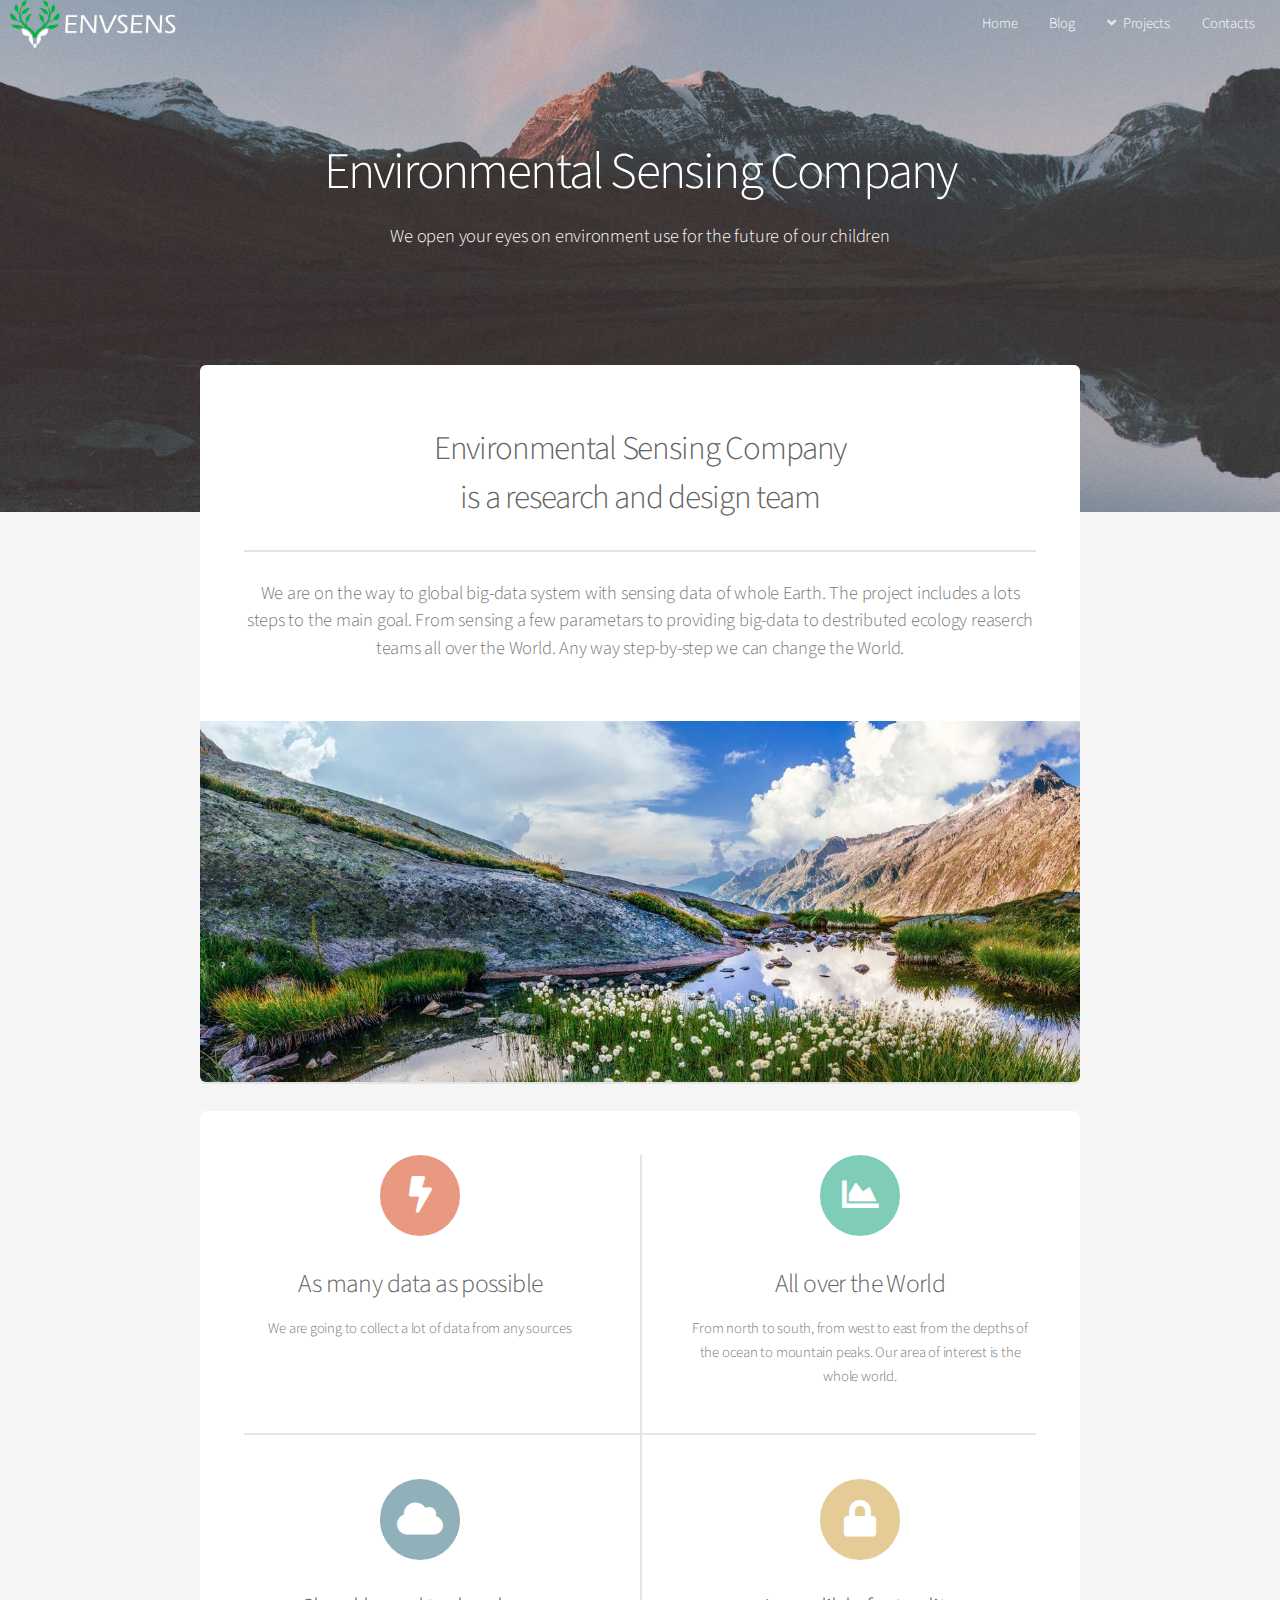
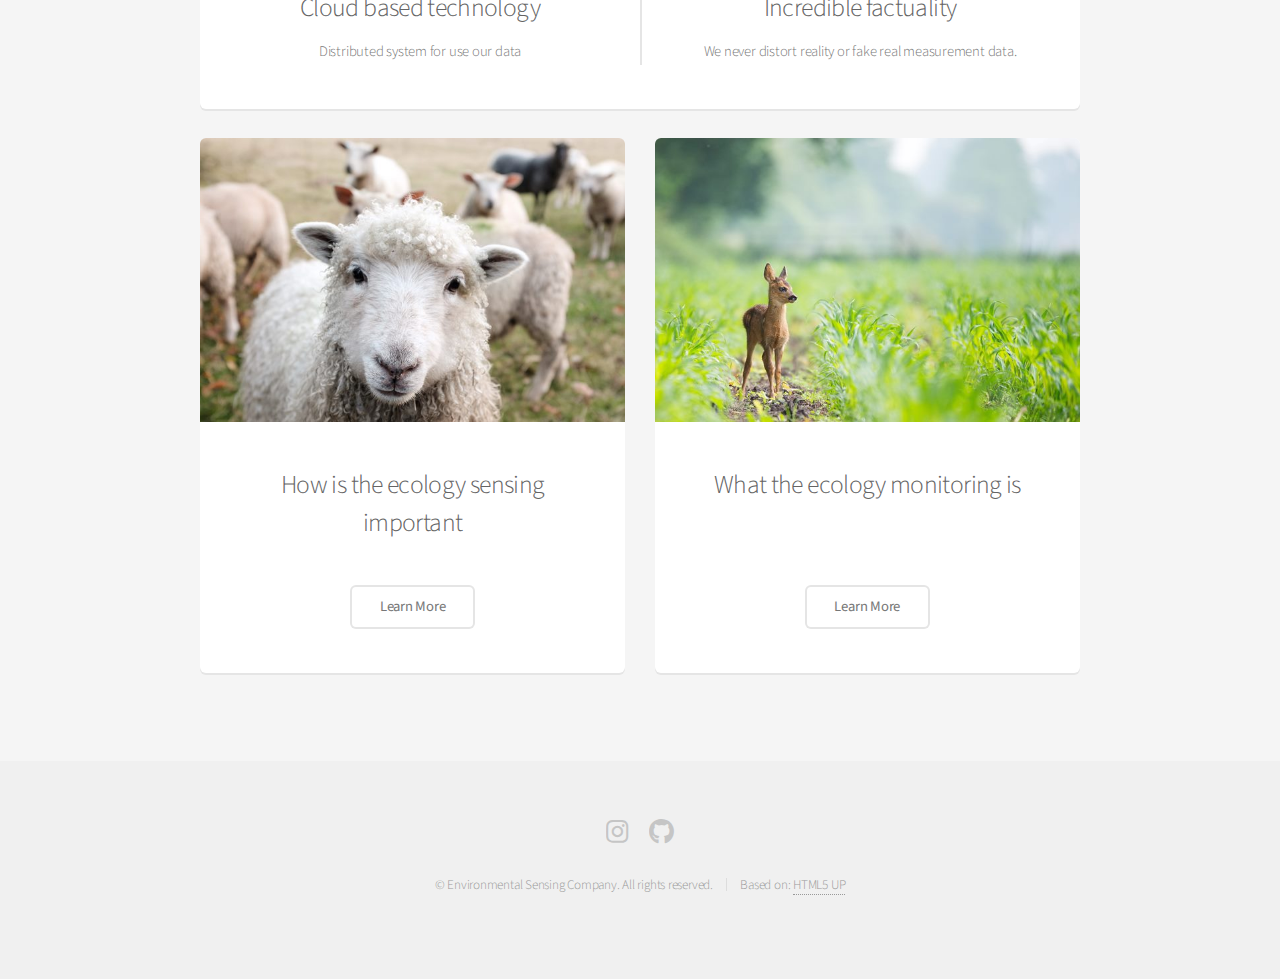
<file: index.html>
<!DOCTYPE html>
<html lang="en">
    <head>
	<title>Environmental Sensing Company</title>
	<meta charset="utf-8" />
	<meta name="viewport" content="width=device-width, initial-scale=1, user-scalable=no" />
	<link rel="shortcut icon" href="/assets/logo/favicon@0,25x.png" type="image/png"> 
	<link rel="stylesheet" href="/assets/css/main.css" />
	<meta name="keywords" content="ENVSENS" />
	<meta name="description" content="Environmental Sensing Company is a research and design team We are on the way to global big-data system with sensing data of whole Earth.  The project includes a lots steps to the main goal.  From sensing a few parametars to providing big-data to destributed ecology reaserch teams all over the World.  Any way step-by-step we can change the World." />
	<!-- Global site tag (gtag.js) - Google Analytics -->
	<script async src="https://www.googletagmanager.com/gtag/js?id=UA-163455812-1"></script>
	<script>
		window.dataLayer = window.dataLayer || [];
		function gtag(){dataLayer.push(arguments);}
		gtag('js', new Date());

		gtag('config', 'UA-163455812-1');
	</script>	
</head>


    <body class="landing is-preload">
        <div id="page-wrapper">
            <header id="header" class="alt">
    <img aria-label="Environmental Sensing Company" 
	src="/assets/logo/v5logo_1by3@0,1x.png" 
	style="height:3.25em;margin-left: 10px;margin-top:0px" 
    title="Environmental Sensing Company">
    <nav id="nav">
	<ul>
		<li><a href="/index.html">Home</a></li>
			<li><a href="/blog/">Blog</a></li>
			<li>
				<a href="/projects/" class="icon solid fa-angle-down">Projects</a>
				<ul>
					<li><a href="/projects/">Environmental Systems</a></li>
					<li><a href="/projects/">Sensing Modules</a></li>
					<li><a href="/projects/">Animal Geolocation</a></li>
					<li><a href="/projects/">Sensors</a>
						<ul>
							<li><a href="/projects/">Atmospheric sensors</a></li>
							<li><a href="/projects/">Base stations</a></li>
							<li><a href="/projects/">Environmental sensors</a></li>
						</ul>
					</li>
				</ul>
			</li>
		<li><a href="/contacts.html">Contacts</a></li>
	</ul>
</nav>

</header>
            
            <section id="banner">
	<h2>Environmental Sensing Company</h2>
	<p>We open your eyes on environment use for the future of our children</p>
	<!-- Banner <ul class="actions">
		<li><a href="#" class="button special">Sign Up</a></li>
		<li><a href="#" class="button">Learn More</a></li>
	</ul>-->
</section>

<section id="main" class="container">
	<section class="box special">
		<header class="major">
			<h2>Environmental Sensing Company
			<br />
			is a research and design team</h2>
			<p>We are on the way to global big-data system with sensing data of whole Earth. The project includes a lots steps to the main goal.
				From sensing a few parametars to providing big-data to destributed ecology reaserch teams all over the World.
				Any way step-by-step we can change the World.</p>
		</header>
		<span class="image featured"><img src="/assets/images/pic01.jpg" alt="" /></span>
	</section>

	<section class="box special features">
		<div class="features-row">
			<section>
				<span class="icon solid major fa-bolt accent2"></span>
				<h3>As many data as possible</h3>
				<p>We are going to collect a lot of data from any sources</p>
			</section>
			<section>
				<span class="icon solid major fa-chart-area accent3"></span>
				<h3>All over the World</h3>	
				<p>From north to south, from west to east from the depths of the ocean to mountain peaks. Our area of interest is the whole world.</p>
			</section>
		</div>
		<div class="features-row">
			<section>
				<span class="icon solid major fa-cloud accent4"></span>
				<h3>Cloud based technology</h3>
				<p>Distributed system for use our data</p>
			</section>
			<section>
				<span class="icon solid major fa-lock accent5"></span>
				<h3>Incredible factuality</h3>
				<p>We never distort reality or fake real measurement data.</p>
			</section>
		</div>
	</section>

	<div class="row">
		<div class="col-6 col-12-narrower" style="display: flex;">
			<section class="box special">
				<span class="image featured"><img src="/assets/images/pic08.jpg" alt="" /></span>
				<h3 style="height: 100%;">How is the ecology sensing important</h3>
				<p></p>
				<ul class="actions special">
					<li><a href="/2020/04/19/how-is-ecology-sensing-important.html" class="button alt">Learn More</a></li>
				</ul>
			</section>

		</div>
		<div class="col-6 col-12-narrower" style="display: flex;">
			<section class="box special">
				<span class="image featured"><img src="/assets/images/pic03.jpg" alt="" /></span>
				<h3 style="height: 100%;">What the ecology monitoring is</h3>
				<p></p>
				<ul class="actions special">
					<li><a href="/2020/04/12/what-the-ecology-monitoring-is.html" class="button alt">Learn More</a></li>
				</ul>
			</section>

		</div>
	</div>
</section>

            <!-- Footer -->
<footer id="footer">
	<ul class="icons">
		<li><a href="#" class="icon brands fa-instagram"><span class="label">Instagram</span></a></li>
		<li><a href="#" class="icon brands fa-github"><span class="label">Github</span></a></li>
	</ul>
	<ul class="copyright">
		<li>&copy; Environmental Sensing Company. All rights reserved.</li><li>Based on: <a href="http://html5up.net">HTML5 UP</a></li>
	</ul>
</footer>

            <script src="/assets/js/jquery.min.js"></script>
            <script src="/assets/js/jquery.dropotron.min.js"></script>
            <script src="/assets/js/jquery.scrollex.min.js"></script>
            <script src="/assets/js/browser.min.js"></script>
            <script src="/assets/js/breakpoints.min.js"></script>
            <script src="/assets/js/util.js"></script>
            <script src="/assets/js/main.js"></script>
        </div>
    </body>

</html>
</file>
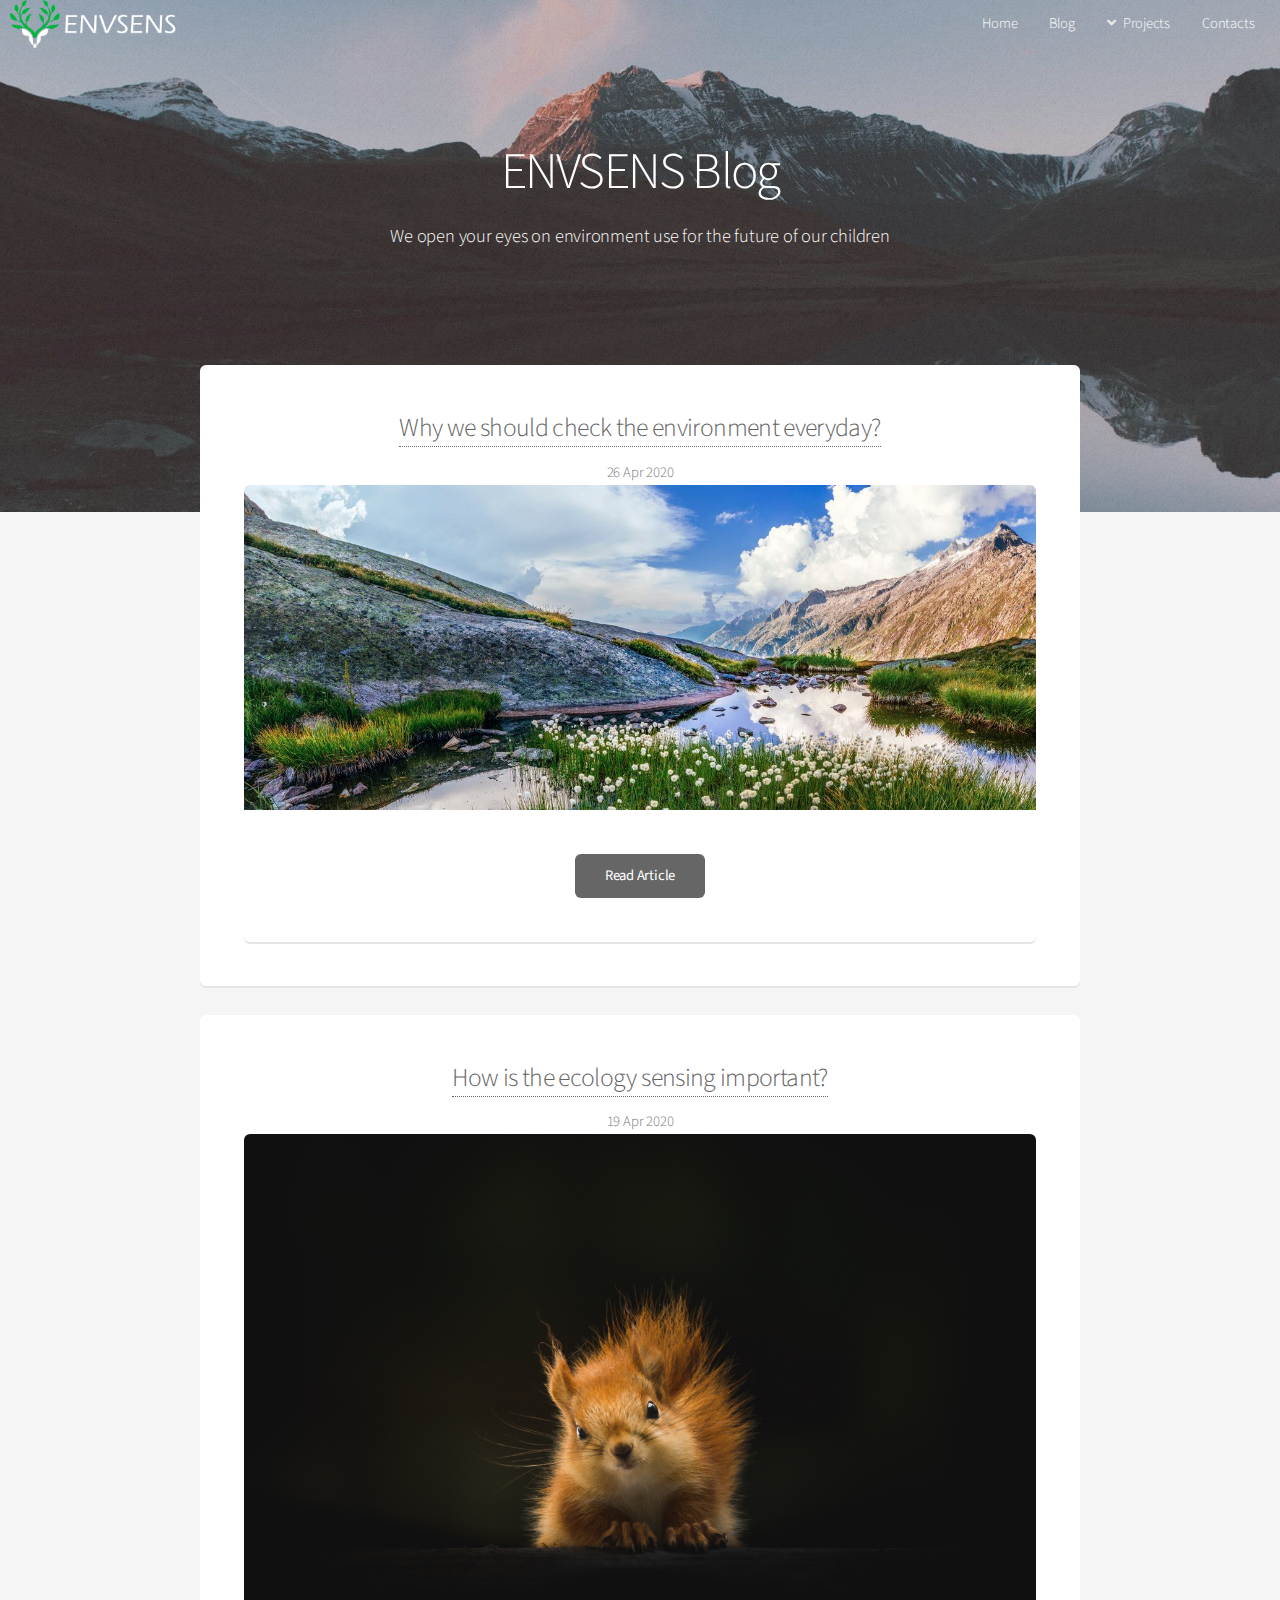
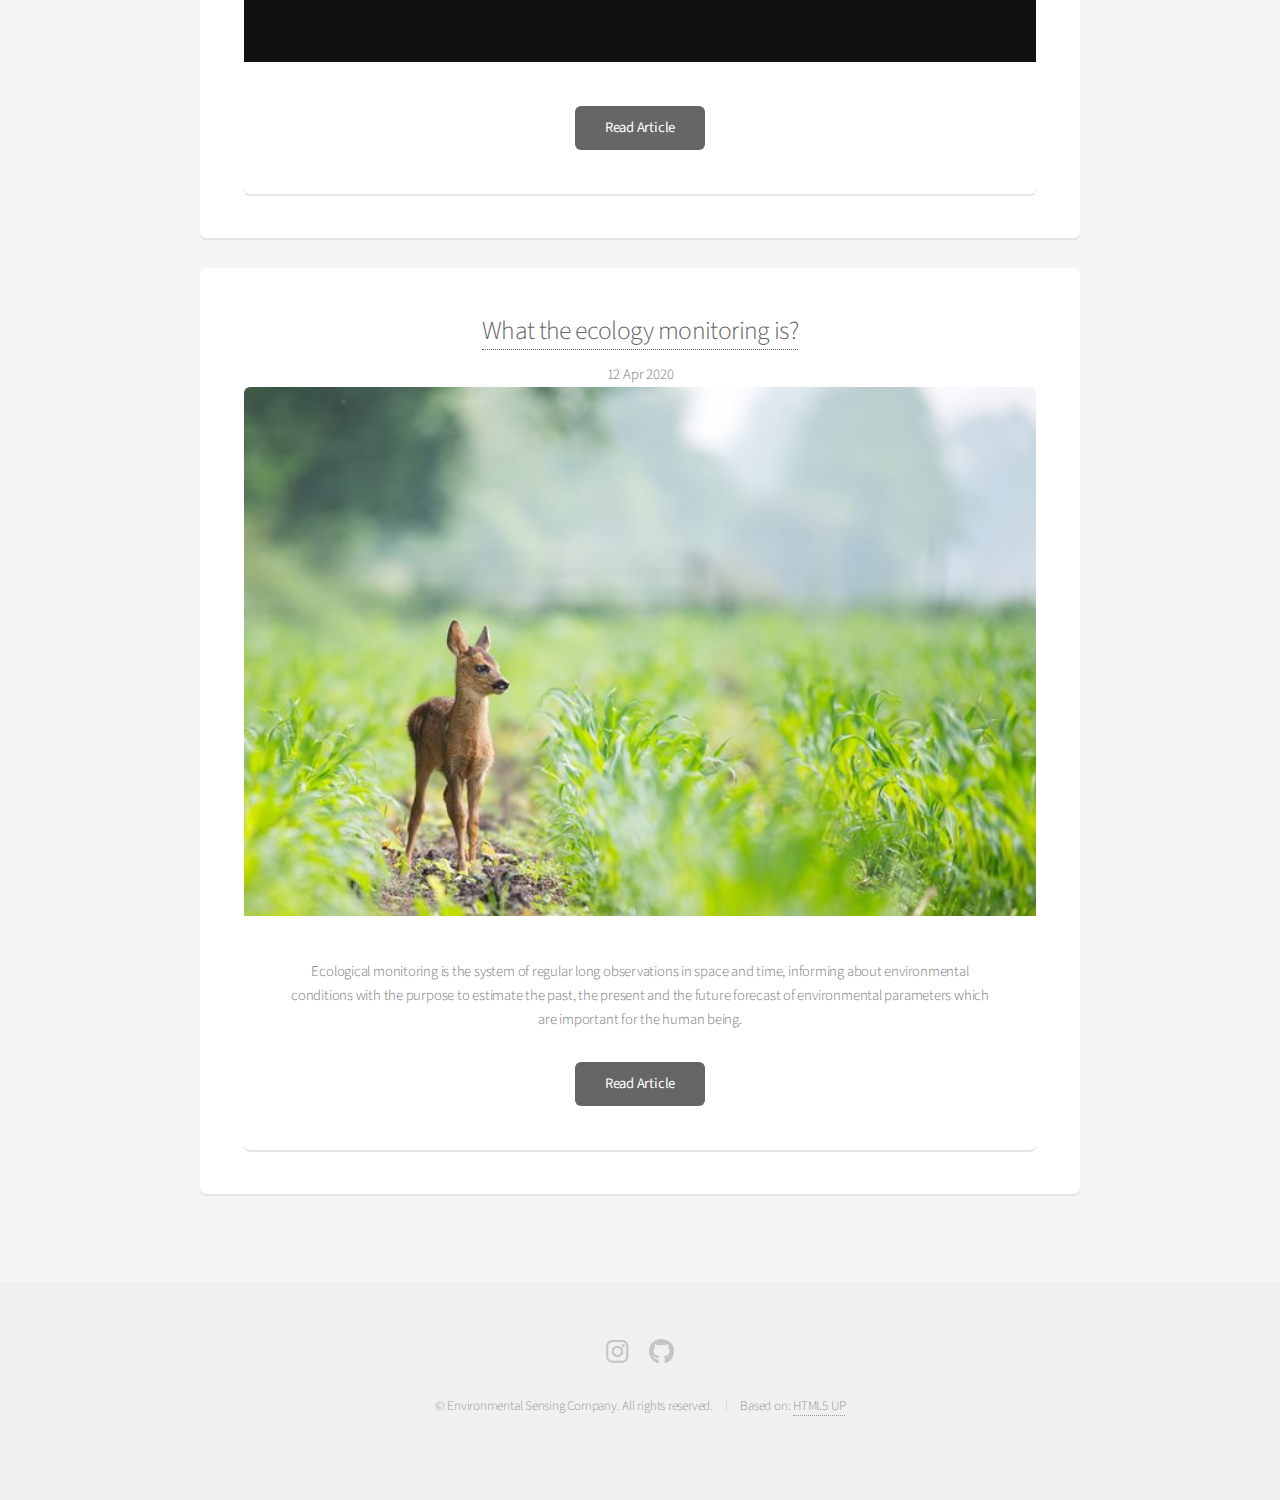
<file: blog/index.html>
<!DOCTYPE html>
<html lang="en">
    <head>
	<title>ENVSENS Blog</title>
	<meta charset="utf-8" />
	<meta name="viewport" content="width=device-width, initial-scale=1, user-scalable=no" />
	<link rel="shortcut icon" href="/assets/logo/favicon@0,25x.png" type="image/png"> 
	<link rel="stylesheet" href="/assets/css/main.css" />
	<meta name="keywords" content="ENVSENS" />
	<meta name="description" content="Environmental Sensing Company is a research and design team We are on the way to global big-data system with sensing data of whole Earth.  The project includes a lots steps to the main goal.  From sensing a few parametars to providing big-data to destributed ecology reaserch teams all over the World.  Any way step-by-step we can change the World." />
	<!-- Global site tag (gtag.js) - Google Analytics -->
	<script async src="https://www.googletagmanager.com/gtag/js?id=UA-163455812-1"></script>
	<script>
		window.dataLayer = window.dataLayer || [];
		function gtag(){dataLayer.push(arguments);}
		gtag('js', new Date());

		gtag('config', 'UA-163455812-1');
	</script>	
</head>


    <body class="landing is-preload">
        <div id="page-wrapper">
            <header id="header" class="alt">
    <img aria-label="Environmental Sensing Company" 
	src="/assets/logo/v5logo_1by3@0,1x.png" 
	style="height:3.25em;margin-left: 10px;margin-top:0px" 
    title="Environmental Sensing Company">
    <nav id="nav">
	<ul>
		<li><a href="/index.html">Home</a></li>
			<li><a href="/blog/">Blog</a></li>
			<li>
				<a href="/projects/" class="icon solid fa-angle-down">Projects</a>
				<ul>
					<li><a href="/projects/">Environmental Systems</a></li>
					<li><a href="/projects/">Sensing Modules</a></li>
					<li><a href="/projects/">Animal Geolocation</a></li>
					<li><a href="/projects/">Sensors</a>
						<ul>
							<li><a href="/projects/">Atmospheric sensors</a></li>
							<li><a href="/projects/">Base stations</a></li>
							<li><a href="/projects/">Environmental sensors</a></li>
						</ul>
					</li>
				</ul>
			</li>
		<li><a href="/contacts.html">Contacts</a></li>
	</ul>
</nav>

</header>
            
            <section id="banner">
	<h2>ENVSENS Blog</h2>
	<p>We open your eyes on environment use for the future of our children</p>
	<!-- Banner <ul class="actions">
		<li><a href="#" class="button special">Sign Up</a></li>
		<li><a href="#" class="button">Learn More</a></li>
	</ul>-->
</section>
<section id="main" class="container">

	
		
		<div class="box special">
			<h3><a href="/2020/04/26/why-we-should-check-the-environment-everyday.html">Why we should check the environment everyday?</a></h3>
			<span class="date">26 Apr 2020</span>
			<section class="box">
				<p class="image featured"><img src="/assets/images/pic01.jpg" alt="" /></p>


				<ul class="actions special">
					<li><a href="/2020/04/26/why-we-should-check-the-environment-everyday.html" class="button">Read Article</a></li>
				</ul>
			</section>
		</div>
		
		<div class="box special">
			<h3><a href="/2020/04/19/how-is-ecology-sensing-important.html">How is the ecology sensing important?</a></h3>
			<span class="date">19 Apr 2020</span>
			<section class="box">
				<p class="image featured"><img src="/assets/images/pic02.jpg" alt="" /></p>


				<ul class="actions special">
					<li><a href="/2020/04/19/how-is-ecology-sensing-important.html" class="button">Read Article</a></li>
				</ul>
			</section>
		</div>
		
		<div class="box special">
			<h3><a href="/2020/04/12/what-the-ecology-monitoring-is.html">What the ecology monitoring is?</a></h3>
			<span class="date">12 Apr 2020</span>
			<section class="box">
				<p class="image featured"><img src="/assets/images/pic03.jpg" alt="" /></p>

<p>Ecological monitoring is the system of regular long observations in space and time, informing about environmental conditions with the purpose to estimate the past, the present and the future forecast of environmental parameters which are important for the human being.</p>

				<ul class="actions special">
					<li><a href="/2020/04/12/what-the-ecology-monitoring-is.html" class="button">Read Article</a></li>
				</ul>
			</section>
		</div>
		

</section>
 

            <!-- Footer -->
<footer id="footer">
	<ul class="icons">
		<li><a href="#" class="icon brands fa-instagram"><span class="label">Instagram</span></a></li>
		<li><a href="#" class="icon brands fa-github"><span class="label">Github</span></a></li>
	</ul>
	<ul class="copyright">
		<li>&copy; Environmental Sensing Company. All rights reserved.</li><li>Based on: <a href="http://html5up.net">HTML5 UP</a></li>
	</ul>
</footer>

            <script src="/assets/js/jquery.min.js"></script>
            <script src="/assets/js/jquery.dropotron.min.js"></script>
            <script src="/assets/js/jquery.scrollex.min.js"></script>
            <script src="/assets/js/browser.min.js"></script>
            <script src="/assets/js/breakpoints.min.js"></script>
            <script src="/assets/js/util.js"></script>
            <script src="/assets/js/main.js"></script>
        </div>
    </body>

</html>
</file>
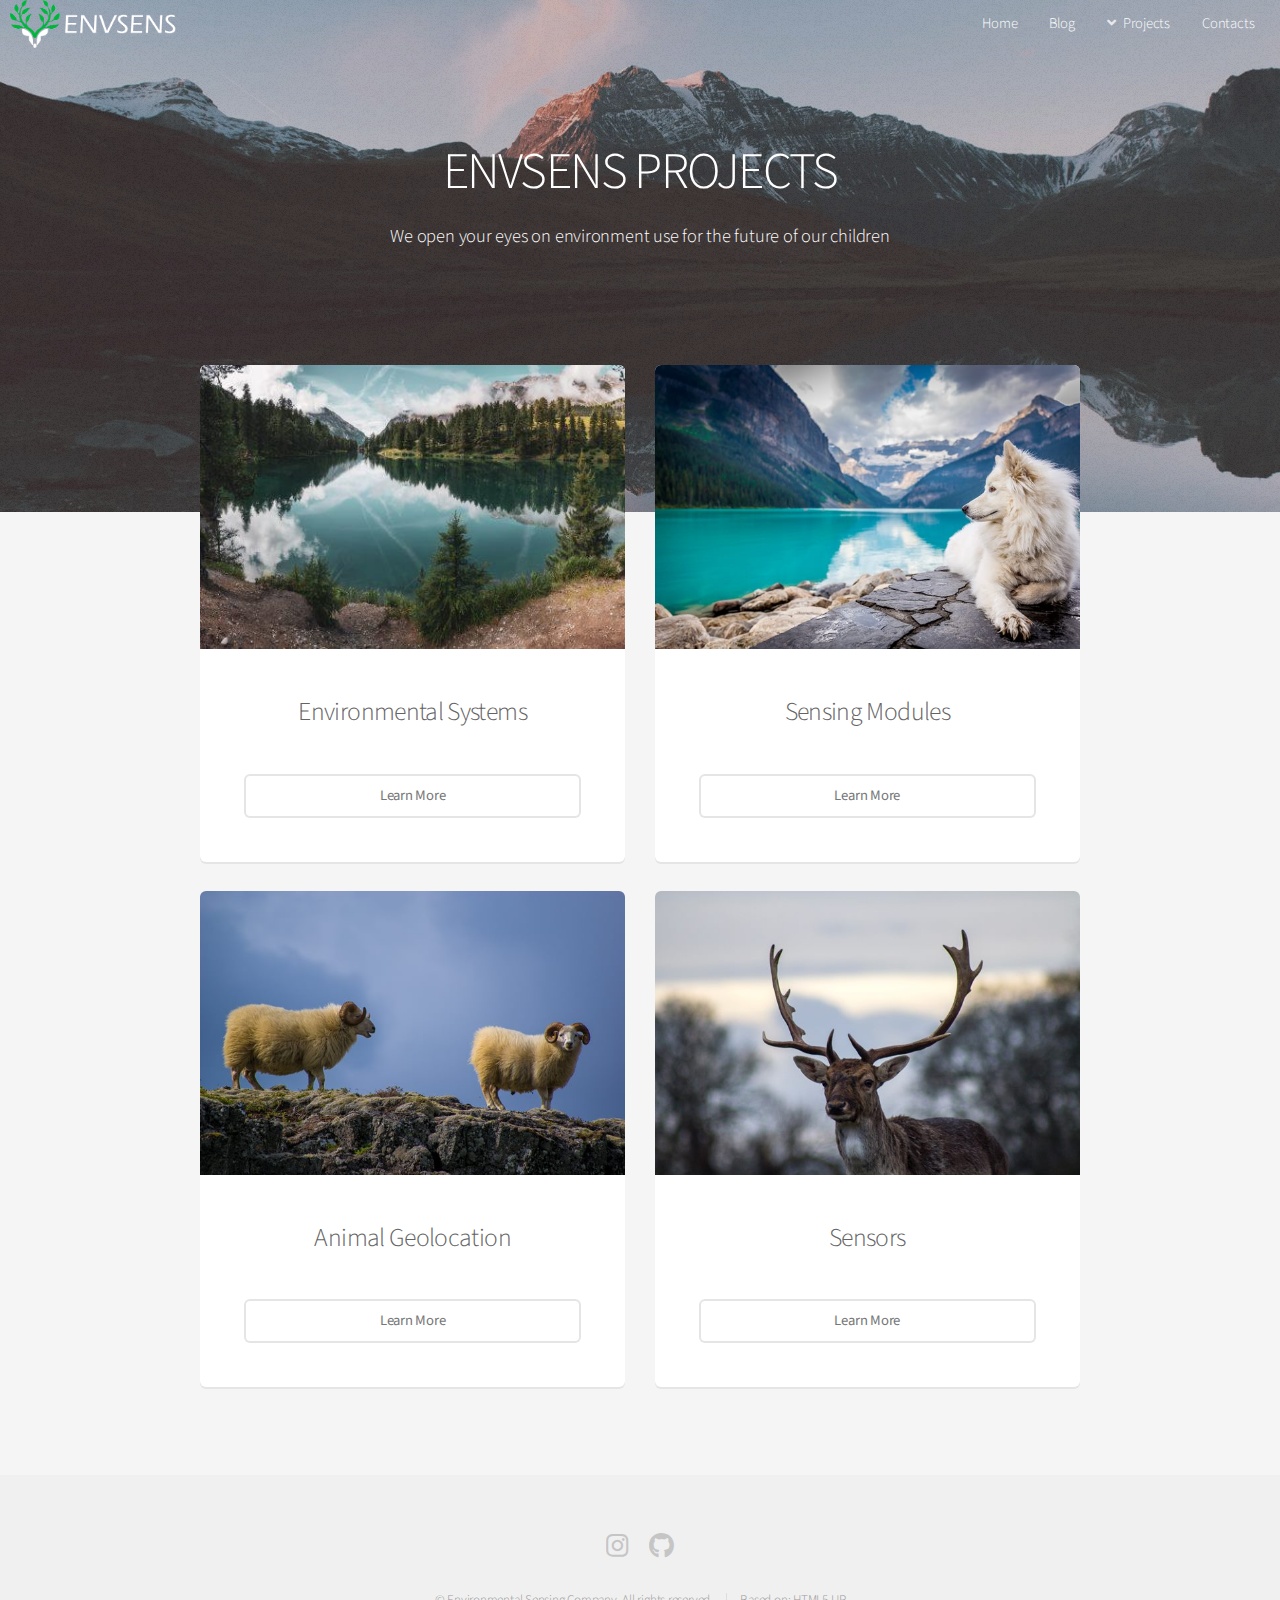
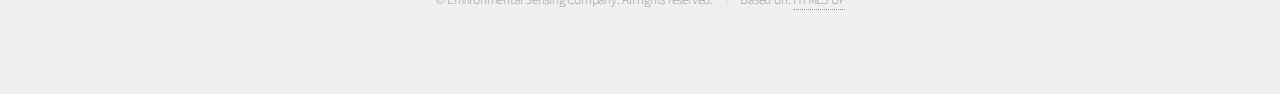
<file: projects/index.html>
<!DOCTYPE html>
<html lang="en">
    <head>
	<title>ENVSENS Projects</title>
	<meta charset="utf-8" />
	<meta name="viewport" content="width=device-width, initial-scale=1, user-scalable=no" />
	<link rel="shortcut icon" href="/assets/logo/favicon@0,25x.png" type="image/png"> 
	<link rel="stylesheet" href="/assets/css/main.css" />
	<meta name="keywords" content="ENVSENS" />
	<meta name="description" content="Environmental Sensing Company is a research and design team We are on the way to global big-data system with sensing data of whole Earth.  The project includes a lots steps to the main goal.  From sensing a few parametars to providing big-data to destributed ecology reaserch teams all over the World.  Any way step-by-step we can change the World." />
	<!-- Global site tag (gtag.js) - Google Analytics -->
	<script async src="https://www.googletagmanager.com/gtag/js?id=UA-163455812-1"></script>
	<script>
		window.dataLayer = window.dataLayer || [];
		function gtag(){dataLayer.push(arguments);}
		gtag('js', new Date());

		gtag('config', 'UA-163455812-1');
	</script>	
</head>


    <body class="landing is-preload">
        <div id="page-wrapper">
            <header id="header" class="alt">
    <img aria-label="Environmental Sensing Company" 
	src="/assets/logo/v5logo_1by3@0,1x.png" 
	style="height:3.25em;margin-left: 10px;margin-top:0px" 
    title="Environmental Sensing Company">
    <nav id="nav">
	<ul>
		<li><a href="/index.html">Home</a></li>
			<li><a href="/blog/">Blog</a></li>
			<li>
				<a href="/projects/" class="icon solid fa-angle-down">Projects</a>
				<ul>
					<li><a href="/projects/">Environmental Systems</a></li>
					<li><a href="/projects/">Sensing Modules</a></li>
					<li><a href="/projects/">Animal Geolocation</a></li>
					<li><a href="/projects/">Sensors</a>
						<ul>
							<li><a href="/projects/">Atmospheric sensors</a></li>
							<li><a href="/projects/">Base stations</a></li>
							<li><a href="/projects/">Environmental sensors</a></li>
						</ul>
					</li>
				</ul>
			</li>
		<li><a href="/contacts.html">Contacts</a></li>
	</ul>
</nav>

</header>
            
            <section id="banner">
	<h2>ENVSENS PROJECTS</h2>
	<p>We open your eyes on environment use for the future of our children</p>
	<!-- Banner <ul class="actions">
		<li><a href="#" class="button special">Sign Up</a></li>
		<li><a href="#" class="button">Learn More</a></li>
	</ul>-->
</section>


<section id="main" class="container">

	<div class="row">
		<div class="col-6 col-12-mobilep">

			<section class="box special">
				<span class="image featured"><img src="/assets/images/pic12.jpg" alt="" /></span>
				<h3>Environmental Systems</h3>
				<p></p>
				<a href="#" class="button alt">Learn More</a>
			</section>

		</div>
		<div class="col-6 col-12-mobilep">

			<section class="box special features">
				<span class="image featured"><img src="/assets/images/pic11.jpg" alt="" /></span>
				<h3>Sensing Modules</h3>
				<p></p>		
				<a href="#" class="button alt">Learn More</a>		
			</section>

		</div>
	</div>
	<div class="row">
		<div class="col-6 col-12-mobilep">

			<section class="box special">
				<span class="image featured"><img src="/assets/images/pic10.jpg" alt="" /></span>
				<h3>Animal Geolocation</h3>
				<p></p>
				<a href="#" class="button alt">Learn More</a>
			</section>

		</div>
		<div class="col-6 col-12-mobilep">

			<section class="box special features">
				<span class="image featured"><img src="/assets/images/pic09.jpg" alt="" /></span>
				<h3>Sensors</h3>
				<p></p>
				<a href="#" class="button alt">Learn More</a>

			</section>

		</div>
	</div>
</section>

            <!-- Footer -->
<footer id="footer">
	<ul class="icons">
		<li><a href="#" class="icon brands fa-instagram"><span class="label">Instagram</span></a></li>
		<li><a href="#" class="icon brands fa-github"><span class="label">Github</span></a></li>
	</ul>
	<ul class="copyright">
		<li>&copy; Environmental Sensing Company. All rights reserved.</li><li>Based on: <a href="http://html5up.net">HTML5 UP</a></li>
	</ul>
</footer>

            <script src="/assets/js/jquery.min.js"></script>
            <script src="/assets/js/jquery.dropotron.min.js"></script>
            <script src="/assets/js/jquery.scrollex.min.js"></script>
            <script src="/assets/js/browser.min.js"></script>
            <script src="/assets/js/breakpoints.min.js"></script>
            <script src="/assets/js/util.js"></script>
            <script src="/assets/js/main.js"></script>
        </div>
    </body>

</html>
</file>
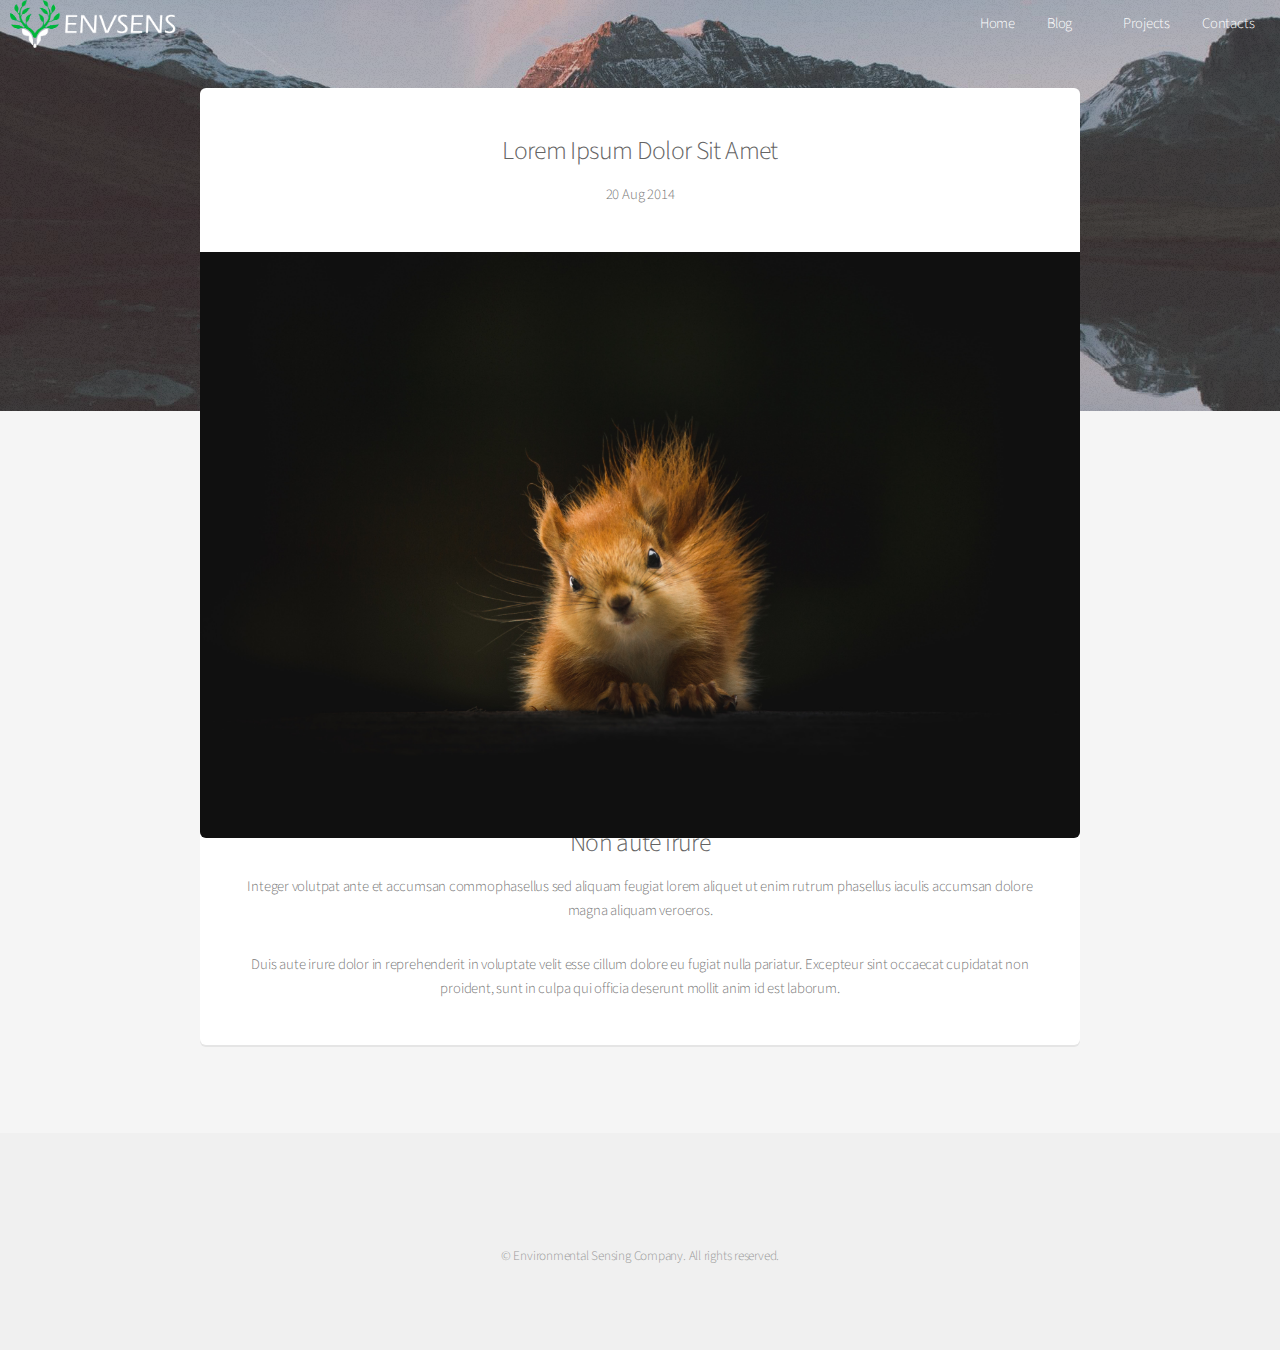
<file: 2014/08/20/another-post.html>
<!DOCTYPE html>
<html lang="en">
    <head>
	<title>Lorem Ipsum Dolor Sit Amet</title>
	<meta http-equiv="content-type" content="text/html; charset=utf-8" />
	<meta name="description" content="Environmental Sensing Company is a research and design team We are on the way to global big-data system with sensing data of whole Earth.  The project includes a lots steps to the main goal.  From sensing a few parametars to providing big-data to destributed ecology reaserch teams all over the World.  Any way step-by-step we can change the World." />
	<meta name="keywords" content="ENVSENS" />
	<link rel="shortcut icon" href="/assets/logo/favicon@0,25x.png" type="image/png"> 
	<link rel="preload" as="style" href="/assets/css/style.css" onload="this.rel='stylesheet'">
	<noscript>
		<link rel="stylesheet" href="/assets/css/skel.css" />
		<link rel="stylesheet" href="/assets/css/style.css" />
		<link rel="stylesheet" href="/assets/css/style-normal.css" />
	</noscript>
		<!--[if lte IE 8]><script src="/assets/css/ie/html5shiv.js"></script><![endif]-->

	<script src="https://ajax.googleapis.com/ajax/libs/jquery/3.4.1/jquery.min.js"></script>

	<script src="/assets/js/jquery.dropotron.min.js"></script>
	<script src="/assets/js/skel.min.js"></script>
	<script src="/assets/js/skel-layers.min.js"></script>
	<script src="/assets/js/jquery.scrollgress.min.js"></script>
	<script src="/assets/js/init.js"></script>
	<!-- Global site tag (gtag.js) - Google Analytics -->
	<script async src="https://www.googletagmanager.com/gtag/js?id=UA-163455812-1"></script>
	<script>
		window.dataLayer = window.dataLayer || [];
		function gtag(){dataLayer.push(arguments);}
		gtag('js', new Date());

		gtag('config', 'UA-163455812-1');
	</script>	

	<!--[if lte IE 8]><link rel="stylesheet" href="/assets/css/ie/v8.css" /><![endif]-->
</head>




    <body>
        <!-- Header -->
<header id="header" class="alt">
	
	<img aria-label="Environmental Sensing Company" 
	src="/assets/logo/v5logo_1by3@0,1x.png" 
	style="height:3.25em;margin-left: 10px;margin-top:0px" 
	title="Environmental Sensing Company">
	
	<!-- Header 
	<h1><a href="/index.html">E N V S E N S</a></h1>
	-->
	
	<nav id="nav">
		<ul>
			<li><a href="/index.html">Home</a></li>
			<li><a href="/blog/">Blog</a></li>
			<li>
				<a href="/projects/" class="icon fa-angle-down">Projects</a>
				<ul>
					<li><a href="#">Environmental Systems</a></li>
					<li><a href="#">Sensing Elements</a></li>
					<li><a href="#">Animal Geolocation</a></li>
					<li><a href="#">Sensors</a>
						<ul>
							<li><a href="#">Atmospheric sensors</a></li>
							<li><a href="#">Base stations</a></li>
							<li><a href="#">Environmental sensors</a></li>
							<li><a href="#">Option Four</a></li>
						</ul>
					</li>
				</ul>
			</li>
			<li><a href="/contacts.html">Contacts</a></li>
		</ul>
	</nav>
</header>

        <!-- Banner -->
		<section id="banner"></section>
		<section id="main" class="container">
			<section class="box special">
				<h3>Lorem Ipsum Dolor Sit Amet</h3>
				<span class="date">20 Aug 2014</span>
				<p><span class="image featured"><img src="/assets/images/pic02.jpg" alt="" /></span></p>
<h3>Non aute irure</h3>
<p>Integer volutpat ante et accumsan commophasellus sed aliquam feugiat lorem aliquet ut enim rutrum phasellus iaculis accumsan dolore magna aliquam veroeros.</p>
<p>Duis aute irure dolor in reprehenderit in voluptate velit esse cillum dolore eu fugiat nulla pariatur. Excepteur sint occaecat cupidatat non proident, sunt in culpa qui officia deserunt mollit anim id est laborum.</p>

			</section>
		</section>
		
        <!-- Footer -->
<footer id="footer">
	<ul class="icons">
		<!--<<li><a href="#" class="icon fa-twitter"><span class="label">Twitter</span></a></li>
		<li><a href="#" class="icon fa-facebook"><span class="label">Facebook</span></a></li>-->
		<li><a href="#" class="icon fa-instagram"><span class="label">Instagram</span></a></li>
		<li><a href="#" class="icon fa-github"><span class="label">Github</span></a></li>
		<!--<li><a href="#" class="icon fa-dribbble"><span class="label">Dribbble</span></a></li>
		<li><a href="#" class="icon fa-google-plus"><span class="label">Google+</span></a></li>-->
	</ul>
	<ul class="copyright">
		<li>&copy; Environmental Sensing Company. All rights reserved.
	</ul>
</footer>


    </body>

</html>
</file>
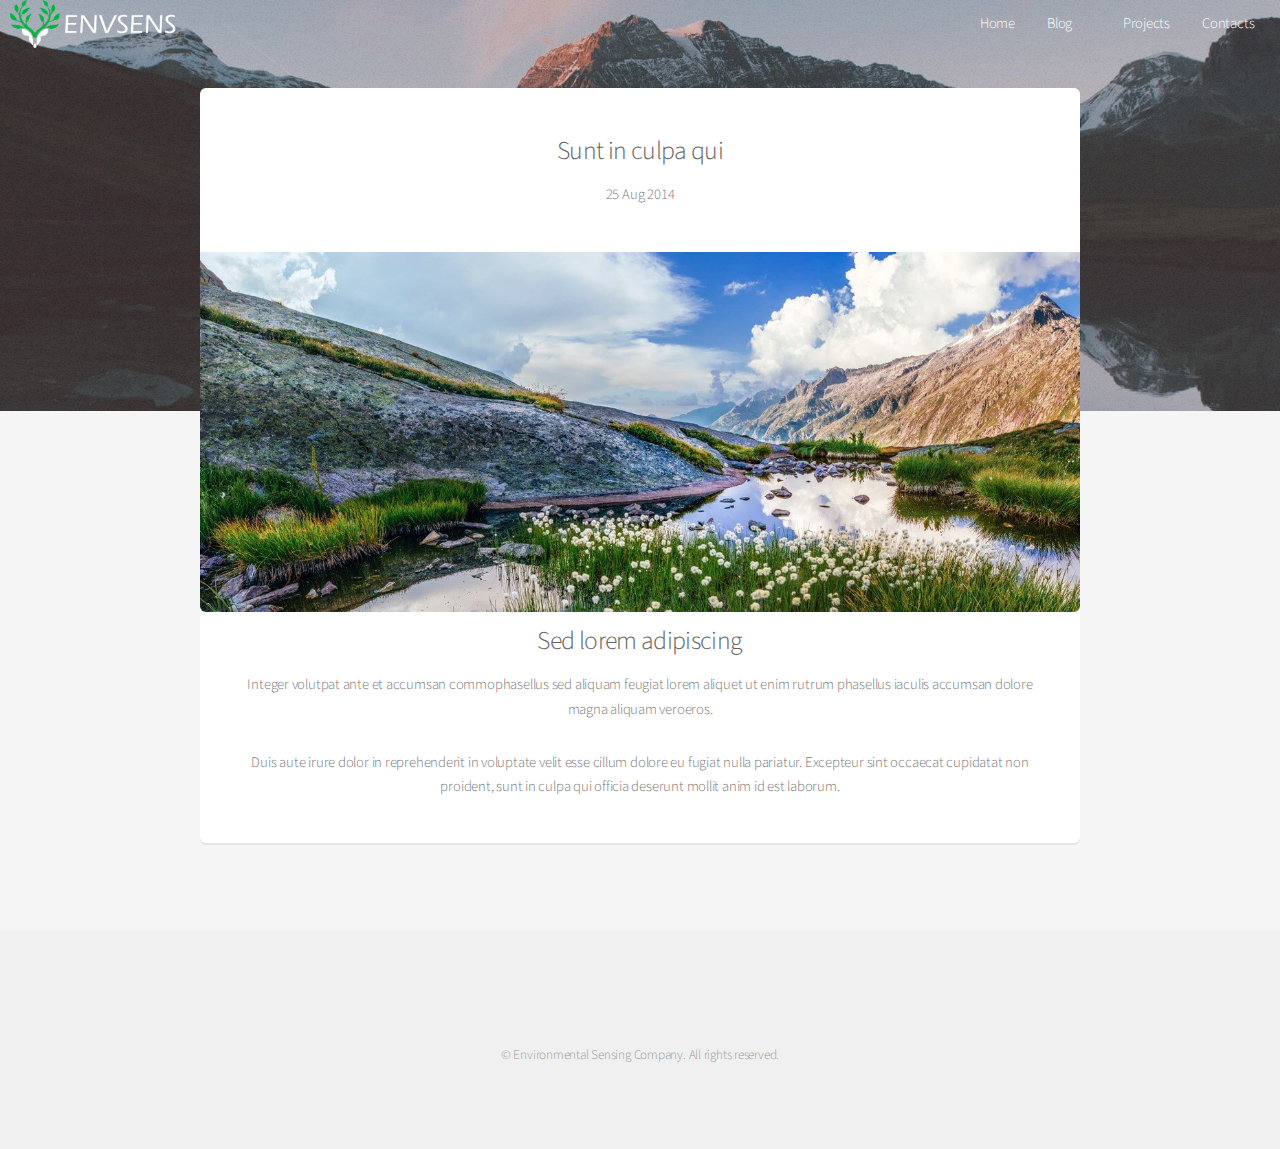
<file: 2014/08/25/test-post.html>
<!DOCTYPE html>
<html lang="en">
    <head>
	<title>Sunt in culpa qui</title>
	<meta http-equiv="content-type" content="text/html; charset=utf-8" />
	<meta name="description" content="Environmental Sensing Company is a research and design team We are on the way to global big-data system with sensing data of whole Earth.  The project includes a lots steps to the main goal.  From sensing a few parametars to providing big-data to destributed ecology reaserch teams all over the World.  Any way step-by-step we can change the World." />
	<meta name="keywords" content="ENVSENS" />
	<link rel="shortcut icon" href="/assets/logo/favicon@0,25x.png" type="image/png"> 
	<link rel="preload" as="style" href="/assets/css/style.css" onload="this.rel='stylesheet'">
	<noscript>
		<link rel="stylesheet" href="/assets/css/skel.css" />
		<link rel="stylesheet" href="/assets/css/style.css" />
		<link rel="stylesheet" href="/assets/css/style-normal.css" />
	</noscript>
		<!--[if lte IE 8]><script src="/assets/css/ie/html5shiv.js"></script><![endif]-->

	<script src="https://ajax.googleapis.com/ajax/libs/jquery/3.4.1/jquery.min.js"></script>

	<script src="/assets/js/jquery.dropotron.min.js"></script>
	<script src="/assets/js/skel.min.js"></script>
	<script src="/assets/js/skel-layers.min.js"></script>
	<script src="/assets/js/jquery.scrollgress.min.js"></script>
	<script src="/assets/js/init.js"></script>
	<!-- Global site tag (gtag.js) - Google Analytics -->
	<script async src="https://www.googletagmanager.com/gtag/js?id=UA-163455812-1"></script>
	<script>
		window.dataLayer = window.dataLayer || [];
		function gtag(){dataLayer.push(arguments);}
		gtag('js', new Date());

		gtag('config', 'UA-163455812-1');
	</script>	

	<!--[if lte IE 8]><link rel="stylesheet" href="/assets/css/ie/v8.css" /><![endif]-->
</head>




    <body>
        <!-- Header -->
<header id="header" class="alt">
	
	<img aria-label="Environmental Sensing Company" 
	src="/assets/logo/v5logo_1by3@0,1x.png" 
	style="height:3.25em;margin-left: 10px;margin-top:0px" 
	title="Environmental Sensing Company">
	
	<!-- Header 
	<h1><a href="/index.html">E N V S E N S</a></h1>
	-->
	
	<nav id="nav">
		<ul>
			<li><a href="/index.html">Home</a></li>
			<li><a href="/blog/">Blog</a></li>
			<li>
				<a href="/projects/" class="icon fa-angle-down">Projects</a>
				<ul>
					<li><a href="#">Environmental Systems</a></li>
					<li><a href="#">Sensing Elements</a></li>
					<li><a href="#">Animal Geolocation</a></li>
					<li><a href="#">Sensors</a>
						<ul>
							<li><a href="#">Atmospheric sensors</a></li>
							<li><a href="#">Base stations</a></li>
							<li><a href="#">Environmental sensors</a></li>
							<li><a href="#">Option Four</a></li>
						</ul>
					</li>
				</ul>
			</li>
			<li><a href="/contacts.html">Contacts</a></li>
		</ul>
	</nav>
</header>

        <!-- Banner -->
		<section id="banner"></section>
		<section id="main" class="container">
			<section class="box special">
				<h3>Sunt in culpa qui</h3>
				<span class="date">25 Aug 2014</span>
				<p><span class="image featured"><img src="/assets/images/pic01.jpg" alt="" /></span>
&lt;/br&gt;</p>
<h3>Sed lorem adipiscing</h3>
<p>Integer volutpat ante et accumsan commophasellus sed aliquam feugiat lorem aliquet ut enim rutrum phasellus iaculis accumsan dolore magna aliquam veroeros.</p>
<p>Duis aute irure dolor in reprehenderit in voluptate velit esse cillum dolore eu fugiat nulla pariatur. Excepteur sint occaecat cupidatat non proident, sunt in culpa qui officia deserunt mollit anim id est laborum.</p>

			</section>
		</section>
		
        <!-- Footer -->
<footer id="footer">
	<ul class="icons">
		<!--<<li><a href="#" class="icon fa-twitter"><span class="label">Twitter</span></a></li>
		<li><a href="#" class="icon fa-facebook"><span class="label">Facebook</span></a></li>-->
		<li><a href="#" class="icon fa-instagram"><span class="label">Instagram</span></a></li>
		<li><a href="#" class="icon fa-github"><span class="label">Github</span></a></li>
		<!--<li><a href="#" class="icon fa-dribbble"><span class="label">Dribbble</span></a></li>
		<li><a href="#" class="icon fa-google-plus"><span class="label">Google+</span></a></li>-->
	</ul>
	<ul class="copyright">
		<li>&copy; Environmental Sensing Company. All rights reserved.
	</ul>
</footer>


    </body>

</html>
</file>
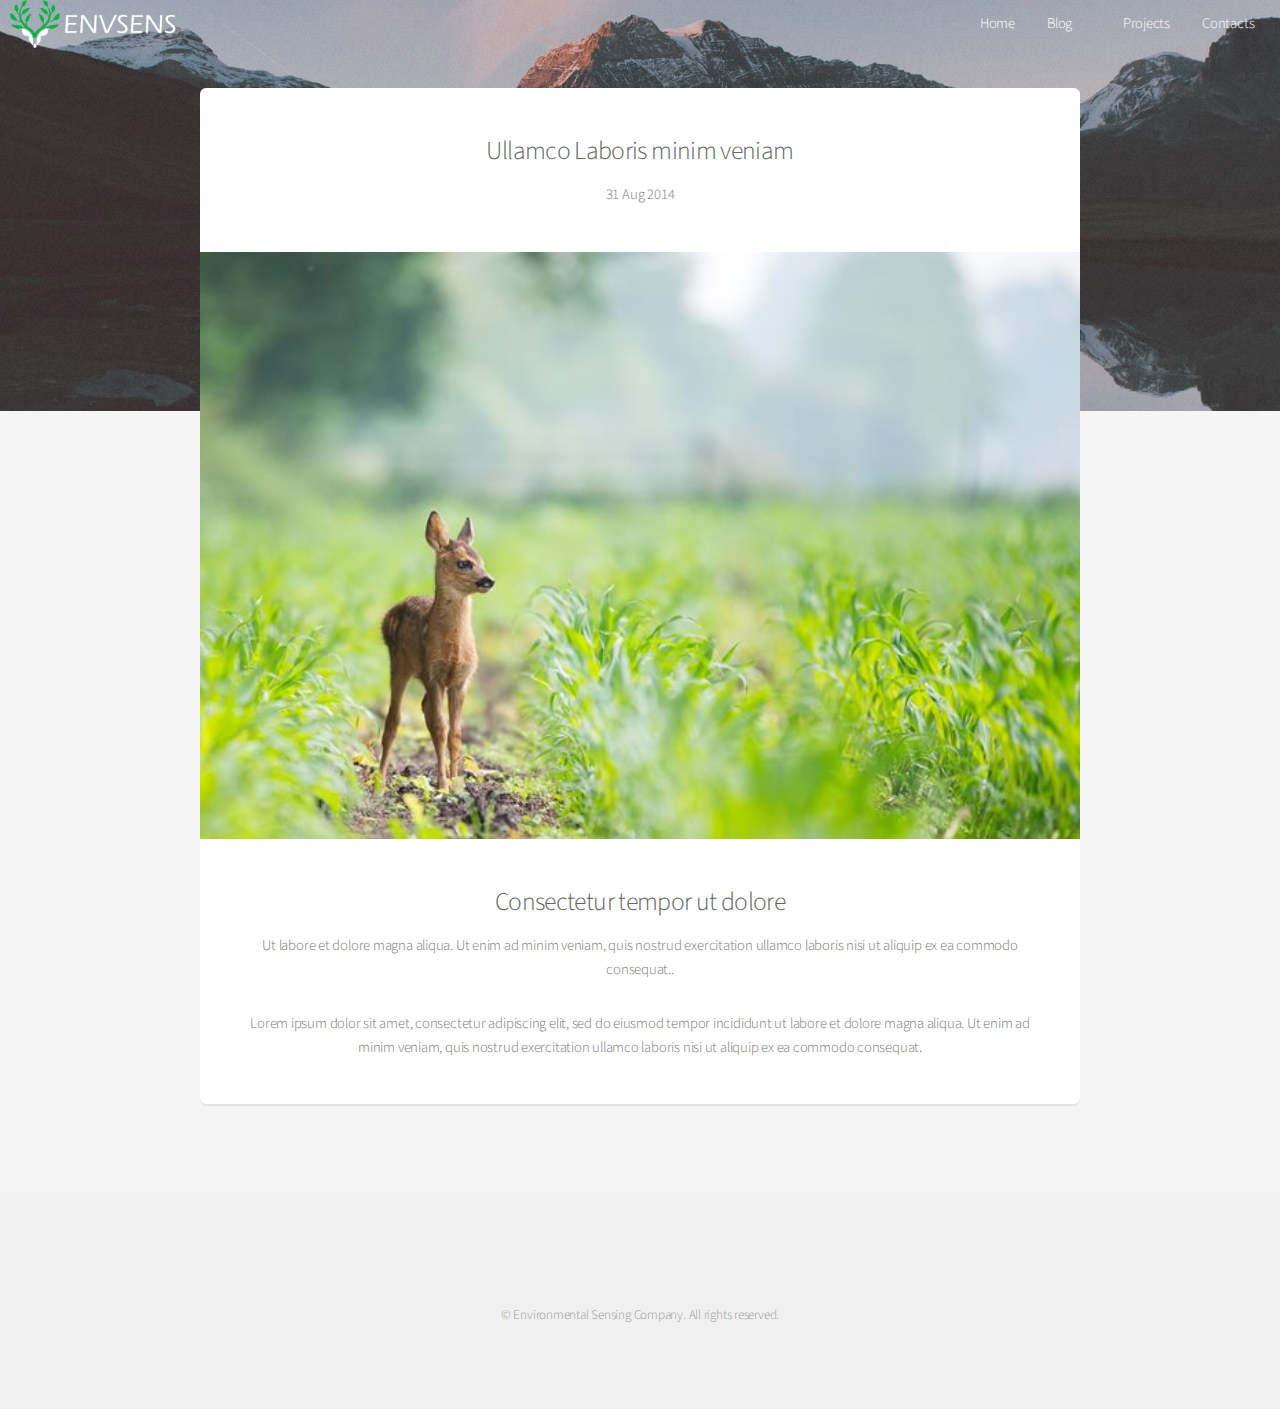
<file: 2014/08/31/hello-word.html>
<!DOCTYPE html>
<html lang="en">
    <head>
	<title>Ullamco Laboris minim veniam</title>
	<meta http-equiv="content-type" content="text/html; charset=utf-8" />
	<meta name="description" content="Environmental Sensing Company is a research and design team We are on the way to global big-data system with sensing data of whole Earth.  The project includes a lots steps to the main goal.  From sensing a few parametars to providing big-data to destributed ecology reaserch teams all over the World.  Any way step-by-step we can change the World." />
	<meta name="keywords" content="ENVSENS" />
	<link rel="shortcut icon" href="/assets/logo/favicon@0,25x.png" type="image/png"> 
	<link rel="preload" as="style" href="/assets/css/style.css" onload="this.rel='stylesheet'">
	<noscript>
		<link rel="stylesheet" href="/assets/css/skel.css" />
		<link rel="stylesheet" href="/assets/css/style.css" />
		<link rel="stylesheet" href="/assets/css/style-normal.css" />
	</noscript>
		<!--[if lte IE 8]><script src="/assets/css/ie/html5shiv.js"></script><![endif]-->

	<script src="https://ajax.googleapis.com/ajax/libs/jquery/3.4.1/jquery.min.js"></script>

	<script src="/assets/js/jquery.dropotron.min.js"></script>
	<script src="/assets/js/skel.min.js"></script>
	<script src="/assets/js/skel-layers.min.js"></script>
	<script src="/assets/js/jquery.scrollgress.min.js"></script>
	<script src="/assets/js/init.js"></script>
	<!-- Global site tag (gtag.js) - Google Analytics -->
	<script async src="https://www.googletagmanager.com/gtag/js?id=UA-163455812-1"></script>
	<script>
		window.dataLayer = window.dataLayer || [];
		function gtag(){dataLayer.push(arguments);}
		gtag('js', new Date());

		gtag('config', 'UA-163455812-1');
	</script>	

	<!--[if lte IE 8]><link rel="stylesheet" href="/assets/css/ie/v8.css" /><![endif]-->
</head>




    <body>
        <!-- Header -->
<header id="header" class="alt">
	
	<img aria-label="Environmental Sensing Company" 
	src="/assets/logo/v5logo_1by3@0,1x.png" 
	style="height:3.25em;margin-left: 10px;margin-top:0px" 
	title="Environmental Sensing Company">
	
	<!-- Header 
	<h1><a href="/index.html">E N V S E N S</a></h1>
	-->
	
	<nav id="nav">
		<ul>
			<li><a href="/index.html">Home</a></li>
			<li><a href="/blog/">Blog</a></li>
			<li>
				<a href="/projects/" class="icon fa-angle-down">Projects</a>
				<ul>
					<li><a href="#">Environmental Systems</a></li>
					<li><a href="#">Sensing Elements</a></li>
					<li><a href="#">Animal Geolocation</a></li>
					<li><a href="#">Sensors</a>
						<ul>
							<li><a href="#">Atmospheric sensors</a></li>
							<li><a href="#">Base stations</a></li>
							<li><a href="#">Environmental sensors</a></li>
							<li><a href="#">Option Four</a></li>
						</ul>
					</li>
				</ul>
			</li>
			<li><a href="/contacts.html">Contacts</a></li>
		</ul>
	</nav>
</header>

        <!-- Banner -->
		<section id="banner"></section>
		<section id="main" class="container">
			<section class="box special">
				<h3>Ullamco Laboris minim veniam</h3>
				<span class="date">31 Aug 2014</span>
				<p class="image featured"><img src="/assets/images/pic03.jpg" alt="" /></p>

<h3 id="consectetur-tempor-ut-dolore">Consectetur tempor ut dolore</h3>

<p>Ut labore et dolore magna aliqua. Ut enim ad minim veniam, quis nostrud exercitation ullamco laboris nisi ut aliquip ex ea commodo consequat..</p>

<p>Lorem ipsum dolor sit amet, consectetur adipiscing elit, sed do eiusmod tempor incididunt ut labore et dolore magna aliqua. Ut enim ad minim veniam, quis nostrud exercitation ullamco laboris nisi ut aliquip ex ea commodo consequat.</p>

			</section>
		</section>
		
        <!-- Footer -->
<footer id="footer">
	<ul class="icons">
		<!--<<li><a href="#" class="icon fa-twitter"><span class="label">Twitter</span></a></li>
		<li><a href="#" class="icon fa-facebook"><span class="label">Facebook</span></a></li>-->
		<li><a href="#" class="icon fa-instagram"><span class="label">Instagram</span></a></li>
		<li><a href="#" class="icon fa-github"><span class="label">Github</span></a></li>
		<!--<li><a href="#" class="icon fa-dribbble"><span class="label">Dribbble</span></a></li>
		<li><a href="#" class="icon fa-google-plus"><span class="label">Google+</span></a></li>-->
	</ul>
	<ul class="copyright">
		<li>&copy; Environmental Sensing Company. All rights reserved.
	</ul>
</footer>


    </body>

</html>
</file>
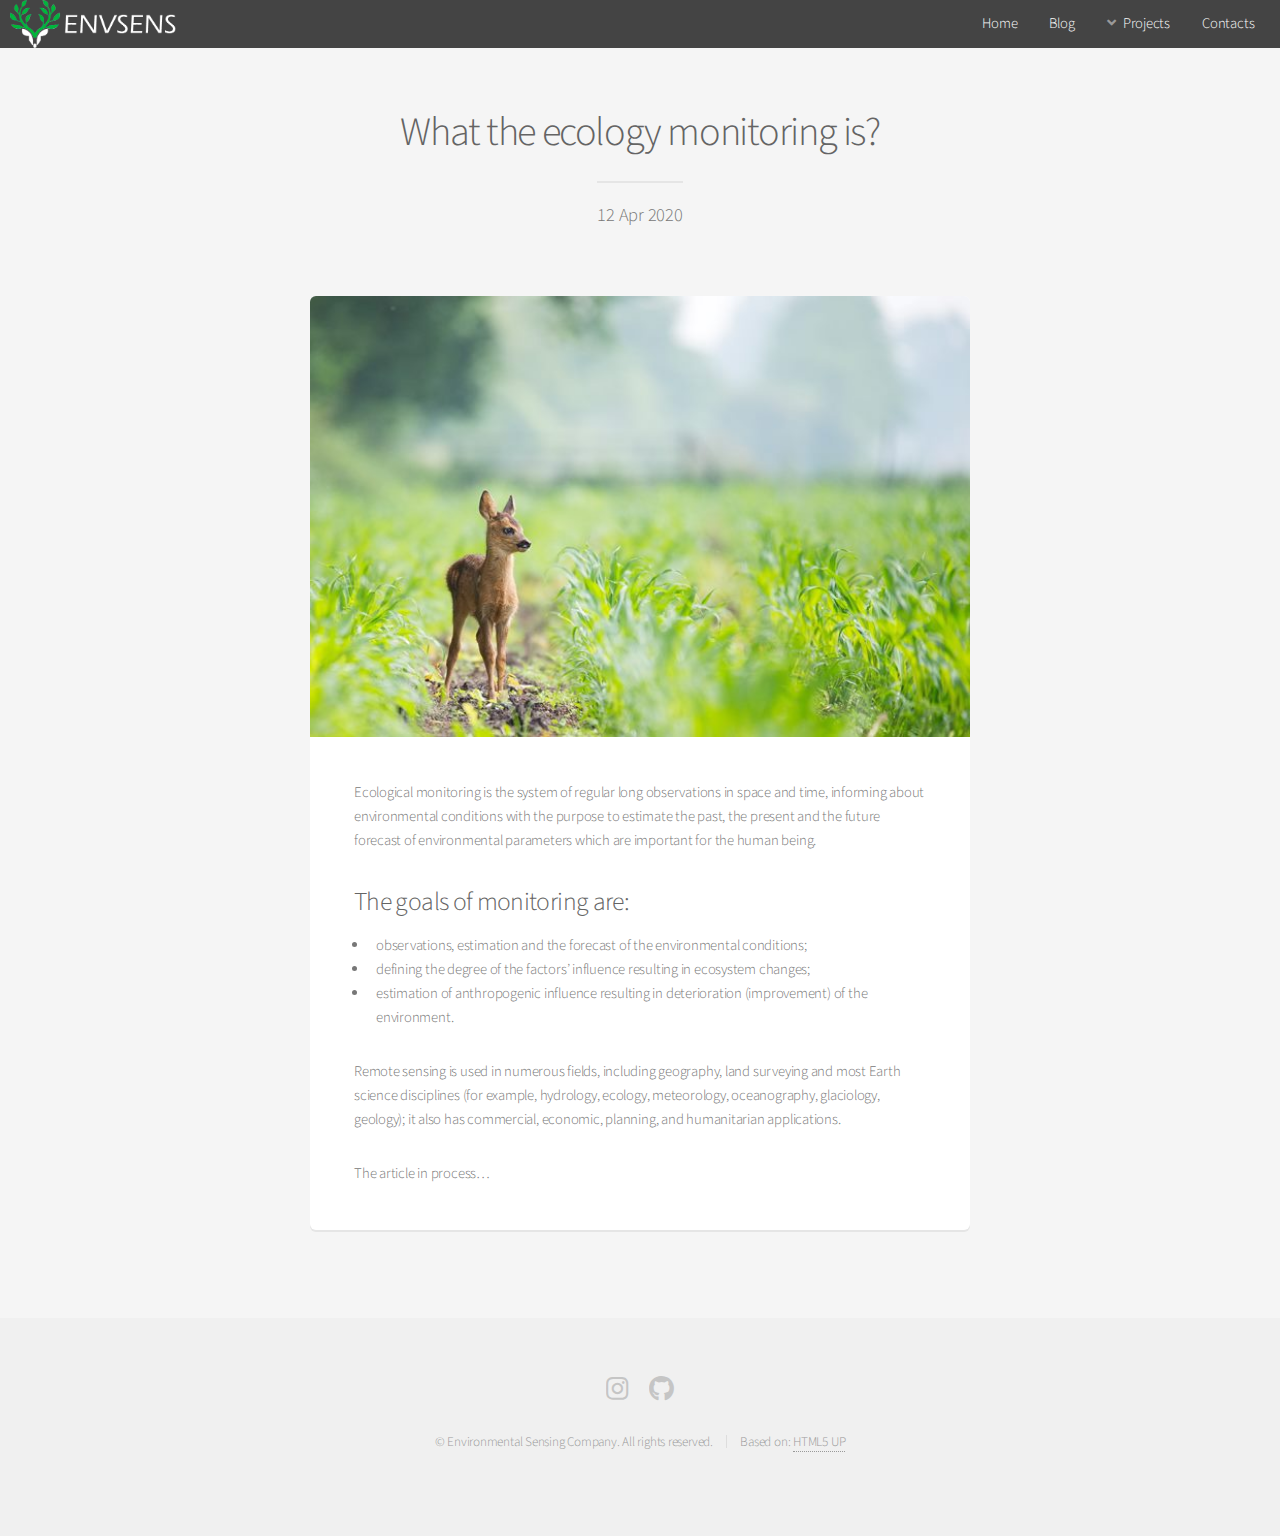
<file: 2020/04/12/what-the-ecology-monitoring-is.html>
<!DOCTYPE html>
<html lang="en">
    <head>
	<title>What the ecology monitoring is?</title>
	<meta charset="utf-8" />
	<meta name="viewport" content="width=device-width, initial-scale=1, user-scalable=no" />
	<link rel="shortcut icon" href="/assets/logo/favicon@0,25x.png" type="image/png"> 
	<link rel="stylesheet" href="/assets/css/main.css" />
	<meta name="keywords" content="ENVSENS" />
	<meta name="description" content="Environmental Sensing Company is a research and design team We are on the way to global big-data system with sensing data of whole Earth.  The project includes a lots steps to the main goal.  From sensing a few parametars to providing big-data to destributed ecology reaserch teams all over the World.  Any way step-by-step we can change the World." />
	<!-- Global site tag (gtag.js) - Google Analytics -->
	<script async src="https://www.googletagmanager.com/gtag/js?id=UA-163455812-1"></script>
	<script>
		window.dataLayer = window.dataLayer || [];
		function gtag(){dataLayer.push(arguments);}
		gtag('js', new Date());

		gtag('config', 'UA-163455812-1');
	</script>	
</head>


    <body class="is-preload">
        <div id="page-wrapper">
			<header id="header">
    <img aria-label="Environmental Sensing Company" 
	src="/assets/logo/v5logo_1by3@0,1x.png" 
	style="height:3.25em;margin-left: 10px;margin-top:0px" 
    title="Environmental Sensing Company">
    <nav id="nav">
	<ul>
		<li><a href="/index.html">Home</a></li>
			<li><a href="/blog/">Blog</a></li>
			<li>
				<a href="/projects/" class="icon solid fa-angle-down">Projects</a>
				<ul>
					<li><a href="/projects/">Environmental Systems</a></li>
					<li><a href="/projects/">Sensing Modules</a></li>
					<li><a href="/projects/">Animal Geolocation</a></li>
					<li><a href="/projects/">Sensors</a>
						<ul>
							<li><a href="/projects/">Atmospheric sensors</a></li>
							<li><a href="/projects/">Base stations</a></li>
							<li><a href="/projects/">Environmental sensors</a></li>
						</ul>
					</li>
				</ul>
			</li>
		<li><a href="/contacts.html">Contacts</a></li>
	</ul>
</nav>

</header>
			
			<section id="main" class="container medium">
				<header>
					<h2>What the ecology monitoring is?</h2>
					<p>12 Apr 2020</p>
				</header>
				<section class="box">
					
					
					<p class="image featured"><img src="/assets/images/pic03.jpg" alt="" /></p>

<p>Ecological monitoring is the system of regular long observations in space and time, informing about environmental conditions with the purpose to estimate the past, the present and the future forecast of environmental parameters which are important for the human being.
<!--more--></p>

<h3 id="the-goals-of-monitoring-are">The goals of monitoring are:</h3>

<ul>
  <li>observations, estimation and the forecast of the environmental conditions;</li>
  <li>defining the degree of the factors’ influence resulting in ecosystem changes;</li>
  <li>estimation of anthropogenic influence resulting in deterioration (improvement) of the environment.</li>
</ul>

<p>Remote sensing is used in numerous fields, including geography, land surveying and most Earth science disciplines (for example, hydrology, ecology, meteorology, oceanography, glaciology, geology); it also has commercial, economic, planning, and humanitarian applications.</p>

<p>The article in process…</p>

				</section>

			</section>
			<!-- Footer -->
<footer id="footer">
	<ul class="icons">
		<li><a href="#" class="icon brands fa-instagram"><span class="label">Instagram</span></a></li>
		<li><a href="#" class="icon brands fa-github"><span class="label">Github</span></a></li>
	</ul>
	<ul class="copyright">
		<li>&copy; Environmental Sensing Company. All rights reserved.</li><li>Based on: <a href="http://html5up.net">HTML5 UP</a></li>
	</ul>
</footer>

		</div>
    </body>

</html>
</file>
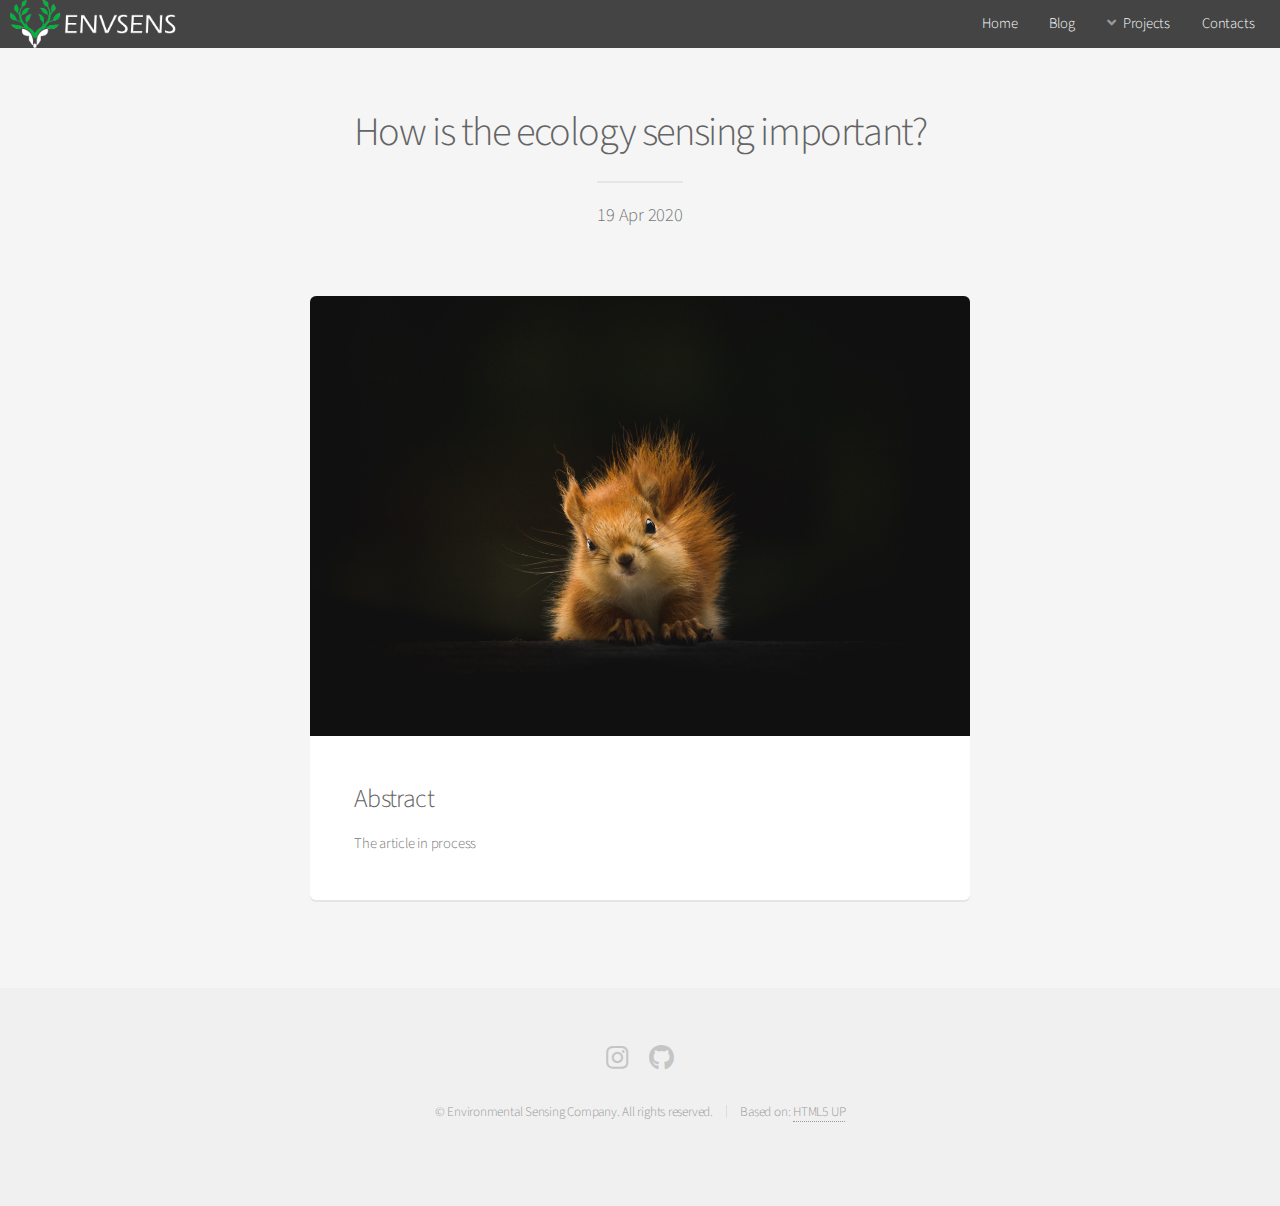
<file: 2020/04/19/how-is-ecology-sensing-important.html>
<!DOCTYPE html>
<html lang="en">
    <head>
	<title>How is the ecology sensing important?</title>
	<meta charset="utf-8" />
	<meta name="viewport" content="width=device-width, initial-scale=1, user-scalable=no" />
	<link rel="shortcut icon" href="/assets/logo/favicon@0,25x.png" type="image/png"> 
	<link rel="stylesheet" href="/assets/css/main.css" />
	<meta name="keywords" content="ENVSENS" />
	<meta name="description" content="Environmental Sensing Company is a research and design team We are on the way to global big-data system with sensing data of whole Earth.  The project includes a lots steps to the main goal.  From sensing a few parametars to providing big-data to destributed ecology reaserch teams all over the World.  Any way step-by-step we can change the World." />
	<!-- Global site tag (gtag.js) - Google Analytics -->
	<script async src="https://www.googletagmanager.com/gtag/js?id=UA-163455812-1"></script>
	<script>
		window.dataLayer = window.dataLayer || [];
		function gtag(){dataLayer.push(arguments);}
		gtag('js', new Date());

		gtag('config', 'UA-163455812-1');
	</script>	
</head>


    <body class="is-preload">
        <div id="page-wrapper">
			<header id="header">
    <img aria-label="Environmental Sensing Company" 
	src="/assets/logo/v5logo_1by3@0,1x.png" 
	style="height:3.25em;margin-left: 10px;margin-top:0px" 
    title="Environmental Sensing Company">
    <nav id="nav">
	<ul>
		<li><a href="/index.html">Home</a></li>
			<li><a href="/blog/">Blog</a></li>
			<li>
				<a href="/projects/" class="icon solid fa-angle-down">Projects</a>
				<ul>
					<li><a href="/projects/">Environmental Systems</a></li>
					<li><a href="/projects/">Sensing Modules</a></li>
					<li><a href="/projects/">Animal Geolocation</a></li>
					<li><a href="/projects/">Sensors</a>
						<ul>
							<li><a href="/projects/">Atmospheric sensors</a></li>
							<li><a href="/projects/">Base stations</a></li>
							<li><a href="/projects/">Environmental sensors</a></li>
						</ul>
					</li>
				</ul>
			</li>
		<li><a href="/contacts.html">Contacts</a></li>
	</ul>
</nav>

</header>
			
			<section id="main" class="container medium">
				<header>
					<h2>How is the ecology sensing important?</h2>
					<p>19 Apr 2020</p>
				</header>
				<section class="box">
					
					
					<p class="image featured"><img src="/assets/images/pic02.jpg" alt="" /></p>

<!--more-->

<h3 id="abstract">Abstract</h3>

<p>The article in process</p>

				</section>

			</section>
			<!-- Footer -->
<footer id="footer">
	<ul class="icons">
		<li><a href="#" class="icon brands fa-instagram"><span class="label">Instagram</span></a></li>
		<li><a href="#" class="icon brands fa-github"><span class="label">Github</span></a></li>
	</ul>
	<ul class="copyright">
		<li>&copy; Environmental Sensing Company. All rights reserved.</li><li>Based on: <a href="http://html5up.net">HTML5 UP</a></li>
	</ul>
</footer>

		</div>
    </body>

</html>
</file>
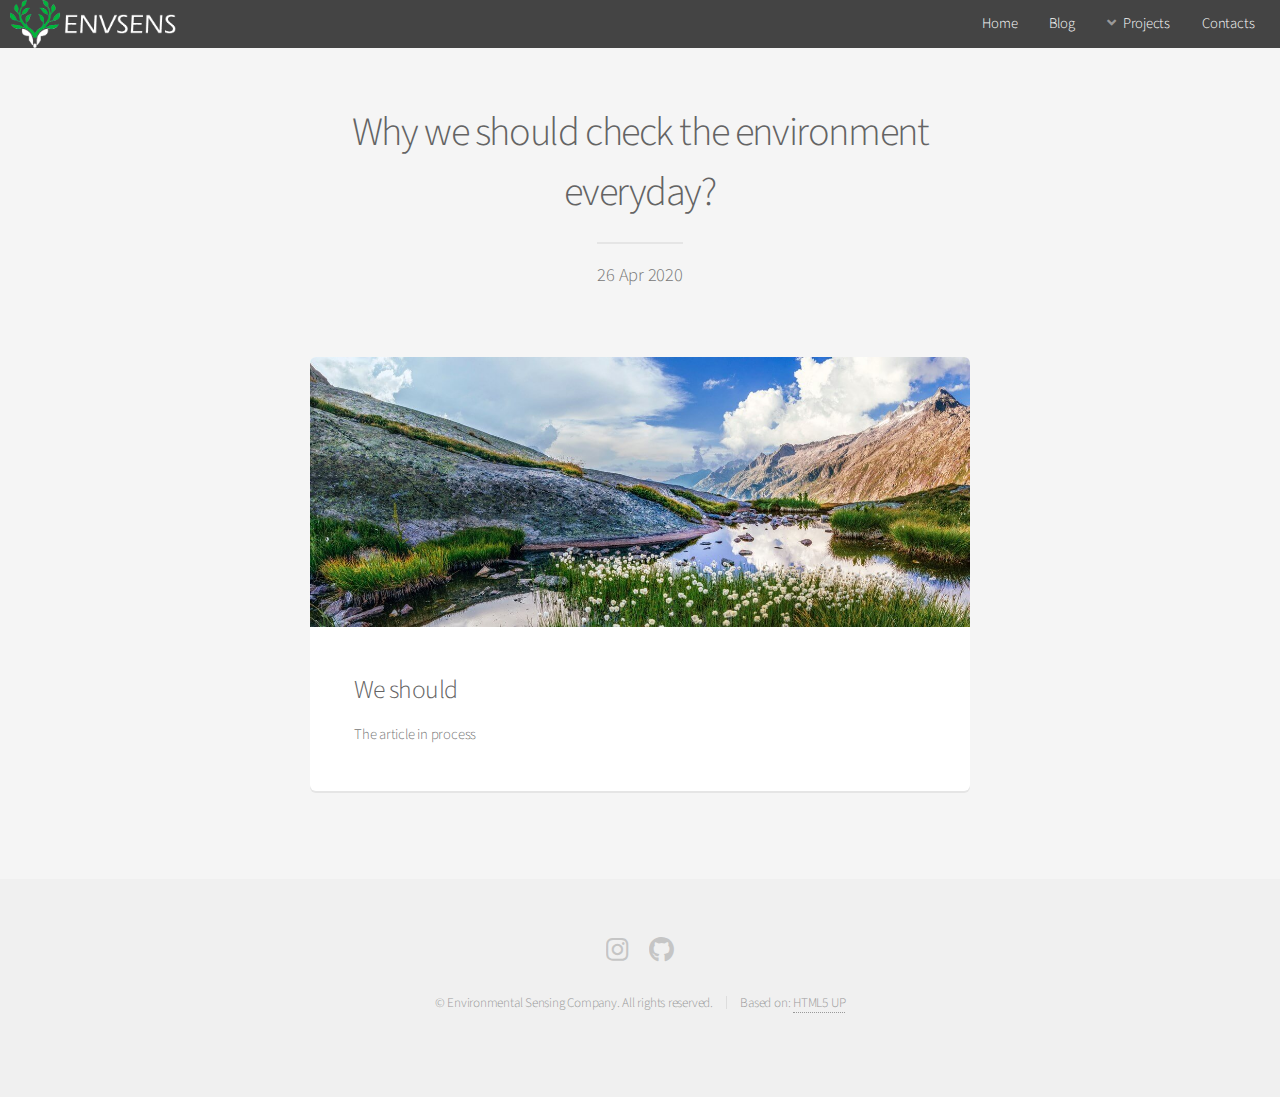
<file: 2020/04/26/why-we-should-check-the-environment-everyday.html>
<!DOCTYPE html>
<html lang="en">
    <head>
	<title>Why we should check the environment everyday?</title>
	<meta charset="utf-8" />
	<meta name="viewport" content="width=device-width, initial-scale=1, user-scalable=no" />
	<link rel="shortcut icon" href="/assets/logo/favicon@0,25x.png" type="image/png"> 
	<link rel="stylesheet" href="/assets/css/main.css" />
	<meta name="keywords" content="ENVSENS" />
	<meta name="description" content="Environmental Sensing Company is a research and design team We are on the way to global big-data system with sensing data of whole Earth.  The project includes a lots steps to the main goal.  From sensing a few parametars to providing big-data to destributed ecology reaserch teams all over the World.  Any way step-by-step we can change the World." />
	<!-- Global site tag (gtag.js) - Google Analytics -->
	<script async src="https://www.googletagmanager.com/gtag/js?id=UA-163455812-1"></script>
	<script>
		window.dataLayer = window.dataLayer || [];
		function gtag(){dataLayer.push(arguments);}
		gtag('js', new Date());

		gtag('config', 'UA-163455812-1');
	</script>	
</head>


    <body class="is-preload">
        <div id="page-wrapper">
			<header id="header">
    <img aria-label="Environmental Sensing Company" 
	src="/assets/logo/v5logo_1by3@0,1x.png" 
	style="height:3.25em;margin-left: 10px;margin-top:0px" 
    title="Environmental Sensing Company">
    <nav id="nav">
	<ul>
		<li><a href="/index.html">Home</a></li>
			<li><a href="/blog/">Blog</a></li>
			<li>
				<a href="/projects/" class="icon solid fa-angle-down">Projects</a>
				<ul>
					<li><a href="/projects/">Environmental Systems</a></li>
					<li><a href="/projects/">Sensing Modules</a></li>
					<li><a href="/projects/">Animal Geolocation</a></li>
					<li><a href="/projects/">Sensors</a>
						<ul>
							<li><a href="/projects/">Atmospheric sensors</a></li>
							<li><a href="/projects/">Base stations</a></li>
							<li><a href="/projects/">Environmental sensors</a></li>
						</ul>
					</li>
				</ul>
			</li>
		<li><a href="/contacts.html">Contacts</a></li>
	</ul>
</nav>

</header>
			
			<section id="main" class="container medium">
				<header>
					<h2>Why we should check the environment everyday?</h2>
					<p>26 Apr 2020</p>
				</header>
				<section class="box">
					
					
					<p class="image featured"><img src="/assets/images/pic01.jpg" alt="" /></p>

<!--more-->

<h3 id="we-should">We should</h3>

<p>The article in process</p>

				</section>

			</section>
			<!-- Footer -->
<footer id="footer">
	<ul class="icons">
		<li><a href="#" class="icon brands fa-instagram"><span class="label">Instagram</span></a></li>
		<li><a href="#" class="icon brands fa-github"><span class="label">Github</span></a></li>
	</ul>
	<ul class="copyright">
		<li>&copy; Environmental Sensing Company. All rights reserved.</li><li>Based on: <a href="http://html5up.net">HTML5 UP</a></li>
	</ul>
</footer>

		</div>
    </body>

</html>
</file>
<file: assets/css/style-normal.css>
/*
	Alpha by HTML5 UP
	html5up.net | @n33co
	Free for personal and commercial use under the CCA 3.0 license (html5up.net/license)
*/

/* Basic */

	body, input, select, textarea {
		font-size: 11pt;
	}

/* Header */

	.dropotron.level-0 {
		font-size: 1em;
	}

/* Banner */

	#banner {
		background-attachment: scroll;
	}

		#banner h2 {
			font-size: 3.5em;
		}
</file>
<file: assets/css/ie/v8.css>
/*
	Alpha by HTML5 UP
	html5up.net | @n33co
	Free for personal and commercial use under the CCA 3.0 license (html5up.net/license)
*/

/* Basic */

	pre, code {
		position: relative;
		-ms-behavior: url("css/ie/PIE.htc");
	}

/* Form */

	input[type="text"],
	input[type="password"],
	input[type="email"],
	select,
	textarea {
		position: relative;
		-ms-behavior: url("css/ie/PIE.htc");
		line-height: 3em;
	}

	input[type="checkbox"],
	input[type="radio"] {
		opacity: 1;
		z-index: auto;
	}

		input[type="checkbox"] + label:before,
		input[type="radio"] + label:before {
			display: none;
		}

/* Button */

	input[type="submit"],
	input[type="reset"],
	input[type="button"],
	.button {
		position: relative;
		-ms-behavior: url("css/ie/PIE.htc");
	}

		input[type="submit"].alt,
		input[type="reset"].alt,
		input[type="button"].alt,
		.button.alt {
			border: solid 2px #e5e5e5;
		}

/* Box */

	.box {
		position: relative;
		-ms-behavior: url("css/ie/PIE.htc");
	}

		.box .image.featured {
			margin: 2em 0;
			width: 100%;
		}

/* Icon */

	.icon.major {
		position: relative;
		-ms-behavior: url("css/ie/PIE.htc");
	}

/* Image */

	.image {
		position: relative;
		-ms-behavior: url("css/ie/PIE.htc");
	}

		.image img {
			position: relative;
			-ms-behavior: url("css/ie/PIE.htc");
		}

/* Header */

	#header nav > ul > li a {
		color: #fff;
		display: inline-block;
		text-decoration: none;
		border: 0;
	}

		#header nav > ul > li a.icon:before {
			color: #fff;
			margin-right: 0.5em;
		}

	#header.alt {
		color: #fff;
	}

		#header.alt nav > ul > li a:not(.button).icon:before {
			color: rgba(255, 255, 255, 0.75);
		}

		#header.alt nav > ul > li.active a:not(.button) {
			background-color: rgba(255, 255, 255, 0.2);
		}

	.dropotron {
		border: solid 1px #e5e5e5;
	}

		.dropotron.level-0 {
			margin-top: 0;
		}

			.dropotron.level-0:before {
				display: none;
			}

/* Banner */

	#banner {
		background-attachment: scroll;
		background-image: url("../../images/banner.jpg");
		background-position: auto;
		background-repeat: no-repeat;
		background-size: cover;
		-ms-behavior: url("css/ie/backgroundsize.min.htc");
	}

		#banner input[type="submit"],
		#banner input[type="reset"],
		#banner input[type="button"],
		#banner .button {
			border: solid 2px #fff;
		}

/* Main */

	#main {
		position: relative;
		z-index: 1;
	}

/* CTA */

	#cta input[type="text"],
	#cta input[type="password"],
	#cta input[type="email"],
	#cta select,
	#cta textarea {
		background: #e89980;
		border: solid 2px #fff;
	}

	#cta .formerize-placeholder {
		color: #fff !important;
	}
</file>
<file: assets/css/main.css>
@import url("fontawesome-all.min.css");
@import url('https://fonts.googleapis.com/css2?family=Source+Sans+Pro:ital,wght@0,400;1,300&display=swap');

/*
	Alpha by HTML5 UP
	html5up.net | @ajlkn
	Free for personal and commercial use under the CCA 3.0 license (html5up.net/license)
*/

/* Reset */

/* Based on meyerweb.com/eric/tools/css/reset (v2.0 | 20110126 | License: public domain) */

	html, body, div, span, applet, object,
	iframe, h1, h2, h3, h4, h5, h6, p, blockquote,
	pre, a, abbr, acronym, address, big, cite,
	code, del, dfn, em, img, ins, kbd, q, s, samp,
	small, strike, strong, sub, sup, tt, var, b,
	u, i, center, dl, dt, dd, ol, ul, li, fieldset,
	form, label, legend, table, caption, tbody,
	tfoot, thead, tr, th, td, article, aside,
	canvas, details, embed, figure, figcaption,
	footer, header, hgroup, menu, nav, output, ruby,
	section, summary, time, mark, audio, video {
		margin: 0;
		padding: 0;
		border: 0;
		font-size: 100%;
		font: inherit;
		vertical-align: baseline;
	}

	article, aside, details, figcaption, figure,
	footer, header, hgroup, menu, nav, section {
		display: block;
	}

	body {
		line-height: 1;
	}

	ol, ul {
		list-style: none;
	}

	blockquote, q {
		quotes: none;
	}

		blockquote:before, blockquote:after, q:before, q:after {
			content: '';
			content: none;
		}

	table {
		border-collapse: collapse;
		border-spacing: 0;
	}

	body {
		-webkit-text-size-adjust: none;
	}

	mark {
		background-color: transparent;
		color: inherit;
	}

	input::-moz-focus-inner {
		border: 0;
		padding: 0;
	}

	input, select, textarea {
		-moz-appearance: none;
		-webkit-appearance: none;
		-ms-appearance: none;
		appearance: none;
	}

/* Basic */

	@-ms-viewport {
		width: device-width;
	}

	body {
		-ms-overflow-style: scrollbar;
	}

	@media screen and (max-width: 480px) {

		html, body {
			min-width: 320px;
		}

	}

	html {
		box-sizing: border-box;
	}

	*, *:before, *:after {
		box-sizing: inherit;
	}

	body {
		background: #f5f5f5;
	}

	body, input, select, textarea {
		color: #777;
		font-family: "Source Sans Pro", sans-serif;
		font-size: 16pt;
		font-weight: 300;
		line-height: 1.65em;
		letter-spacing: -0.015em;
	}

	a {
		-moz-transition: color 0.2s ease-in-out, border-bottom-color 0.2s ease-in-out;
		-webkit-transition: color 0.2s ease-in-out, border-bottom-color 0.2s ease-in-out;
		-ms-transition: color 0.2s ease-in-out, border-bottom-color 0.2s ease-in-out;
		transition: color 0.2s ease-in-out, border-bottom-color 0.2s ease-in-out;
		border-bottom: dotted 1px;
		color: #e89980;
		text-decoration: none;
	}

		a:hover {
			border-bottom-color: transparent;
		}

	strong, b {
		color: #646464;
		font-weight: 400;
	}

	em, i {
		font-style: italic;
	}

	p {
		margin: 0 0 2em 0;
	}

	h1, h2, h3, h4, h5, h6 {
		color: #646464;
		font-weight: 300;
		line-height: 1em;
		margin: 0 0 0.5em 0;
	}

		h1 a, h2 a, h3 a, h4 a, h5 a, h6 a {
			color: inherit;
			text-decoration: none;
		}

	h2 {
		font-size: 2.25em;
		line-height: 1.5em;
		letter-spacing: -0.035em;
	}

	h3 {
		font-size: 1.75em;
		line-height: 1.5em;
		letter-spacing: -0.025em;
	}

	h4 {
		font-size: 1.1em;
		line-height: 1.5em;
		letter-spacing: 0;
	}

	h5 {
		font-size: 0.9em;
		line-height: 1.5em;
		letter-spacing: 0;
	}

	h6 {
		font-size: 0.7em;
		line-height: 1.5em;
		letter-spacing: 0;
	}

	sub {
		font-size: 0.8em;
		position: relative;
		top: 0.5em;
	}

	sup {
		font-size: 0.8em;
		position: relative;
		top: -0.5em;
	}

	hr {
		border: 0;
		border-bottom: solid 2px #e5e5e5;
		margin: 2em 0;
	}

		hr.major {
			margin: 3em 0;
		}

	blockquote {
		border-left: solid 4px #e5e5e5;
		font-style: italic;
		margin: 0 0 2em 0;
		padding: 0.5em 0 0.5em 2em;
	}

	pre {
		-webkit-overflow-scrolling: touch;
		background: #f8f8f8;
		border-radius: 6px;
		border: solid 1px #e5e5e5;
		font-family: monospace;
		font-size: 0.9em;
		line-height: 1.75em;
		margin: 0 0 2em 0;
		overflow-x: auto;
		padding: 1em 1.5em;
	}

	code {
		background: #f8f8f8;
		border-radius: 6px;
		border: solid 1px #e5e5e5;
		font-family: monospace;
		font-size: 0.9em;
		margin: 0 0.25em;
		padding: 0.25em 0.65em;
	}

	.align-left {
		text-align: left;
	}

	.align-center {
		text-align: center;
	}

	.align-right {
		text-align: right;
	}

/* Row */

	.row {
		display: flex;
		flex-wrap: wrap;
		box-sizing: border-box;
		align-items: stretch;
	}

		.row > * {
			box-sizing: border-box;
		}

		.row.gtr-uniform > * > :last-child {
			margin-bottom: 0;
		}

		.row.aln-left {
			justify-content: flex-start;
		}

		.row.aln-center {
			justify-content: center;
		}

		.row.aln-right {
			justify-content: flex-end;
		}

		.row.aln-top {
			align-items: flex-start;
		}

		.row.aln-middle {
			align-items: center;
		}

		.row.aln-bottom {
			align-items: flex-end;
		}

		.row > .imp {
			order: -1;
		}

		.row > .col-1 {
			width: 8.33333%;
		}

		.row > .off-1 {
			margin-left: 8.33333%;
		}

		.row > .col-2 {
			width: 16.66667%;
		}

		.row > .off-2 {
			margin-left: 16.66667%;
		}

		.row > .col-3 {
			width: 25%;
		}

		.row > .off-3 {
			margin-left: 25%;
		}

		.row > .col-4 {
			width: 33.33333%;
		}

		.row > .off-4 {
			margin-left: 33.33333%;
		}

		.row > .col-5 {
			width: 41.66667%;
		}

		.row > .off-5 {
			margin-left: 41.66667%;
		}

		.row > .col-6 {
			width: 50%;
		}

		.row > .off-6 {
			margin-left: 50%;
		}

		.row > .col-7 {
			width: 58.33333%;
		}

		.row > .off-7 {
			margin-left: 58.33333%;
		}

		.row > .col-8 {
			width: 66.66667%;
		}

		.row > .off-8 {
			margin-left: 66.66667%;
		}

		.row > .col-9 {
			width: 75%;
		}

		.row > .off-9 {
			margin-left: 75%;
		}

		.row > .col-10 {
			width: 83.33333%;
		}

		.row > .off-10 {
			margin-left: 83.33333%;
		}

		.row > .col-11 {
			width: 91.66667%;
		}

		.row > .off-11 {
			margin-left: 91.66667%;
		}

		.row > .col-12 {
			width: 100%;
		}

		.row > .off-12 {
			margin-left: 100%;
		}

		.row.gtr-0 {
			margin-top: 0;
			margin-left: 0em;
		}

			.row.gtr-0 > * {
				padding: 0 0 0 0em;
			}

			.row.gtr-0.gtr-uniform {
				margin-top: 0em;
			}

				.row.gtr-0.gtr-uniform > * {
					padding-top: 0em;
				}

		.row.gtr-25 {
			margin-top: 0;
			margin-left: -0.5em;
		}

			.row.gtr-25 > * {
				padding: 0 0 0 0.5em;
			}

			.row.gtr-25.gtr-uniform {
				margin-top: -0.5em;
			}

				.row.gtr-25.gtr-uniform > * {
					padding-top: 0.5em;
				}

		.row.gtr-50 {
			margin-top: 0;
			margin-left: -1em;
		}

			.row.gtr-50 > * {
				padding: 0 0 0 1em;
			}

			.row.gtr-50.gtr-uniform {
				margin-top: -1em;
			}

				.row.gtr-50.gtr-uniform > * {
					padding-top: 1em;
				}

		.row {
			margin-top: 0;
			margin-left: -2em;
		}

			.row > * {
				padding: 0 0 0 2em;
			}

			.row.gtr-uniform {
				margin-top: -2em;
			}

				.row.gtr-uniform > * {
					padding-top: 2em;
				}

		.row.gtr-150 {
			margin-top: 0;
			margin-left: -3em;
		}

			.row.gtr-150 > * {
				padding: 0 0 0 3em;
			}

			.row.gtr-150.gtr-uniform {
				margin-top: -3em;
			}

				.row.gtr-150.gtr-uniform > * {
					padding-top: 3em;
				}

		.row.gtr-200 {
			margin-top: 0;
			margin-left: -4em;
		}

			.row.gtr-200 > * {
				padding: 0 0 0 4em;
			}

			.row.gtr-200.gtr-uniform {
				margin-top: -4em;
			}

				.row.gtr-200.gtr-uniform > * {
					padding-top: 4em;
				}

		@media screen and (max-width: 1680px) {

			.row {
				display: flex;
				flex-wrap: wrap;
				box-sizing: border-box;
				align-items: stretch;
			}

				.row > * {
					box-sizing: border-box;
				}

				.row.gtr-uniform > * > :last-child {
					margin-bottom: 0;
				}

				.row.aln-left {
					justify-content: flex-start;
				}

				.row.aln-center {
					justify-content: center;
				}

				.row.aln-right {
					justify-content: flex-end;
				}

				.row.aln-top {
					align-items: flex-start;
				}

				.row.aln-middle {
					align-items: center;
				}

				.row.aln-bottom {
					align-items: flex-end;
				}

				.row > .imp-wide {
					order: -1;
				}

				.row > .col-1-wide {
					width: 8.33333%;
				}

				.row > .off-1-wide {
					margin-left: 8.33333%;
				}

				.row > .col-2-wide {
					width: 16.66667%;
				}

				.row > .off-2-wide {
					margin-left: 16.66667%;
				}

				.row > .col-3-wide {
					width: 25%;
				}

				.row > .off-3-wide {
					margin-left: 25%;
				}

				.row > .col-4-wide {
					width: 33.33333%;
				}

				.row > .off-4-wide {
					margin-left: 33.33333%;
				}

				.row > .col-5-wide {
					width: 41.66667%;
				}

				.row > .off-5-wide {
					margin-left: 41.66667%;
				}

				.row > .col-6-wide {
					width: 50%;
				}

				.row > .off-6-wide {
					margin-left: 50%;
				}

				.row > .col-7-wide {
					width: 58.33333%;
				}

				.row > .off-7-wide {
					margin-left: 58.33333%;
				}

				.row > .col-8-wide {
					width: 66.66667%;
				}

				.row > .off-8-wide {
					margin-left: 66.66667%;
				}

				.row > .col-9-wide {
					width: 75%;
				}

				.row > .off-9-wide {
					margin-left: 75%;
				}

				.row > .col-10-wide {
					width: 83.33333%;
				}

				.row > .off-10-wide {
					margin-left: 83.33333%;
				}

				.row > .col-11-wide {
					width: 91.66667%;
				}

				.row > .off-11-wide {
					margin-left: 91.66667%;
				}

				.row > .col-12-wide {
					width: 100%;
				}

				.row > .off-12-wide {
					margin-left: 100%;
				}

				.row.gtr-0 {
					margin-top: 0;
					margin-left: 0em;
				}

					.row.gtr-0 > * {
						padding: 0 0 0 0em;
					}

					.row.gtr-0.gtr-uniform {
						margin-top: 0em;
					}

						.row.gtr-0.gtr-uniform > * {
							padding-top: 0em;
						}

				.row.gtr-25 {
					margin-top: 0;
					margin-left: -0.5em;
				}

					.row.gtr-25 > * {
						padding: 0 0 0 0.5em;
					}

					.row.gtr-25.gtr-uniform {
						margin-top: -0.5em;
					}

						.row.gtr-25.gtr-uniform > * {
							padding-top: 0.5em;
						}

				.row.gtr-50 {
					margin-top: 0;
					margin-left: -1em;
				}

					.row.gtr-50 > * {
						padding: 0 0 0 1em;
					}

					.row.gtr-50.gtr-uniform {
						margin-top: -1em;
					}

						.row.gtr-50.gtr-uniform > * {
							padding-top: 1em;
						}

				.row {
					margin-top: 0;
					margin-left: -2em;
				}

					.row > * {
						padding: 0 0 0 2em;
					}

					.row.gtr-uniform {
						margin-top: -2em;
					}

						.row.gtr-uniform > * {
							padding-top: 2em;
						}

				.row.gtr-150 {
					margin-top: 0;
					margin-left: -3em;
				}

					.row.gtr-150 > * {
						padding: 0 0 0 3em;
					}

					.row.gtr-150.gtr-uniform {
						margin-top: -3em;
					}

						.row.gtr-150.gtr-uniform > * {
							padding-top: 3em;
						}

				.row.gtr-200 {
					margin-top: 0;
					margin-left: -4em;
				}

					.row.gtr-200 > * {
						padding: 0 0 0 4em;
					}

					.row.gtr-200.gtr-uniform {
						margin-top: -4em;
					}

						.row.gtr-200.gtr-uniform > * {
							padding-top: 4em;
						}

		}

		@media screen and (max-width: 1280px) {

			.row {
				display: flex;
				flex-wrap: wrap;
				box-sizing: border-box;
				align-items: stretch;
			}

				.row > * {
					box-sizing: border-box;
				}

				.row.gtr-uniform > * > :last-child {
					margin-bottom: 0;
				}

				.row.aln-left {
					justify-content: flex-start;
				}

				.row.aln-center {
					justify-content: center;
				}

				.row.aln-right {
					justify-content: flex-end;
				}

				.row.aln-top {
					align-items: flex-start;
				}

				.row.aln-middle {
					align-items: center;
				}

				.row.aln-bottom {
					align-items: flex-end;
				}

				.row > .imp-normal {
					order: -1;
				}

				.row > .col-1-normal {
					width: 8.33333%;
				}

				.row > .off-1-normal {
					margin-left: 8.33333%;
				}

				.row > .col-2-normal {
					width: 16.66667%;
				}

				.row > .off-2-normal {
					margin-left: 16.66667%;
				}

				.row > .col-3-normal {
					width: 25%;
				}

				.row > .off-3-normal {
					margin-left: 25%;
				}

				.row > .col-4-normal {
					width: 33.33333%;
				}

				.row > .off-4-normal {
					margin-left: 33.33333%;
				}

				.row > .col-5-normal {
					width: 41.66667%;
				}

				.row > .off-5-normal {
					margin-left: 41.66667%;
				}

				.row > .col-6-normal {
					width: 50%;
				}

				.row > .off-6-normal {
					margin-left: 50%;
				}

				.row > .col-7-normal {
					width: 58.33333%;
				}

				.row > .off-7-normal {
					margin-left: 58.33333%;
				}

				.row > .col-8-normal {
					width: 66.66667%;
				}

				.row > .off-8-normal {
					margin-left: 66.66667%;
				}

				.row > .col-9-normal {
					width: 75%;
				}

				.row > .off-9-normal {
					margin-left: 75%;
				}

				.row > .col-10-normal {
					width: 83.33333%;
				}

				.row > .off-10-normal {
					margin-left: 83.33333%;
				}

				.row > .col-11-normal {
					width: 91.66667%;
				}

				.row > .off-11-normal {
					margin-left: 91.66667%;
				}

				.row > .col-12-normal {
					width: 100%;
				}

				.row > .off-12-normal {
					margin-left: 100%;
				}

				.row.gtr-0 {
					margin-top: 0;
					margin-left: 0em;
				}

					.row.gtr-0 > * {
						padding: 0 0 0 0em;
					}

					.row.gtr-0.gtr-uniform {
						margin-top: 0em;
					}

						.row.gtr-0.gtr-uniform > * {
							padding-top: 0em;
						}

				.row.gtr-25 {
					margin-top: 0;
					margin-left: -0.5em;
				}

					.row.gtr-25 > * {
						padding: 0 0 0 0.5em;
					}

					.row.gtr-25.gtr-uniform {
						margin-top: -0.5em;
					}

						.row.gtr-25.gtr-uniform > * {
							padding-top: 0.5em;
						}

				.row.gtr-50 {
					margin-top: 0;
					margin-left: -1em;
				}

					.row.gtr-50 > * {
						padding: 0 0 0 1em;
					}

					.row.gtr-50.gtr-uniform {
						margin-top: -1em;
					}

						.row.gtr-50.gtr-uniform > * {
							padding-top: 1em;
						}

				.row {
					margin-top: 0;
					margin-left: -2em;
				}

					.row > * {
						padding: 0 0 0 2em;
					}

					.row.gtr-uniform {
						margin-top: -2em;
					}

						.row.gtr-uniform > * {
							padding-top: 2em;
						}

				.row.gtr-150 {
					margin-top: 0;
					margin-left: -3em;
				}

					.row.gtr-150 > * {
						padding: 0 0 0 3em;
					}

					.row.gtr-150.gtr-uniform {
						margin-top: -3em;
					}

						.row.gtr-150.gtr-uniform > * {
							padding-top: 3em;
						}

				.row.gtr-200 {
					margin-top: 0;
					margin-left: -4em;
				}

					.row.gtr-200 > * {
						padding: 0 0 0 4em;
					}

					.row.gtr-200.gtr-uniform {
						margin-top: -4em;
					}

						.row.gtr-200.gtr-uniform > * {
							padding-top: 4em;
						}

		}

		@media screen and (max-width: 980px) {

			.row {
				display: flex;
				flex-wrap: wrap;
				box-sizing: border-box;
				align-items: stretch;
			}

				.row > * {
					box-sizing: border-box;
				}

				.row.gtr-uniform > * > :last-child {
					margin-bottom: 0;
				}

				.row.aln-left {
					justify-content: flex-start;
				}

				.row.aln-center {
					justify-content: center;
				}

				.row.aln-right {
					justify-content: flex-end;
				}

				.row.aln-top {
					align-items: flex-start;
				}

				.row.aln-middle {
					align-items: center;
				}

				.row.aln-bottom {
					align-items: flex-end;
				}

				.row > .imp-narrow {
					order: -1;
				}

				.row > .col-1-narrow {
					width: 8.33333%;
				}

				.row > .off-1-narrow {
					margin-left: 8.33333%;
				}

				.row > .col-2-narrow {
					width: 16.66667%;
				}

				.row > .off-2-narrow {
					margin-left: 16.66667%;
				}

				.row > .col-3-narrow {
					width: 25%;
				}

				.row > .off-3-narrow {
					margin-left: 25%;
				}

				.row > .col-4-narrow {
					width: 33.33333%;
				}

				.row > .off-4-narrow {
					margin-left: 33.33333%;
				}

				.row > .col-5-narrow {
					width: 41.66667%;
				}

				.row > .off-5-narrow {
					margin-left: 41.66667%;
				}

				.row > .col-6-narrow {
					width: 50%;
				}

				.row > .off-6-narrow {
					margin-left: 50%;
				}

				.row > .col-7-narrow {
					width: 58.33333%;
				}

				.row > .off-7-narrow {
					margin-left: 58.33333%;
				}

				.row > .col-8-narrow {
					width: 66.66667%;
				}

				.row > .off-8-narrow {
					margin-left: 66.66667%;
				}

				.row > .col-9-narrow {
					width: 75%;
				}

				.row > .off-9-narrow {
					margin-left: 75%;
				}

				.row > .col-10-narrow {
					width: 83.33333%;
				}

				.row > .off-10-narrow {
					margin-left: 83.33333%;
				}

				.row > .col-11-narrow {
					width: 91.66667%;
				}

				.row > .off-11-narrow {
					margin-left: 91.66667%;
				}

				.row > .col-12-narrow {
					width: 100%;
				}

				.row > .off-12-narrow {
					margin-left: 100%;
				}

				.row.gtr-0 {
					margin-top: 0;
					margin-left: 0em;
				}

					.row.gtr-0 > * {
						padding: 0 0 0 0em;
					}

					.row.gtr-0.gtr-uniform {
						margin-top: 0em;
					}

						.row.gtr-0.gtr-uniform > * {
							padding-top: 0em;
						}

				.row.gtr-25 {
					margin-top: 0;
					margin-left: -0.5em;
				}

					.row.gtr-25 > * {
						padding: 0 0 0 0.5em;
					}

					.row.gtr-25.gtr-uniform {
						margin-top: -0.5em;
					}

						.row.gtr-25.gtr-uniform > * {
							padding-top: 0.5em;
						}

				.row.gtr-50 {
					margin-top: 0;
					margin-left: -1em;
				}

					.row.gtr-50 > * {
						padding: 0 0 0 1em;
					}

					.row.gtr-50.gtr-uniform {
						margin-top: -1em;
					}

						.row.gtr-50.gtr-uniform > * {
							padding-top: 1em;
						}

				.row {
					margin-top: 0;
					margin-left: -2em;
				}

					.row > * {
						padding: 0 0 0 2em;
					}

					.row.gtr-uniform {
						margin-top: -2em;
					}

						.row.gtr-uniform > * {
							padding-top: 2em;
						}

				.row.gtr-150 {
					margin-top: 0;
					margin-left: -3em;
				}

					.row.gtr-150 > * {
						padding: 0 0 0 3em;
					}

					.row.gtr-150.gtr-uniform {
						margin-top: -3em;
					}

						.row.gtr-150.gtr-uniform > * {
							padding-top: 3em;
						}

				.row.gtr-200 {
					margin-top: 0;
					margin-left: -4em;
				}

					.row.gtr-200 > * {
						padding: 0 0 0 4em;
					}

					.row.gtr-200.gtr-uniform {
						margin-top: -4em;
					}

						.row.gtr-200.gtr-uniform > * {
							padding-top: 4em;
						}

		}

		@media screen and (max-width: 840px) {

			.row {
				display: flex;
				flex-wrap: wrap;
				box-sizing: border-box;
				align-items: stretch;
			}

				.row > * {
					box-sizing: border-box;
				}

				.row.gtr-uniform > * > :last-child {
					margin-bottom: 0;
				}

				.row.aln-left {
					justify-content: flex-start;
				}

				.row.aln-center {
					justify-content: center;
				}

				.row.aln-right {
					justify-content: flex-end;
				}

				.row.aln-top {
					align-items: flex-start;
				}

				.row.aln-middle {
					align-items: center;
				}

				.row.aln-bottom {
					align-items: flex-end;
				}

				.row > .imp-narrower {
					order: -1;
				}

				.row > .col-1-narrower {
					width: 8.33333%;
				}

				.row > .off-1-narrower {
					margin-left: 8.33333%;
				}

				.row > .col-2-narrower {
					width: 16.66667%;
				}

				.row > .off-2-narrower {
					margin-left: 16.66667%;
				}

				.row > .col-3-narrower {
					width: 25%;
				}

				.row > .off-3-narrower {
					margin-left: 25%;
				}

				.row > .col-4-narrower {
					width: 33.33333%;
				}

				.row > .off-4-narrower {
					margin-left: 33.33333%;
				}

				.row > .col-5-narrower {
					width: 41.66667%;
				}

				.row > .off-5-narrower {
					margin-left: 41.66667%;
				}

				.row > .col-6-narrower {
					width: 50%;
				}

				.row > .off-6-narrower {
					margin-left: 50%;
				}

				.row > .col-7-narrower {
					width: 58.33333%;
				}

				.row > .off-7-narrower {
					margin-left: 58.33333%;
				}

				.row > .col-8-narrower {
					width: 66.66667%;
				}

				.row > .off-8-narrower {
					margin-left: 66.66667%;
				}

				.row > .col-9-narrower {
					width: 75%;
				}

				.row > .off-9-narrower {
					margin-left: 75%;
				}

				.row > .col-10-narrower {
					width: 83.33333%;
				}

				.row > .off-10-narrower {
					margin-left: 83.33333%;
				}

				.row > .col-11-narrower {
					width: 91.66667%;
				}

				.row > .off-11-narrower {
					margin-left: 91.66667%;
				}

				.row > .col-12-narrower {
					width: 100%;
				}

				.row > .off-12-narrower {
					margin-left: 100%;
				}

				.row.gtr-0 {
					margin-top: 0;
					margin-left: 0em;
				}

					.row.gtr-0 > * {
						padding: 0 0 0 0em;
					}

					.row.gtr-0.gtr-uniform {
						margin-top: 0em;
					}

						.row.gtr-0.gtr-uniform > * {
							padding-top: 0em;
						}

				.row.gtr-25 {
					margin-top: 0;
					margin-left: -0.5em;
				}

					.row.gtr-25 > * {
						padding: 0 0 0 0.5em;
					}

					.row.gtr-25.gtr-uniform {
						margin-top: -0.5em;
					}

						.row.gtr-25.gtr-uniform > * {
							padding-top: 0.5em;
						}

				.row.gtr-50 {
					margin-top: 0;
					margin-left: -1em;
				}

					.row.gtr-50 > * {
						padding: 0 0 0 1em;
					}

					.row.gtr-50.gtr-uniform {
						margin-top: -1em;
					}

						.row.gtr-50.gtr-uniform > * {
							padding-top: 1em;
						}

				.row {
					margin-top: 0;
					margin-left: -2em;
				}

					.row > * {
						padding: 0 0 0 2em;
					}

					.row.gtr-uniform {
						margin-top: -2em;
					}

						.row.gtr-uniform > * {
							padding-top: 2em;
						}

				.row.gtr-150 {
					margin-top: 0;
					margin-left: -3em;
				}

					.row.gtr-150 > * {
						padding: 0 0 0 3em;
					}

					.row.gtr-150.gtr-uniform {
						margin-top: -3em;
					}

						.row.gtr-150.gtr-uniform > * {
							padding-top: 3em;
						}

				.row.gtr-200 {
					margin-top: 0;
					margin-left: -4em;
				}

					.row.gtr-200 > * {
						padding: 0 0 0 4em;
					}

					.row.gtr-200.gtr-uniform {
						margin-top: -4em;
					}

						.row.gtr-200.gtr-uniform > * {
							padding-top: 4em;
						}

		}

		@media screen and (max-width: 736px) {

			.row {
				display: flex;
				flex-wrap: wrap;
				box-sizing: border-box;
				align-items: stretch;
			}

				.row > * {
					box-sizing: border-box;
				}

				.row.gtr-uniform > * > :last-child {
					margin-bottom: 0;
				}

				.row.aln-left {
					justify-content: flex-start;
				}

				.row.aln-center {
					justify-content: center;
				}

				.row.aln-right {
					justify-content: flex-end;
				}

				.row.aln-top {
					align-items: flex-start;
				}

				.row.aln-middle {
					align-items: center;
				}

				.row.aln-bottom {
					align-items: flex-end;
				}

				.row > .imp-mobile {
					order: -1;
				}

				.row > .col-1-mobile {
					width: 8.33333%;
				}

				.row > .off-1-mobile {
					margin-left: 8.33333%;
				}

				.row > .col-2-mobile {
					width: 16.66667%;
				}

				.row > .off-2-mobile {
					margin-left: 16.66667%;
				}

				.row > .col-3-mobile {
					width: 25%;
				}

				.row > .off-3-mobile {
					margin-left: 25%;
				}

				.row > .col-4-mobile {
					width: 33.33333%;
				}

				.row > .off-4-mobile {
					margin-left: 33.33333%;
				}

				.row > .col-5-mobile {
					width: 41.66667%;
				}

				.row > .off-5-mobile {
					margin-left: 41.66667%;
				}

				.row > .col-6-mobile {
					width: 50%;
				}

				.row > .off-6-mobile {
					margin-left: 50%;
				}

				.row > .col-7-mobile {
					width: 58.33333%;
				}

				.row > .off-7-mobile {
					margin-left: 58.33333%;
				}

				.row > .col-8-mobile {
					width: 66.66667%;
				}

				.row > .off-8-mobile {
					margin-left: 66.66667%;
				}

				.row > .col-9-mobile {
					width: 75%;
				}

				.row > .off-9-mobile {
					margin-left: 75%;
				}

				.row > .col-10-mobile {
					width: 83.33333%;
				}

				.row > .off-10-mobile {
					margin-left: 83.33333%;
				}

				.row > .col-11-mobile {
					width: 91.66667%;
				}

				.row > .off-11-mobile {
					margin-left: 91.66667%;
				}

				.row > .col-12-mobile {
					width: 100%;
				}

				.row > .off-12-mobile {
					margin-left: 100%;
				}

				.row.gtr-0 {
					margin-top: 0;
					margin-left: 0em;
				}

					.row.gtr-0 > * {
						padding: 0 0 0 0em;
					}

					.row.gtr-0.gtr-uniform {
						margin-top: 0em;
					}

						.row.gtr-0.gtr-uniform > * {
							padding-top: 0em;
						}

				.row.gtr-25 {
					margin-top: 0;
					margin-left: -0.5em;
				}

					.row.gtr-25 > * {
						padding: 0 0 0 0.5em;
					}

					.row.gtr-25.gtr-uniform {
						margin-top: -0.5em;
					}

						.row.gtr-25.gtr-uniform > * {
							padding-top: 0.5em;
						}

				.row.gtr-50 {
					margin-top: 0;
					margin-left: -1em;
				}

					.row.gtr-50 > * {
						padding: 0 0 0 1em;
					}

					.row.gtr-50.gtr-uniform {
						margin-top: -1em;
					}

						.row.gtr-50.gtr-uniform > * {
							padding-top: 1em;
						}

				.row {
					margin-top: 0;
					margin-left: -2em;
				}

					.row > * {
						padding: 0 0 0 2em;
					}

					.row.gtr-uniform {
						margin-top: -2em;
					}

						.row.gtr-uniform > * {
							padding-top: 2em;
						}

				.row.gtr-150 {
					margin-top: 0;
					margin-left: -3em;
				}

					.row.gtr-150 > * {
						padding: 0 0 0 3em;
					}

					.row.gtr-150.gtr-uniform {
						margin-top: -3em;
					}

						.row.gtr-150.gtr-uniform > * {
							padding-top: 3em;
						}

				.row.gtr-200 {
					margin-top: 0;
					margin-left: -4em;
				}

					.row.gtr-200 > * {
						padding: 0 0 0 4em;
					}

					.row.gtr-200.gtr-uniform {
						margin-top: -4em;
					}

						.row.gtr-200.gtr-uniform > * {
							padding-top: 4em;
						}

		}

		@media screen and (max-width: 480px) {

			.row {
				display: flex;
				flex-wrap: wrap;
				box-sizing: border-box;
				align-items: stretch;
			}

				.row > * {
					box-sizing: border-box;
				}

				.row.gtr-uniform > * > :last-child {
					margin-bottom: 0;
				}

				.row.aln-left {
					justify-content: flex-start;
				}

				.row.aln-center {
					justify-content: center;
				}

				.row.aln-right {
					justify-content: flex-end;
				}

				.row.aln-top {
					align-items: flex-start;
				}

				.row.aln-middle {
					align-items: center;
				}

				.row.aln-bottom {
					align-items: flex-end;
				}

				.row > .imp-mobilep {
					order: -1;
				}

				.row > .col-1-mobilep {
					width: 8.33333%;
				}

				.row > .off-1-mobilep {
					margin-left: 8.33333%;
				}

				.row > .col-2-mobilep {
					width: 16.66667%;
				}

				.row > .off-2-mobilep {
					margin-left: 16.66667%;
				}

				.row > .col-3-mobilep {
					width: 25%;
				}

				.row > .off-3-mobilep {
					margin-left: 25%;
				}

				.row > .col-4-mobilep {
					width: 33.33333%;
				}

				.row > .off-4-mobilep {
					margin-left: 33.33333%;
				}

				.row > .col-5-mobilep {
					width: 41.66667%;
				}

				.row > .off-5-mobilep {
					margin-left: 41.66667%;
				}

				.row > .col-6-mobilep {
					width: 50%;
				}

				.row > .off-6-mobilep {
					margin-left: 50%;
				}

				.row > .col-7-mobilep {
					width: 58.33333%;
				}

				.row > .off-7-mobilep {
					margin-left: 58.33333%;
				}

				.row > .col-8-mobilep {
					width: 66.66667%;
				}

				.row > .off-8-mobilep {
					margin-left: 66.66667%;
				}

				.row > .col-9-mobilep {
					width: 75%;
				}

				.row > .off-9-mobilep {
					margin-left: 75%;
				}

				.row > .col-10-mobilep {
					width: 83.33333%;
				}

				.row > .off-10-mobilep {
					margin-left: 83.33333%;
				}

				.row > .col-11-mobilep {
					width: 91.66667%;
				}

				.row > .off-11-mobilep {
					margin-left: 91.66667%;
				}

				.row > .col-12-mobilep {
					width: 100%;
				}

				.row > .off-12-mobilep {
					margin-left: 100%;
				}

				.row.gtr-0 {
					margin-top: 0;
					margin-left: 0em;
				}

					.row.gtr-0 > * {
						padding: 0 0 0 0em;
					}

					.row.gtr-0.gtr-uniform {
						margin-top: 0em;
					}

						.row.gtr-0.gtr-uniform > * {
							padding-top: 0em;
						}

				.row.gtr-25 {
					margin-top: 0;
					margin-left: -0.5em;
				}

					.row.gtr-25 > * {
						padding: 0 0 0 0.5em;
					}

					.row.gtr-25.gtr-uniform {
						margin-top: -0.5em;
					}

						.row.gtr-25.gtr-uniform > * {
							padding-top: 0.5em;
						}

				.row.gtr-50 {
					margin-top: 0;
					margin-left: -1em;
				}

					.row.gtr-50 > * {
						padding: 0 0 0 1em;
					}

					.row.gtr-50.gtr-uniform {
						margin-top: -1em;
					}

						.row.gtr-50.gtr-uniform > * {
							padding-top: 1em;
						}

				.row {
					margin-top: 0;
					margin-left: -2em;
				}

					.row > * {
						padding: 0 0 0 2em;
					}

					.row.gtr-uniform {
						margin-top: -2em;
					}

						.row.gtr-uniform > * {
							padding-top: 2em;
						}

				.row.gtr-150 {
					margin-top: 0;
					margin-left: -3em;
				}

					.row.gtr-150 > * {
						padding: 0 0 0 3em;
					}

					.row.gtr-150.gtr-uniform {
						margin-top: -3em;
					}

						.row.gtr-150.gtr-uniform > * {
							padding-top: 3em;
						}

				.row.gtr-200 {
					margin-top: 0;
					margin-left: -4em;
				}

					.row.gtr-200 > * {
						padding: 0 0 0 4em;
					}

					.row.gtr-200.gtr-uniform {
						margin-top: -4em;
					}

						.row.gtr-200.gtr-uniform > * {
							padding-top: 4em;
						}

		}

/* Container */

	.container {
		margin: 0 auto;
		max-width: calc(100% - 5em);
		width: 60em;
	}

		.container.xsmall {
			width: 15em;
		}

		.container.small {
			width: 30em;
		}

		.container.medium {
			width: 45em;
		}

		.container.large {
			width: 75em;
		}

		.container.xlarge {
			width: 90em;
		}

		.container.max {
			width: 100%;
		}

		@media screen and (max-width: 840px) {

			.container {
				width: 100% !important;
			}

		}

		@media screen and (max-width: 736px) {

			.container {
				max-width: 100%;
			}

		}

/* Section/Article */

	section.special, article.special {
		text-align: center;
	}

	header p {
		color: #999;
		position: relative;
		margin: 0 0 1.5em 0;
		font-style: italic;
	}

	header h2 + p {
		font-size: 1.25em;
		margin-top: -1em;
		line-height: 1.5em;
	}

	header h3 + p {
		font-size: 1.1em;
		margin-top: -0.85em;
		line-height: 1.5em;
	}

	header h4 + p,
	header h5 + p,
	header h6 + p {
		font-size: 0.8em;
		margin-top: -0.5em;
		line-height: 1.5em;
	}

	header.major {
		padding: 1em 0;
		text-align: center;
	}

		header.major h2 {
			margin: 0;
		}

		header.major p {
			display: inline-block;
			border-top: solid 2px #e5e5e5;
			color: #777;
			margin: 1.5em 0 0 0;
			padding: 1.5em 0 0 0;
			font-style: normal;
		}

/* Form */

	form {
		margin: 0 0 2em 0;
	}

	label {
		color: #646464;
		display: block;
		font-size: 0.9em;
		font-weight: 300;
		margin: 0 0 1em 0;
	}

	input[type="text"],
	input[type="password"],
	input[type="email"],
	select,
	textarea {
		-moz-appearance: none;
		-webkit-appearance: none;
		-ms-appearance: none;
		appearance: none;
		background-color: #f8f8f8;
		border-radius: 6px;
		border: solid 1px #e5e5e5;
		color: inherit;
		display: block;
		outline: 0;
		padding: 0 1em;
		text-decoration: none;
		width: 100%;
	}

		input[type="text"]:invalid,
		input[type="password"]:invalid,
		input[type="email"]:invalid,
		select:invalid,
		textarea:invalid {
			box-shadow: none;
		}

		input[type="text"]:focus,
		input[type="password"]:focus,
		input[type="email"]:focus,
		select:focus,
		textarea:focus {
			border-color: #e89980;
			box-shadow: 0 0 0 2px #e89980;
		}

	select {
		background-image: url("data:image/svg+xml;charset=utf8,%3Csvg xmlns='http://www.w3.org/2000/svg' width='40' height='40' preserveAspectRatio='none' viewBox='0 0 40 40'%3E%3Cpath d='M9.4,12.3l10.4,10.4l10.4-10.4c0.2-0.2,0.5-0.4,0.9-0.4c0.3,0,0.6,0.1,0.9,0.4l3.3,3.3c0.2,0.2,0.4,0.5,0.4,0.9 c0,0.4-0.1,0.6-0.4,0.9L20.7,31.9c-0.2,0.2-0.5,0.4-0.9,0.4c-0.3,0-0.6-0.1-0.9-0.4L4.3,17.3c-0.2-0.2-0.4-0.5-0.4-0.9 c0-0.4,0.1-0.6,0.4-0.9l3.3-3.3c0.2-0.2,0.5-0.4,0.9-0.4S9.1,12.1,9.4,12.3z' fill='%23e5e5e5' /%3E%3C/svg%3E");
		background-size: 1.25em;
		background-repeat: no-repeat;
		background-position: calc(100% - 1em) center;
		height: 3em;
		padding-right: 3em;
		text-overflow: ellipsis;
	}

		select option {
			color: #777;
			background-color: #f5f5f5;
		}

		select:focus::-ms-value {
			background-color: transparent;
		}

		select::-ms-expand {
			display: none;
		}

	input[type="text"],
	input[type="password"],
	input[type="email"],
	select {
		height: 3em;
	}

	textarea {
		padding: 0.75em 1em;
	}

	input[type="checkbox"],
	input[type="radio"] {
		-moz-appearance: none;
		-webkit-appearance: none;
		-ms-appearance: none;
		appearance: none;
		display: block;
		float: left;
		margin-right: -2em;
		opacity: 0;
		width: 1em;
		z-index: -1;
	}

		input[type="checkbox"] + label,
		input[type="radio"] + label {
			text-decoration: none;
			color: #777;
			cursor: pointer;
			display: inline-block;
			font-size: 1em;
			font-weight: 300;
			padding-left: 2.55em;
			padding-right: 0.75em;
			position: relative;
		}

			input[type="checkbox"] + label:before,
			input[type="radio"] + label:before {
				-moz-osx-font-smoothing: grayscale;
				-webkit-font-smoothing: antialiased;
				display: inline-block;
				font-style: normal;
				font-variant: normal;
				text-rendering: auto;
				line-height: 1;
				text-transform: none !important;
				font-family: 'Font Awesome 5 Free';
				font-weight: 900;
			}

			input[type="checkbox"] + label:before,
			input[type="radio"] + label:before {
				background: #f8f8f8;
				border-radius: 6px;
				border: solid 1px #e5e5e5;
				content: '';
				display: inline-block;
				font-size: 0.8em;
				height: 2.25em;
				left: 0;
				line-height: 2.25em;
				position: absolute;
				text-align: center;
				top: 0;
				width: 2.25em;
			}

		input[type="checkbox"]:checked + label:before,
		input[type="radio"]:checked + label:before {
			background: #666;
			border-color: #666;
			color: #ffffff;
			content: '\f00c';
		}

		input[type="checkbox"]:focus + label:before,
		input[type="radio"]:focus + label:before {
			border-color: #e89980;
			box-shadow: 0 0 0 1px #e89980;
		}

	input[type="checkbox"] + label:before {
		border-radius: 6px;
	}

	input[type="radio"] + label:before {
		border-radius: 100%;
	}

	::-webkit-input-placeholder {
		color: #999 !important;
		opacity: 1.0;
	}

	:-moz-placeholder {
		color: #999 !important;
		opacity: 1.0;
	}

	::-moz-placeholder {
		color: #999 !important;
		opacity: 1.0;
	}

	:-ms-input-placeholder {
		color: #999 !important;
		opacity: 1.0;
	}

/* Box */

	.box {
		background: #fff;
		border-radius: 6px;
		box-shadow: 0 2px 0 0 #e5e5e5;
		margin: 0 0 2em 0;
		padding: 3em;
	}

		.box > :last-child {
			margin-bottom: 0;
		}

		.box.alt {
			background: none !important;
			border-radius: 0 !important;
			box-shadow: none !important;
			margin: 0 0 2em 0;
			padding: 0 !important;
		}

		.box.features .features-row {
			border-top: solid 2px #e5e5e5;
			position: relative;
		}

			.box.features .features-row:after {
				clear: both;
				content: '';
				display: block;
			}

			.box.features .features-row section {
				float: left;
				padding: 3em;
				width: 50%;
			}

				.box.features .features-row section :last-child {
					margin-bottom: 0;
				}

				.box.features .features-row section:nth-child(2n) {
					padding-right: 0;
				}
				
					.box.features .features-row section:nth-child(2n):before {
						background: #e5e5e5;
						content: '';
						display: block;
						height: 100%;
						margin-left: -3em;
						position: absolute;
						top: 0;
						width: 2px;
					}

				.box.features .features-row section:nth-child(2n-1) {
					padding-left: 0;
				}

			.box.features .features-row:first-child {
				border-top: 0;
			}

				.box.features .features-row:first-child section {
					padding-top: 0;
				}

			.box.features .features-row:last-child {
				padding-bottom: 0;
			}

				.box.features .features-row:last-child section {
					padding-bottom: 0;
				}

		.box.special {
			text-align: center;
			display: flex;
			flex-direction: column;
		}

		.box .image.featured {
			border-radius: 0;
			display: block;
			margin: 3em 0 3em -3em;
			position: relative;
			width: calc(100% + 6em);
		}

			.box .image.featured img {
				border-radius: 0;
				display: block;
				width: 100%;
			}

			.box .image.featured:first-child {
				border-radius: 6px 6px 0 0;
				margin-bottom: 3em;
				margin-top: -3em;
			}

				.box .image.featured:first-child img {
					border-radius: 6px 6px 0 0;
				}

			.box .image.featured:last-child {
				border-radius: 0 0 6px 6px;
				margin-bottom: -3em;
				margin-top: 3em;
			}

				.box .image.featured:last-child img {
					border-radius: 0 0 6px 6px;
				}

/* Icon */

	.icon {
		text-decoration: none;
		border-bottom: none;
		position: relative;
	}

		.icon:before {
			-moz-osx-font-smoothing: grayscale;
			-webkit-font-smoothing: antialiased;
			display: inline-block;
			font-style: normal;
			font-variant: normal;
			text-rendering: auto;
			line-height: 1;
			text-transform: none !important;
			font-family: 'Font Awesome 5 Free';
			font-weight: 400;
		}

		.icon > .label {
			display: none;
		}

		.icon:before {
			line-height: inherit;
		}

		.icon.solid:before {
			font-weight: 900;
		}

		.icon.brands:before {
			font-family: 'Font Awesome 5 Brands';
		}

		.icon.major {
			background: #666;
			border-radius: 100%;
			color: #ffffff;
			cursor: default;
			display: inline-block;
			height: 5.5em;
			line-height: 5.5em;
			margin: 0 0 2em 0;
			width: 5.5em;
		}

			.icon.major:before {
				font-size: 2.5em;
			}

			.icon.major.accent1 {
				background: #666;
				color: #ffffff;
			}

			.icon.major.accent2 {
				background: #e89980;
				color: #ffffff;
			}

			.icon.major.accent3 {
				background: #7fcdb8;
				color: #ffffff;
			}

			.icon.major.accent4 {
				background: #90b0ba;
				color: #ffffff;
			}

			.icon.major.accent5 {
				background: #e5cb95;
				color: #ffffff;
			}

/* Image */

	.image {
		border-radius: 6px;
		border: 0;
		display: inline-block;
		position: relative;
	}

		.image img {
			border-radius: 6px;
			display: block;
		}

		.image.left {
			float: left;
			padding: 0 1.5em 1em 0;
			top: 0.25em;
		}

		.image.right {
			float: right;
			padding: 0 0 1em 1.5em;
			top: 0.25em;
		}

		.image.fit {
			display: block;
			margin: 0 0 2em 0;
			width: 100%;
		}

			.image.fit img {
				display: block;
				width: 100%;
			}

/* List */

	ol {
		list-style: decimal;
		margin: 0 0 2em 0;
		padding-left: 1.25em;
	}

		ol li {
			padding-left: 0.25em;
		}

	ul {
		list-style: disc;
		margin: 0 0 2em 0;
		padding-left: 1em;
	}

		ul li {
			padding-left: 0.5em;
		}

		ul.alt {
			list-style: none;
			padding-left: 0;
		}

			ul.alt li {
				border-top: solid 1px #e5e5e5;
				padding: 0.5em 0;
			}

				ul.alt li:first-child {
					border-top: 0;
					padding-top: 0;
				}

		ul.icons {
			cursor: default;
			list-style: none;
			padding-left: 0;
		}

			ul.icons li {
				display: inline-block;
				padding: 0 1.25em 0 0;
			}

				ul.icons li:last-child {
					padding-right: 0;
				}

				ul.icons li .icon {
					color: inherit;
				}

					ul.icons li .icon:before {
						font-size: 1.75em;
					}

	dl {
		margin: 0 0 2em 0;
	}

/* Actions */

	ul.actions {
		display: -moz-flex;
		display: -webkit-flex;
		display: -ms-flex;
		display: flex;
		cursor: default;
		list-style: none;
		margin-left: 0;
		padding-left: 0;
	}

		ul.actions li {
			padding: 0 0 0 1em;
			vertical-align: middle;
		}

		ul.actions.special {
			-moz-justify-content: center;
			-webkit-justify-content: center;
			-ms-justify-content: center;
			justify-content: center;
			width: 100%;
			margin-left: 0;
		}

			ul.actions.special li:first-child {
				padding-left: 0;
			}

		ul.actions.stacked {
			-moz-flex-direction: column;
			-webkit-flex-direction: column;
			-ms-flex-direction: column;
			flex-direction: column;
			margin-left: 0;
		}

			ul.actions.stacked li {
				padding: 1.3em 0 0 0;
			}

				ul.actions.stacked li:first-child {
					padding-top: 0;
				}

		ul.actions.fit {
			width: calc(100% + 1em);
		}

			ul.actions.fit li {
				-moz-flex-grow: 1;
				-webkit-flex-grow: 1;
				-ms-flex-grow: 1;
				flex-grow: 1;
				-moz-flex-shrink: 1;
				-webkit-flex-shrink: 1;
				-ms-flex-shrink: 1;
				flex-shrink: 1;
				width: 100%;
			}

				ul.actions.fit li > * {
					width: 100%;
				}

			ul.actions.fit.stacked {
				width: 100%;
			}

		@media screen and (max-width: 480px) {

			ul.actions:not(.fixed) {
				-moz-flex-direction: column;
				-webkit-flex-direction: column;
				-ms-flex-direction: column;
				flex-direction: column;
				margin-left: 0;
				width: 100% !important;
			}

				ul.actions:not(.fixed) li {
					-moz-flex-grow: 1;
					-webkit-flex-grow: 1;
					-ms-flex-grow: 1;
					flex-grow: 1;
					-moz-flex-shrink: 1;
					-webkit-flex-shrink: 1;
					-ms-flex-shrink: 1;
					flex-shrink: 1;
					padding: 1em 0 0 0;
					text-align: center;
					width: 100%;
				}

					ul.actions:not(.fixed) li > * {
						width: 100%;
					}

					ul.actions:not(.fixed) li:first-child {
						padding-top: 0;
					}

					ul.actions:not(.fixed) li input[type="submit"],
					ul.actions:not(.fixed) li input[type="reset"],
					ul.actions:not(.fixed) li input[type="button"],
					ul.actions:not(.fixed) li button,
					ul.actions:not(.fixed) li .button {
						width: 100%;
					}

						ul.actions:not(.fixed) li input[type="submit"].icon:before,
						ul.actions:not(.fixed) li input[type="reset"].icon:before,
						ul.actions:not(.fixed) li input[type="button"].icon:before,
						ul.actions:not(.fixed) li button.icon:before,
						ul.actions:not(.fixed) li .button.icon:before {
							margin-left: -0.5em;
						}

		}

/* Table */

	.table-wrapper {
		-webkit-overflow-scrolling: touch;
		overflow-x: auto;
	}

	table {
		margin: 0 0 2em 0;
		width: 100%;
	}

		table tbody tr {
			border: solid 1px #e5e5e5;
			border-left: 0;
			border-right: 0;
		}

			table tbody tr:nth-child(2n + 1) {
				background-color: #f8f8f8;
			}

		table td {
			padding: 0.75em 0.75em;
		}

		table th {
			color: #646464;
			font-size: 0.9em;
			font-weight: 300;
			padding: 0 0.75em 0.75em 0.75em;
			text-align: left;
		}

		table thead {
			border-bottom: solid 2px #e5e5e5;
		}

		table tfoot {
			border-top: solid 2px #e5e5e5;
		}

		table.alt {
			border-collapse: separate;
		}

			table.alt tbody tr td {
				border: solid 1px #e5e5e5;
				border-left-width: 0;
				border-top-width: 0;
			}

				table.alt tbody tr td:first-child {
					border-left-width: 1px;
				}

			table.alt tbody tr:first-child td {
				border-top-width: 1px;
			}

			table.alt thead {
				border-bottom: 0;
			}

			table.alt tfoot {
				border-top: 0;
			}

/* Button */

	input[type="submit"],
	input[type="reset"],
	input[type="button"],
	.button {
		-moz-appearance: none;
		-webkit-appearance: none;
		-ms-appearance: none;
		appearance: none;
		-moz-transition: background-color 0.2s ease-in-out, color 0.2s ease-in-out;
		-webkit-transition: background-color 0.2s ease-in-out, color 0.2s ease-in-out;
		-ms-transition: background-color 0.2s ease-in-out, color 0.2s ease-in-out;
		transition: background-color 0.2s ease-in-out, color 0.2s ease-in-out;
		background-color: #666;
		border-radius: 6px;
		border: 0;
		color: #ffffff;
		cursor: pointer;
		display: inline-block;
		font-weight: 400;
		height: 3em;
		line-height: 3em;
		padding: 0 2em;
		text-align: center;
		text-decoration: none;
		white-space: nowrap;
	}

		input[type="submit"]:hover,
		input[type="reset"]:hover,
		input[type="button"]:hover,
		.button:hover {
			background-color: #737373;
		}

		input[type="submit"]:active,
		input[type="reset"]:active,
		input[type="button"]:active,
		.button:active {
			background-color: #595959;
		}

		input[type="submit"].icon,
		input[type="reset"].icon,
		input[type="button"].icon,
		.button.icon {
			padding-left: 1.35em;
		}

			input[type="submit"].icon:before,
			input[type="reset"].icon:before,
			input[type="button"].icon:before,
			.button.icon:before {
				margin-right: 0.5em;
			}

		input[type="submit"].fit,
		input[type="reset"].fit,
		input[type="button"].fit,
		.button.fit {
			width: 100%;
		}

		input[type="submit"].small,
		input[type="reset"].small,
		input[type="button"].small,
		.button.small {
			font-size: 0.8em;
			height: 2.7em;
			line-height: 2.7em;
		}

		input[type="submit"].large,
		input[type="reset"].large,
		input[type="button"].large,
		.button.large {
			font-size: 1.25em;
			height: 2.7em;
			line-height: 2.7em;
		}

		input[type="submit"].alt,
		input[type="reset"].alt,
		input[type="button"].alt,
		.button.alt {
			background-color: transparent;
			box-shadow: inset 0 0 0 2px #e5e5e5;
			color: #777;
		}

			input[type="submit"].alt:hover,
			input[type="reset"].alt:hover,
			input[type="button"].alt:hover,
			.button.alt:hover {
				background-color: #f8f8f8;
			}

			input[type="submit"].alt:active,
			input[type="reset"].alt:active,
			input[type="button"].alt:active,
			.button.alt:active {
				background-color: #f0f0f0;
			}

			input[type="submit"].alt.icon:before,
			input[type="reset"].alt.icon:before,
			input[type="button"].alt.icon:before,
			.button.alt.icon:before {
				color: #999;
			}

		input[type="submit"].primary,
		input[type="reset"].primary,
		input[type="button"].primary,
		.button.primary {
			background-color: #e89980;
			color: #ffffff !important;
		}

			input[type="submit"].primary:hover,
			input[type="reset"].primary:hover,
			input[type="button"].primary:hover,
			.button.primary:hover {
				background-color: #ecaa96;
			}

			input[type="submit"].primary:active,
			input[type="reset"].primary:active,
			input[type="button"].primary:active,
			.button.primary:active {
				background-color: #e4886a;
			}

		input[type="submit"].disabled, input[type="submit"]:disabled,
		input[type="reset"].disabled,
		input[type="reset"]:disabled,
		input[type="button"].disabled,
		input[type="button"]:disabled,
		.button.disabled,
		.button:disabled {
			background-color: #777 !important;
			box-shadow: inset 0 -0.15em 0 0 rgba(0, 0, 0, 0.15);
			color: #f5f5f5 !important;
			cursor: default;
			opacity: 0.25;
		}

/* Header */

	#page-wrapper {
		padding-top: 3em;
	}

	body.landing #page-wrapper {
		padding-top: 0;
	}

	@-moz-keyframes reveal-header {
		0% {
			top: -5em;
		}

		100% {
			top: 0;
		}
	}

	@-webkit-keyframes reveal-header {
		0% {
			top: -5em;
		}

		100% {
			top: 0;
		}
	}

	@-ms-keyframes reveal-header {
		0% {
			top: -5em;
		}

		100% {
			top: 0;
		}
	}

	@keyframes reveal-header {
		0% {
			top: -5em;
		}

		100% {
			top: 0;
		}
	}

	#header {
		background: #444;
		color: #bbb;
		cursor: default;
		height: 3.25em;
		left: 0;
		line-height: 3.25em;
		position: fixed;
		top: 0;
		width: 100%;
		z-index: 10000;
	}

		#header h1 {
			color: inherit;
			height: inherit;
			left: 1.25em;
			line-height: inherit;
			margin: 0;
			padding: 0;
			position: absolute;
			top: 0;
		}

			#header h1 a {
				color: #fff;
				font-weight: 400;
				border: 0;
			}

		#header nav {
			height: inherit;
			line-height: inherit;
			position: absolute;
			right: 0.75em;
			top: 0;
			vertical-align: middle;
		}

			#header nav > ul {
				list-style: none;
				margin: 0;
				padding-left: 0;
			}

				#header nav > ul > li {
					display: inline-block;
					padding-left: 0;
				}

					#header nav > ul > li > ul {
						display: none;
					}

					#header nav > ul > li a {
						display: inline-block;
						height: 2em;
						line-height: 1.95em;
						padding: 0 1em;
						border-radius: 6px;
					}

					#header nav > ul > li a:not(.button) {
						color: #fff;
						display: inline-block;
						text-decoration: none;
						border: 0;
					}

						#header nav > ul > li a:not(.button).icon:before {
							color: #999;
							margin-right: 0.5em;
						}

					#header nav > ul > li:first-child {
						margin-left: 0;
					}

					#header nav > ul > li.active a:not(.button) {
						background-color: rgba(153, 153, 153, 0.25);
					}

					#header nav > ul > li .button {
						margin: 0 0 0 0.5em;
						position: relative;
					}

		#header input[type="submit"],
		#header input[type="reset"],
		#header input[type="button"],
		#header .button {
			background-color: transparent;
			box-shadow: inset 0 0 0 2px #999;
			color: #fff;
		}

			#header input[type="submit"]:hover,
			#header input[type="reset"]:hover,
			#header input[type="button"]:hover,
			#header .button:hover {
				background-color: rgba(153, 153, 153, 0.25);
			}

			#header input[type="submit"]:active,
			#header input[type="reset"]:active,
			#header input[type="button"]:active,
			#header .button:active {
				background-color: rgba(153, 153, 153, 0.5);
			}

		#header .container {
			position: relative;
		}

			#header .container h1 {
				left: 0;
			}

			#header .container nav {
				right: 0;
			}

		#header.reveal {
			-moz-animation: reveal-header 0.5s;
			-webkit-animation: reveal-header 0.5s;
			-ms-animation: reveal-header 0.5s;
			animation: reveal-header 0.5s;
		}

		#header.alt {
			-moz-animation: none;
			-webkit-animation: none;
			-ms-animation: none;
			animation: none;
			background: none;
			color: rgba(255, 255, 255, 0.75);
			position: absolute;
		}

			#header.alt nav > ul > li a:not(.button).icon:before {
				color: rgba(255, 255, 255, 0.75);
			}

			#header.alt nav > ul > li.active a:not(.button) {
				background-color: rgba(255, 255, 255, 0.2);
			}

			#header.alt input[type="submit"],
			#header.alt input[type="reset"],
			#header.alt input[type="button"],
			#header.alt .button {
				box-shadow: inset 0 0 0 2px rgba(255, 255, 255, 0.5);
			}

				#header.alt input[type="submit"]:hover,
				#header.alt input[type="reset"]:hover,
				#header.alt input[type="button"]:hover,
				#header.alt .button:hover {
					background-color: rgba(255, 255, 255, 0.1);
				}

				#header.alt input[type="submit"]:active,
				#header.alt input[type="reset"]:active,
				#header.alt input[type="button"]:active,
				#header.alt .button:active {
					background-color: rgba(255, 255, 255, 0.2);
				}

	.dropotron {
		background: #fff;
		border-radius: 6px;
		box-shadow: 0 2px 0 0 rgba(0, 0, 0, 0.065), inset 0 -1px 0 0 #fff, inset 0 0 0 1px rgba(229, 229, 229, 0.5);
		list-style: none;
		margin: calc(-0.5em + 1px) 0 0 1px;
		padding: 0.5em 0;
		width: 12em;
	}

		.dropotron li {
			padding: 0;
		}

			.dropotron li a, .dropotron li span {
				-moz-transition: none;
				-webkit-transition: none;
				-ms-transition: none;
				transition: none;
				border: 0;
				border-top: solid 1px #f2f2f2;
				color: inherit;
				display: block;
				padding: 0.15em 1em;
			}

			.dropotron li:first-child > a, .dropotron li:first-child > span {
				border-top: 0;
			}

			.dropotron li.active > a, .dropotron li.active > span, .dropotron li:hover > a, .dropotron li:hover > span {
				background: #e89980;
				color: #ffffff;
			}

		.dropotron.level-0 {
			font-size: 0.8em;
			margin: 1em 0 0 0;
		}

			.dropotron.level-0:before {
				-moz-transform: rotate(45deg);
				-webkit-transform: rotate(45deg);
				-ms-transform: rotate(45deg);
				transform: rotate(45deg);
				background: #fff;
				border: solid 1px rgba(229, 229, 229, 0.5);
				border-bottom: 0;
				border-right: 0;
				box-shadow: -0.25em -0.125em 0.125em 0 rgba(0, 0, 0, 0.015);
				content: '';
				display: block;
				height: 0.75em;
				position: absolute;
				right: 1.25em;
				top: -0.375em;
				width: 0.75em;
				z-index: 0;
			}

/* Banner */

	#banner {
		background-attachment: scroll,							fixed;
		background-color: #666;
		background-image: url("images/overlay.png"), url("../images/envsens_banner.jpg");
		background-position: top left,						center center;
		background-repeat: repeat,							no-repeat;
		background-size: auto,							cover;
		color: #fff;
		padding: 12em 0 20em 0;
		text-align: center;
	}

		#banner :last-child {
			margin-bottom: 0;
		}

		#banner h2, #banner h3, #banner h4, #banner h5, #banner h6 {
			color: #fff;
		}

		#banner h2 {
			font-size: 3.5em;
			line-height: 1em;
			margin: 0 0 0.5em 0;
			padding: 0;
		}

		#banner p {
			font-size: 1.25em;
			margin-bottom: 1.75em;
		}

		#banner input[type="submit"],
		#banner input[type="reset"],
		#banner input[type="button"],
		#banner .button {
			background-color: transparent;
			box-shadow: inset 0 0 0 2px rgba(255, 255, 255, 0.5);
			color: #fff;
			min-width: 12em;
		}

			#banner input[type="submit"]:hover,
			#banner input[type="reset"]:hover,
			#banner input[type="button"]:hover,
			#banner .button:hover {
				background-color: rgba(255, 255, 255, 0.1);
			}

			#banner input[type="submit"]:active,
			#banner input[type="reset"]:active,
			#banner input[type="button"]:active,
			#banner .button:active {
				background-color: rgba(255, 255, 255, 0.2);
			}

			#banner input[type="submit"].primary,
			#banner input[type="reset"].primary,
			#banner input[type="button"].primary,
			#banner .button.primary {
				background: #fff;
				color: #666 !important;
			}

/* Main */

	#main {
		padding: 4em 0;
	}

		#main > header {
			text-align: center;
			margin: 0 0 3em 0;
		}

			#main > header h2 {
				font-size: 2.75em;
				margin: 0;
			}

			#main > header p {
				border-top: solid 2px #e5e5e5;
				color: #777;
				display: inline-block;
				font-style: normal;
				margin: 1em 0 0 0;
				padding: 1em 0 1.25em 0;
			}

	body.landing #main {
		margin-top: -14em;
	}

/* Footer */

	#footer {
		background: #f0f0f0;
		padding: 4em 0 6em 0;
		text-align: center;
	}

		#footer .icons a {
			-moz-transition: opacity 0.2s ease-in-out;
			-webkit-transition: opacity 0.2s ease-in-out;
			-ms-transition: opacity 0.2s ease-in-out;
			transition: opacity 0.2s ease-in-out;
			opacity: 0.35;
		}

			#footer .icons a:hover {
				opacity: 0.75;
			}

		#footer .copyright {
			color: #999;
			font-size: 0.9em;
			line-height: 1em;
			margin: 2em 0 0 0;
			padding: 0;
			text-align: center;
		}

			#footer .copyright a {
				color: inherit;
			}

			#footer .copyright li {
				border-left: solid 1px #dddddd;
				display: inline-block;
				list-style: none;
				margin-left: 1em;
				padding-left: 1em;
			}

				#footer .copyright li:first-child {
					border-left: 0;
					margin-left: 0;
					padding-left: 0;
				}

/* CTA */

	#cta {
		background: #e89980;
		color: #f9e6df;
		padding: 3.5em 0 4em 0;
		text-align: center;
	}

		#cta h2, #cta h3, #cta h4, #cta h5, #cta h6 {
			color: inherit;
		}

		#cta form {
			margin: 0 auto;
			max-width: 100%;
			width: 25em;
		}

		#cta input[type="submit"],
		#cta input[type="reset"],
		#cta input[type="button"],
		#cta .button {
			box-shadow: none;
			background: #fff;
			color: #e89980;
		}

		#cta input[type="text"],
		#cta input[type="password"],
		#cta input[type="email"],
		#cta select,
		#cta textarea {
			color: #ffffff;
			background: rgba(255, 255, 255, 0.15);
			border: 0;
		}

			#cta input[type="text"]:focus,
			#cta input[type="password"]:focus,
			#cta input[type="email"]:focus,
			#cta select:focus,
			#cta textarea:focus {
				box-shadow: inset 0 0 0 2px #fff;
			}

		#cta ::-webkit-input-placeholder {
			color: rgba(255, 255, 255, 0.75) !important;
		}

		#cta :-moz-placeholder {
			color: rgba(255, 255, 255, 0.75) !important;
		}

		#cta ::-moz-placeholder {
			color: rgba(255, 255, 255, 0.75) !important;
		}

		#cta :-ms-input-placeholder {
			color: rgba(255, 255, 255, 0.75) !important;
		}

		#cta .formerize-placeholder {
			color: rgba(255, 255, 255, 0.75) !important;
		}

/* Wide */

	@media screen and (max-width: 1680px) {

		/* Basic */

			body, input, select, textarea {
				font-size: 13pt;
			}

		/* Banner */

			#banner {
				padding: 10em 0 18em 0;
			}

	}

/* Normal */

	@media screen and (max-width: 1280px) {

		/* Basic */

			body, input, select, textarea {
				font-size: 11pt;
			}

		/* Header */

			.dropotron.level-0 {
				font-size: 1em;
			}

		/* Banner */

			#banner {
				background-attachment: scroll;
			}

				#banner h2 {
					font-size: 3.5em;
				}

	}

/* Narrow */

	@media screen and (max-width: 980px) {

		/* Basic */

			body, input, select, textarea {
				font-size: 11pt;
			}

	}

/* Narrower */

	#navPanel, #navButton {
		display: none;
	}

	@media screen and (max-width: 840px) {

		/* Basic */

			html, body {
				overflow-x: hidden;
			}

			body, input, select, textarea {
				font-size: 11pt;
			}

			h2 br, h3 br, h4 br, h5 br, h6 br {
				display: none;
			}

		/* Section/Article */

			header br {
				display: none;
			}

			header.major {
				padding: 0 4em;
			}

		/* Box */

			.box {
				padding: 3em 2em;
			}

				.box.features > section {
					padding: 3em 2em;
				}

				.box .image.featured {
					margin-left: -2em;
					width: calc(100% + 4em);
				}

					.box .image.featured:first-child {
						margin-bottom: 3em;
						margin-top: -3em;
					}

					.box .image.featured:last-child {
						margin-bottom: -3em;
						margin-top: 3em;
					}

		/* Header */

			#page-wrapper {
				padding-top: 0;
			}

			#header {
				display: none;
			}

		/* Banner */

		/* Nav */

			#page-wrapper {
				-moz-backface-visibility: hidden;
				-webkit-backface-visibility: hidden;
				-ms-backface-visibility: hidden;
				backface-visibility: hidden;
				-moz-transition: -moz-transform 0.5s ease;
				-webkit-transition: -webkit-transform 0.5s ease;
				-ms-transition: -ms-transform 0.5s ease;
				transition: transform 0.5s ease;
				padding-bottom: 1px;
			}

			#navButton {
				-moz-backface-visibility: hidden;
				-webkit-backface-visibility: hidden;
				-ms-backface-visibility: hidden;
				backface-visibility: hidden;
				-moz-transition: -moz-transform 0.5s ease;
				-webkit-transition: -webkit-transform 0.5s ease;
				-ms-transition: -ms-transform 0.5s ease;
				transition: transform 0.5s ease;
				display: block;
				height: 44px;
				left: 0;
				position: fixed;
				top: 0;
				width: 100%;
				z-index: 10001;
			}

				#navButton .toggle {
					text-decoration: none;
					height: 100%;
					left: 0;
					position: absolute;
					top: 0;
					width: 100%;
					border: 0;
					outline: 0;
				}

					#navButton .toggle:before {
						-moz-osx-font-smoothing: grayscale;
						-webkit-font-smoothing: antialiased;
						display: inline-block;
						font-style: normal;
						font-variant: normal;
						text-rendering: auto;
						line-height: 1;
						text-transform: none !important;
						font-family: 'Font Awesome 5 Free';
						font-weight: 900;
					}

					#navButton .toggle:before {
						background: rgba(192, 192, 192, 0.75);
						border-radius: 6px;
						color: #fff;
						content: '\f0c9';
						display: block;
						font-size: 16px;
						height: 2.25em;
						left: 0.5em;
						line-height: 2.25em;
						position: absolute;
						text-align: center;
						top: 0.5em;
						width: 3.5em;
					}

			#navPanel {
				-moz-backface-visibility: hidden;
				-webkit-backface-visibility: hidden;
				-ms-backface-visibility: hidden;
				backface-visibility: hidden;
				-moz-transform: translateX(-275px);
				-webkit-transform: translateX(-275px);
				-ms-transform: translateX(-275px);
				transform: translateX(-275px);
				-moz-transition: -moz-transform 0.5s ease;
				-webkit-transition: -webkit-transform 0.5s ease;
				-ms-transition: -ms-transform 0.5s ease;
				transition: transform 0.5s ease;
				display: block;
				height: 100%;
				left: 0;
				overflow-y: auto;
				position: fixed;
				top: 0;
				width: 275px;
				z-index: 10002;
				background: #2b2b2b;
				color: #bbb;
			}

				#navPanel .link {
					border-bottom: 0;
					border-top: solid 1px rgba(255, 255, 255, 0.05);
					color: #bbb;
					display: block;
					height: 44px;
					line-height: 44px;
					padding: 0 1em 0 1em;
					text-decoration: none;
				}

					#navPanel .link:first-child {
						border-top: 0;
					}

					#navPanel .link.depth-0 {
						color: #fff;
					}

					#navPanel .link .indent-1 {
						display: inline-block;
						width: 1em;
					}

					#navPanel .link .indent-2 {
						display: inline-block;
						width: 2em;
					}

					#navPanel .link .indent-3 {
						display: inline-block;
						width: 3em;
					}

					#navPanel .link .indent-4 {
						display: inline-block;
						width: 4em;
					}

					#navPanel .link .indent-5 {
						display: inline-block;
						width: 5em;
					}

			body.navPanel-visible #page-wrapper {
				-moz-transform: translateX(275px);
				-webkit-transform: translateX(275px);
				-ms-transform: translateX(275px);
				transform: translateX(275px);
			}

			body.navPanel-visible #navButton {
				-moz-transform: translateX(275px);
				-webkit-transform: translateX(275px);
				-ms-transform: translateX(275px);
				transform: translateX(275px);
			}

			body.navPanel-visible #navPanel {
				-moz-transform: translateX(0);
				-webkit-transform: translateX(0);
				-ms-transform: translateX(0);
				transform: translateX(0);
			}

	}

/* Mobile */

	@media screen and (max-width: 736px) {

		/* Basic */

			body, input, select, textarea {
				font-size: 11pt;
			}

			h2 {
				font-size: 1.75em;
				line-height: 1.35em;
				letter-spacing: -0.025em;
			}

			h3 {
				font-size: 1.5em;
			}

			h4 {
				font-size: 1em;
			}

		/* Section/Article */

			header.major {
				padding: 1em;
			}

				header.major h2, header.major p {
					padding-left: 0.5em;
					padding-right: 0.5em;
				}

		/* Box */

			.box {
				margin: 1em;
				overflow-x: hidden;
				padding: 2em 2em !important;
			}

				.box.features .features-row {
					border-top: 0;
					padding: 0;
				}

					.box.features .features-row section {
						border: 0;
						border-top: solid 1px #e5e5e5 !important;
						float: none;
						margin: 2em 0 0 0 !important;
						padding: 2em 0 0 0 !important;
						width: 100%;
					}

					.box.features .features-row:first-child section:first-child {
						border-top: 0 !important;
						margin-top: 0 !important;
						padding-top: 0 !important;
					}

				.box .image.featured {
					margin-left: -2em;
					width: calc(100% + 4em);
				}

					.box .image.featured:first-child {
						margin-bottom: 2em;
						margin-top: -2em;
					}

					.box .image.featured:last-child {
						margin-bottom: -2em;
						margin-top: 2em;
					}

		/* Banner */

			#banner {
				padding: 4em 0;
			}

				#banner h2 {
					font-size: 2.25em;
				}

				#banner p {
					font-size: 1.25em;
				}

		/* Main */

			#main {
				padding: 4em 0 0 0;
			}

				#main > header {
					margin: 0 2em 1.5em 2em;
				}

					#main > header h2 {
						font-size: 2em;
					}

					#main > header p {
						font-size: 1em;
						padding-bottom: 1em;
					}

			body.landing #main {
				padding: 0;
				margin-top: 0;
			}

		/* Footer */

			#footer {
				padding: 4em 0;
			}

				#footer .copyright li {
					border-left: 0;
					display: block;
					line-height: 2em;
					margin-left: 0;
					padding-left: 0;
				}

	}

/* Mobile (Portrait) */

	@media screen and (max-width: 480px) {

		/* Basic */

			html, body {
				min-width: 320px;
			}

			body, input, select, textarea {
				font-size: 11pt;
			}

		/* Section/Article */

			header.major {
				padding: 0;
			}

		/* List */

			ul.actions {
				margin: 0 0 2em 0;
			}

				ul.actions li {
					display: block;
					padding: 1em 0 0 0;
					text-align: center;
					width: 100%;
				}

					ul.actions li:first-child {
						padding-top: 0;
					}

					ul.actions li > * {
						width: 100%;
						margin: 0 !important;
					}

						ul.actions li > *.icon:before {
							margin-left: -2em;
						}

				ul.actions.small li {
					padding: 0.5em 0 0 0;
				}

					ul.actions.small li:first-child {
						padding-top: 0;
					}

		/* Box */

			.box {
				border-radius: 0;
				box-shadow: none;
				margin: 1em 0 0 0;
				padding: 3em 1em !important;
			}

				.box.features .features-row section {
					margin: 3em 0 0 0 !important;
					padding: 3em 0 0 0 !important;
				}

				.box .image.featured {
					border-radius: 0;
					margin-left: -1em;
					width: calc(100% + 2em);
				}

					.box .image.featured img {
						border-radius: 0 !important;
					}

					.box .image.featured:first-child {
						margin-bottom: 3em;
						margin-top: -3em;
					}

					.box .image.featured:last-child {
						margin-bottom: -3em;
						margin-top: 3em;
					}

		/* Banner */

			#banner {
				padding: 5em 3em 4em 3em;
			}

		/* Main */

			#main > .box:first-child {
				margin-top: 0;
			}

		/* CTA */

			#cta {
				padding: 2.5em 1em 3em 1em;
			}

	}
</file>
<file: assets/css/style.css>
@import url('font-awesome.min.css');
@import url('https://fonts.googleapis.com/css2?family=Source+Sans+Pro:ital,wght@0,400;1,300&display=swap');

/* 
	based on Alpha by HTML5 UP
	Free for personal and commercial use under the CCA 3.0 license (html5up.net/license)
*/

/* Basic */

	body {
		background: #f5f5f5;
	}

	body, input, select, textarea {
		color: #777;
		font-family: "Source Sans Pro", sans-serif;
		font-size: 16pt;
		font-weight: 300;
		line-height: 1.65em;
		letter-spacing: -0.015em;
	}

	a {
		-moz-transition: color 0.2s ease-in-out, border-bottom-color 0.2s ease-in-out;
		-webkit-transition: color 0.2s ease-in-out, border-bottom-color 0.2s ease-in-out;
		-o-transition: color 0.2s ease-in-out, border-bottom-color 0.2s ease-in-out;
		-ms-transition: color 0.2s ease-in-out, border-bottom-color 0.2s ease-in-out;
		transition: color 0.2s ease-in-out, border-bottom-color 0.2s ease-in-out;
		border-bottom: dotted 1px;
		color: #e89980;
		text-decoration: none;
	}

		a:hover {
			border-bottom-color: transparent;
		}

	strong, b {
		color: #646464;
		font-weight: 400;
	}

	em, i {
		font-style: italic;
	}

	p {
		margin: 0 0 2em 0;
	}

	h1, h2, h3, h4, h5, h6 {
		color: #646464;
		font-weight: 300;
		line-height: 1em;
		margin: 0 0 0.5em 0;
	}

		h1 a, h2 a, h3 a, h4 a, h5 a, h6 a {
			color: inherit;
			text-decoration: none;
		}

	h2 {
		font-size: 2.25em;
		line-height: 1.5em;
		letter-spacing: -0.035em;
	}

	h3 {
		font-size: 1.75em;
		line-height: 1.5em;
		letter-spacing: -0.025em;
	}

	h4 {
		font-size: 1.1em;
		line-height: 1.5em;
		letter-spacing: 0;
	}

	h5 {
		font-size: 0.9em;
		line-height: 1.5em;
		letter-spacing: 0;
	}

	h6 {
		font-size: 0.7em;
		line-height: 1.5em;
		letter-spacing: 0;
	}

	sub {
		font-size: 0.8em;
		position: relative;
		top: 0.5em;
	}

	sup {
		font-size: 0.8em;
		position: relative;
		top: -0.5em;
	}

	hr {
		border: 0;
		border-bottom: solid 2px #e5e5e5;
		margin: 2em 0;
	}

		hr.major {
			margin: 3em 0;
		}

	blockquote {
		border-left: solid 4px #e5e5e5;
		font-style: italic;
		margin: 0 0 2em 0;
		padding: 0.5em 0 0.5em 2em;
	}

	pre {
		-webkit-overflow-scrolling: touch;
		background: #f8f8f8;
		border-radius: 6px;
		border: solid 1px #e5e5e5;
		font-family: monospace;
		font-size: 0.9em;
		line-height: 1.75em;
		margin: 0 0 2em 0;
		overflow-x: auto;
		padding: 1em 1.5em;
	}

	code {
		background: #f8f8f8;
		border-radius: 6px;
		border: solid 1px #e5e5e5;
		font-family: monospace;
		font-size: 0.9em;
		margin: 0 0.25em;
		padding: 0.25em 0.65em;
	}

	.align-left {
		text-align: left;
	}

	.align-center {
		text-align: center;
	}

	.align-right {
		text-align: right;
	}

/* Section/Article */

	section.special, article.special {
		text-align: center;
	}

	header p {
		color: #999;
		position: relative;
		margin: 0 0 1.5em 0;
		font-style: italic;
	}

	header h2 + p {
		font-size: 1.25em;
		margin-top: -1em;
		line-height: 1.5em;
	}

	header h3 + p {
		font-size: 1.1em;
		margin-top: -0.85em;
		line-height: 1.5em;
	}

	header h4 + p,
	header h5 + p,
	header h6 + p {
		font-size: 0.8em;
		margin-top: -0.5em;
		line-height: 1.5em;
	}

	header.major {
		padding: 1em 0;
		text-align: center;
	}

		header.major h2 {
			margin: 0;
		}

		header.major p {
			display: inline-block;
			border-top: solid 2px #e5e5e5;
			color: #777;
			margin: 1.5em 0 0 0;
			padding: 1.5em 0 0 0;
			font-style: normal;
		}

/* Form */

	form {
		margin: 0 0 2em 0;
	}

	label {
		color: #646464;
		display: block;
		font-size: 0.9em;
		font-weight: 300;
		margin: 0 0 1em 0;
	}

	input[type="text"],
	input[type="password"],
	input[type="email"],
	select,
	textarea {
		-moz-appearance: none;
		-webkit-appearance: none;
		-o-appearance: none;
		-ms-appearance: none;
		appearance: none;
		background: #f8f8f8;
		border-radius: 6px;
		border: solid 1px #e5e5e5;
		color: inherit;
		display: block;
		outline: 0;
		padding: 0 1em;
		text-decoration: none;
		width: 100%;
	}

		input[type="text"]:invalid,
		input[type="password"]:invalid,
		input[type="email"]:invalid,
		select:invalid,
		textarea:invalid {
			box-shadow: none;
		}

		input[type="text"]:focus,
		input[type="password"]:focus,
		input[type="email"]:focus,
		select:focus,
		textarea:focus {
			border-color: #e89980;
			box-shadow: 0 0 0 2px #e89980;
		}

	.select-wrapper {
		text-decoration: none;
		display: block;
		position: relative;
	}

		.select-wrapper:before {
			-moz-osx-font-smoothing: grayscale;
			-webkit-font-smoothing: antialiased;
			font-family: FontAwesome;
			font-style: normal;
			font-weight: normal;
			text-transform: none !important;
		}

		.select-wrapper:before {
			color: #e5e5e5;
			content: '\f078';
			display: block;
			height: 3em;
			line-height: 3em;
			pointer-events: none;
			position: absolute;
			right: 0;
			text-align: center;
			top: 0;
			width: 3em;
		}

		.select-wrapper select::-ms-expand {
			display: none;
		}

	input[type="text"],
	input[type="password"],
	input[type="email"],
	select {
		height: 3em;
	}

	textarea {
		padding: 0.75em 1em;
	}

	input[type="checkbox"],
	input[type="radio"] {
		-moz-appearance: none;
		-webkit-appearance: none;
		-o-appearance: none;
		-ms-appearance: none;
		appearance: none;
		display: block;
		float: left;
		margin-right: -2em;
		opacity: 0;
		width: 1em;
		z-index: -1;
	}

		input[type="checkbox"] + label,
		input[type="radio"] + label {
			text-decoration: none;
			color: #777;
			cursor: pointer;
			display: inline-block;
			font-size: 1em;
			font-weight: 300;
			padding-left: 2.55em;
			padding-right: 0.75em;
			position: relative;
		}

			input[type="checkbox"] + label:before,
			input[type="radio"] + label:before {
				-moz-osx-font-smoothing: grayscale;
				-webkit-font-smoothing: antialiased;
				font-family: FontAwesome;
				font-style: normal;
				font-weight: normal;
				text-transform: none !important;
			}

			input[type="checkbox"] + label:before,
			input[type="radio"] + label:before {
				background: #f8f8f8;
				border-radius: 6px;
				border: solid 1px #e5e5e5;
				content: '';
				display: inline-block;
				height: 1.8em;
				left: 0;
				line-height: 1.725em;
				position: absolute;
				text-align: center;
				top: 0;
				width: 1.8em;
			}

		input[type="checkbox"]:checked + label:before,
		input[type="radio"]:checked + label:before {
			background: #666;
			border-color: #666;
			color: #ffffff;
			content: '\f00c';
		}

		input[type="checkbox"]:focus + label:before,
		input[type="radio"]:focus + label:before {
			border-color: #e89980;
			box-shadow: 0 0 0 1px #e89980;
		}

	input[type="checkbox"] + label:before {
		border-radius: 6px;
	}

	input[type="radio"] + label:before {
		border-radius: 100%;
	}

	::-webkit-input-placeholder {
		color: #999 !important;
		opacity: 1.0;
	}

	:-moz-placeholder {
		color: #999 !important;
		opacity: 1.0;
	}

	::-moz-placeholder {
		color: #999 !important;
		opacity: 1.0;
	}

	:-ms-input-placeholder {
		color: #999 !important;
		opacity: 1.0;
	}

	.formerize-placeholder {
		color: #999 !important;
		opacity: 1.0;
	}

/* Box */

	.box {
		background: #fff;
		border-radius: 6px;
		box-shadow: 0 2px 0 0 #e5e5e5;
		margin: 0 0 2em 0;
		padding: 3em;
	}

		.box > :last-child {
			margin-bottom: 0;
		}

		.box.alt {
			background: none !important;
			border-radius: 0 !important;
			box-shadow: none !important;
			margin: 0 0 2em 0;
			padding: 0 !important;
		}

		.box.features .features-row {
			border-top: solid 2px #e5e5e5;
			position: relative;
		}

			.box.features .features-row:after {
				clear: both;
				content: '';
				display: block;
			}

			.box.features .features-row section {
				float: left;
				padding: 3em;
				width: 50%;
			}

				.box.features .features-row section :last-child {
					margin-bottom: 0;
				}

				.box.features .features-row section:nth-child(2n) {
					padding-right: 0;
				}

					.box.features .features-row section:nth-child(2n):before {
						background: #e5e5e5;
						content: '';
						display: block;
						height: 100%;
						margin-left: -3em;
						position: absolute;
						top: 0;
						width: 2px;
					}

				.box.features .features-row section:nth-child(2n-1) {
					padding-left: 0;
				}

			.box.features .features-row:first-child {
				border-top: 0;
			}

				.box.features .features-row:first-child section {
					padding-top: 0;
				}

			.box.features .features-row:last-child {
				padding-bottom: 0;
			}

				.box.features .features-row:last-child section {
					padding-bottom: 0;
				}

		.box.special {
			text-align: center;
		}

		.box .image.featured {
			border-radius: 0;
			display: block;
			margin: 3em 0 3em -3em;
			position: relative;
			width: calc(100% + 6em);
		}

			.box .image.featured img {
				border-radius: 0;
				display: block;
				width: 100%;
			}

			.box .image.featured:first-child {
				border-radius: 6px 6px 0 0;
				margin-bottom: 3em;
				margin-top: -3em;
			}

				.box .image.featured:first-child img {
					border-radius: 6px 6px 0 0;
				}

			.box .image.featured:last-child {
				border-radius: 0 0 6px 6px;
				margin-bottom: -3em;
				margin-top: 3em;
			}

				.box .image.featured:last-child img {
					border-radius: 0 0 6px 6px;
				}

/* Icon */

	.icon {
		text-decoration: none;
		border-bottom: none;
		position: relative;
	}

		.icon:before {
			-moz-osx-font-smoothing: grayscale;
			-webkit-font-smoothing: antialiased;
			font-family: FontAwesome;
			font-style: normal;
			font-weight: normal;
			text-transform: none !important;
		}

		.icon > .label {
			display: none;
		}

		.icon.major {
			background: #666;
			border-radius: 100%;
			color: #ffffff;
			cursor: default;
			display: inline-block;
			height: 5.5em;
			line-height: 5.5em;
			margin: 0 0 2em 0;
			width: 5.5em;
		}

			.icon.major:before {
				font-size: 2.5em;
			}

			.icon.major.accent1 {
				background: #666;
				color: #ffffff;
			}

			.icon.major.accent2 {
				background: #e89980;
				color: #ffffff;
			}

			.icon.major.accent3 {
				background: #7fcdb8;
				color: #ffffff;
			}

			.icon.major.accent4 {
				background: #90b0ba;
				color: #ffffff;
			}

			.icon.major.accent5 {
				background: #e5cb95;
				color: #ffffff;
			}

/* Image */

	.image {
		border-radius: 6px;
		border: 0;
		display: inline-block;
		position: relative;
	}

		.image img {
			border-radius: 6px;
			display: block;
		}

		.image.left {
			float: left;
			padding: 0 1.5em 1em 0;
			top: 0.25em;
		}

		.image.right {
			float: right;
			padding: 0 0 1em 1.5em;
			top: 0.25em;
		}

		.image.fit {
			display: block;
			margin: 0 0 2em 0;
			width: 100%;
		}

			.image.fit img {
				display: block;
				width: 100%;
			}

/* List */

	ol {
		list-style: decimal;
		margin: 0 0 2em 0;
		padding-left: 1.25em;
	}

		ol li {
			padding-left: 0.25em;
		}

	ul {
		list-style: disc;
		margin: 0 0 2em 0;
		padding-left: 1em;
	}

		ul li {
			padding-left: 0.5em;
		}

		ul.alt {
			list-style: none;
			padding-left: 0;
		}

			ul.alt li {
				border-top: solid 1px #e5e5e5;
				padding: 0.5em 0;
			}

				ul.alt li:first-child {
					border-top: 0;
					padding-top: 0;
				}

		ul.icons {
			cursor: default;
			list-style: none;
			padding-left: 0;
		}

			ul.icons li {
				display: inline-block;
				padding: 0 1.25em 0 0;
			}

				ul.icons li:last-child {
					padding-right: 0;
				}

				ul.icons li .icon {
					color: inherit;
				}

					ul.icons li .icon:before {
						font-size: 1.75em;
					}

		ul.actions {
			cursor: default;
			list-style: none;
			padding-left: 0;
		}

			ul.actions li {
				display: inline-block;
				padding: 0 1em 0 0;
				vertical-align: middle;
			}

				ul.actions li:last-child {
					padding-right: 0;
				}

			ul.actions.small li {
				padding: 0 0.5em 0 0;
			}

			ul.actions.vertical li {
				display: block;
				padding: 1em 0 0 0;
			}

				ul.actions.vertical li:first-child {
					padding-top: 0;
				}

				ul.actions.vertical li > * {
					margin-bottom: 0;
				}

			ul.actions.vertical.small li {
				padding: 0.5em 0 0 0;
			}

				ul.actions.vertical.small li:first-child {
					padding-top: 0;
				}

			ul.actions.fit {
				display: table;
				margin-left: -1em;
				padding: 0;
				table-layout: fixed;
				width: calc(100% + 1em);
			}

				ul.actions.fit li {
					display: table-cell;
					padding: 0 0 0 1em;
				}

					ul.actions.fit li > * {
						margin-bottom: 0;
					}

				ul.actions.fit.small {
					margin-left: -0.5em;
					width: calc(100% + 0.5em);
				}

					ul.actions.fit.small li {
						padding: 0 0 0 0.5em;
					}

	dl {
		margin: 0 0 2em 0;
	}

/* Table */

	.table-wrapper {
		-webkit-overflow-scrolling: touch;
		overflow-x: auto;
	}

	table {
		margin: 0 0 2em 0;
		width: 100%;
	}

		table tbody tr {
			border: solid 1px #e5e5e5;
			border-left: 0;
			border-right: 0;
		}

			table tbody tr:nth-child(2n + 1) {
				background-color: #f8f8f8;
			}

		table td {
			padding: 0.75em 0.75em;
		}

		table th {
			color: #646464;
			font-size: 0.9em;
			font-weight: 300;
			padding: 0 0.75em 0.75em 0.75em;
			text-align: left;
		}

		table thead {
			border-bottom: solid 2px #e5e5e5;
		}

		table tfoot {
			border-top: solid 2px #e5e5e5;
		}

		table.alt {
			border-collapse: separate;
		}

			table.alt tbody tr td {
				border: solid 1px #e5e5e5;
				border-left-width: 0;
				border-top-width: 0;
			}

				table.alt tbody tr td:first-child {
					border-left-width: 1px;
				}

			table.alt tbody tr:first-child td {
				border-top-width: 1px;
			}

			table.alt thead {
				border-bottom: 0;
			}

			table.alt tfoot {
				border-top: 0;
			}

/* Button */

	input[type="submit"],
	input[type="reset"],
	input[type="button"],
	.button {
		-moz-appearance: none;
		-webkit-appearance: none;
		-o-appearance: none;
		-ms-appearance: none;
		appearance: none;
		-moz-transition: background-color 0.2s ease-in-out, color 0.2s ease-in-out;
		-webkit-transition: background-color 0.2s ease-in-out, color 0.2s ease-in-out;
		-o-transition: background-color 0.2s ease-in-out, color 0.2s ease-in-out;
		-ms-transition: background-color 0.2s ease-in-out, color 0.2s ease-in-out;
		transition: background-color 0.2s ease-in-out, color 0.2s ease-in-out;
		background-color: #666;
		border-radius: 6px;
		border: 0;
		color: #ffffff;
		cursor: pointer;
		display: inline-block;
		font-weight: 400;
		height: 3em;
		line-height: 3em;
		padding: 0 2em;
		text-align: center;
		text-decoration: none;
		white-space: nowrap;
	}

		input[type="submit"]:hover,
		input[type="reset"]:hover,
		input[type="button"]:hover,
		.button:hover {
			background-color: #737373;
		}

		input[type="submit"]:active,
		input[type="reset"]:active,
		input[type="button"]:active,
		.button:active {
			background-color: #595959;
		}

		input[type="submit"].icon,
		input[type="reset"].icon,
		input[type="button"].icon,
		.button.icon {
			padding-left: 1.35em;
		}

			input[type="submit"].icon:before,
			input[type="reset"].icon:before,
			input[type="button"].icon:before,
			.button.icon:before {
				margin-right: 0.5em;
			}

		input[type="submit"].fit,
		input[type="reset"].fit,
		input[type="button"].fit,
		.button.fit {
			display: block;
			margin: 0 0 1em 0;
			width: 100%;
		}

		input[type="submit"].small,
		input[type="reset"].small,
		input[type="button"].small,
		.button.small {
			font-size: 0.8em;
			height: 2.7em;
			line-height: 2.7em;
		}

		input[type="submit"].big,
		input[type="reset"].big,
		input[type="button"].big,
		.button.big {
			font-size: 1.25em;
			height: 2.7em;
			line-height: 2.7em;
		}

		input[type="submit"].alt,
		input[type="reset"].alt,
		input[type="button"].alt,
		.button.alt {
			background-color: transparent;
			box-shadow: inset 0 0 0 2px #e5e5e5;
			color: #777;
		}

			input[type="submit"].alt:hover,
			input[type="reset"].alt:hover,
			input[type="button"].alt:hover,
			.button.alt:hover {
				background-color: #f8f8f8;
			}

			input[type="submit"].alt:active,
			input[type="reset"].alt:active,
			input[type="button"].alt:active,
			.button.alt:active {
				background-color: #f0f0f0;
			}

			input[type="submit"].alt.icon:before,
			input[type="reset"].alt.icon:before,
			input[type="button"].alt.icon:before,
			.button.alt.icon:before {
				color: #999;
			}

		input[type="submit"].special,
		input[type="reset"].special,
		input[type="button"].special,
		.button.special {
			background-color: #e89980;
			color: #ffffff !important;
		}

			input[type="submit"].special:hover,
			input[type="reset"].special:hover,
			input[type="button"].special:hover,
			.button.special:hover {
				background-color: #ecaa96;
			}

			input[type="submit"].special:active,
			input[type="reset"].special:active,
			input[type="button"].special:active,
			.button.special:active {
				background-color: #e4886a;
			}

		input[type="submit"].disabled, input[type="submit"]:disabled,
		input[type="reset"].disabled,
		input[type="reset"]:disabled,
		input[type="button"].disabled,
		input[type="button"]:disabled,
		.button.disabled,
		.button:disabled {
			background-color: #777 !important;
			box-shadow: inset 0 -0.15em 0 0 rgba(0, 0, 0, 0.15);
			color: #f5f5f5 !important;
			cursor: default;
			opacity: 0.25;
		}

/* Header */

	#skel-layers-wrapper {
		padding-top: 3em;
	}

	body.landing #skel-layers-wrapper, body #skel-layers-wrapper {
		padding-top: 0;
	}
	@-moz-keyframes reveal-header { 0% { top: -5em; } 100% { top: 0; } }
	@-webkit-keyframes reveal-header { 0% { top: -5em; } 100% { top: 0; } }
	@-o-keyframes reveal-header { 0% { top: -5em; } 100% { top: 0; } }
	@-ms-keyframes reveal-header { 0% { top: -5em; } 100% { top: 0; } }
	@keyframes reveal-header { 0% { top: -5em; } 100% { top: 0; } }

	#header {
		background: #444;
		color: #bbb;
		cursor: default;
		height: 3.25em;
		left: 0;
		line-height: 3.25em;
		position: fixed;
		top: 0;
		width: 100%;
		z-index: 10000;
	}

		#header h1 {
			color: inherit;
			height: inherit;
			left: 1.25em;
			line-height: inherit;
			margin: 0;
			padding: 0;
			position: absolute;
			top: 0;
		}

			#header h1 a {
				color: #fff;
				font-weight: 400;
				border: 0;
			}

		#header nav {
			height: inherit;
			line-height: inherit;
			position: absolute;
			right: 0.75em;
			top: 0;
			vertical-align: middle;
		}

			#header nav > ul {
				list-style: none;
				margin: 0;
				padding-left: 0;
			}

				#header nav > ul > li {
					display: inline-block;
					padding-left: 0;
				}

					#header nav > ul > li > ul {
						display: none;
					}

					#header nav > ul > li a {
						display: inline-block;
						height: 2em;
						line-height: 1.95em;
						padding: 0 1em;
						border-radius: 6px;
					}

					#header nav > ul > li a:not(.button) {
						color: #fff;
						display: inline-block;
						text-decoration: none;
						border: 0;
					}

						#header nav > ul > li a:not(.button).icon:before {
							color: #999;
							margin-right: 0.5em;
						}

					#header nav > ul > li:first-child {
						margin-left: 0;
					}

					#header nav > ul > li.active a:not(.button) {
						background-color: rgba(153, 153, 153, 0.25);
					}

					#header nav > ul > li .button {
						margin: 0 0 0 0.5em;
						position: relative;
					}

		#header input[type="submit"],
		#header input[type="reset"],
		#header input[type="button"],
		#header .button {
			background-color: transparent;
			box-shadow: inset 0 0 0 2px #999;
			color: #fff;
		}

			#header input[type="submit"]:hover,
			#header input[type="reset"]:hover,
			#header input[type="button"]:hover,
			#header .button:hover {
				background-color: rgba(153, 153, 153, 0.25);
			}

			#header input[type="submit"]:active,
			#header input[type="reset"]:active,
			#header input[type="button"]:active,
			#header .button:active {
				background-color: rgba(153, 153, 153, 0.5);
			}

		#header .container {
			position: relative;
		}

			#header .container h1 {
				left: 0;
			}

			#header .container nav {
				right: 0;
			}

		#header.reveal {
			-moz-animation: reveal-header 0.5s;
			-webkit-animation: reveal-header 0.5s;
			-o-animation: reveal-header 0.5s;
			-ms-animation: reveal-header 0.5s;
			animation: reveal-header 0.5s;
		}

		#header.alt {
			-moz-animation: none;
			-webkit-animation: none;
			-o-animation: none;
			-ms-animation: none;
			animation: none;
			background: none;
			color: rgba(255, 255, 255, 0.75);
			position: absolute;
		}

			#header.alt nav > ul > li a:not(.button).icon:before {
				color: rgba(255, 255, 255, 0.75);
			}

			#header.alt nav > ul > li.active a:not(.button) {
				background-color: rgba(255, 255, 255, 0.2);
			}

			#header.alt input[type="submit"],
			#header.alt input[type="reset"],
			#header.alt input[type="button"],
			#header.alt .button {
				box-shadow: inset 0 0 0 2px rgba(255, 255, 255, 0.5);
			}

				#header.alt input[type="submit"]:hover,
				#header.alt input[type="reset"]:hover,
				#header.alt input[type="button"]:hover,
				#header.alt .button:hover {
					background-color: rgba(255, 255, 255, 0.1);
				}

				#header.alt input[type="submit"]:active,
				#header.alt input[type="reset"]:active,
				#header.alt input[type="button"]:active,
				#header.alt .button:active {
					background-color: rgba(255, 255, 255, 0.2);
				}

	.dropotron {
		background: #fff;
		border-radius: 6px;
		box-shadow: 0 2px 0 0 rgba(0, 0, 0, 0.065), inset 0 -1px 0 0 #fff, inset 0 0 0 1px rgba(229, 229, 229, 0.5);
		list-style: none;
		margin: calc(-0.5em + 1px) 0 0 1px;
		padding: 0.5em 0;
		width: 11em;
	}

		.dropotron li {
			padding: 0;
		}

			.dropotron li a, .dropotron li span {
				-moz-transition: none;
				-webkit-transition: none;
				-o-transition: none;
				-ms-transition: none;
				transition: none;
				border: 0;
				border-top: solid 1px #f2f2f2;
				color: inherit;
				display: block;
				padding: 0.15em 1em;
			}

			.dropotron li:first-child > a, .dropotron li:first-child > span {
				border-top: 0;
			}

			.dropotron li.active > a, .dropotron li.active > span, .dropotron li:hover > a, .dropotron li:hover > span {
				background: #e89980;
				color: #ffffff;
			}

		.dropotron.level-0 {
			font-size: 0.9em;
			margin: 1em 0 0 0;
		}

			.dropotron.level-0:before {
				-moz-transform: rotate(45deg);
				-webkit-transform: rotate(45deg);
				-o-transform: rotate(45deg);
				-ms-transform: rotate(45deg);
				transform: rotate(45deg);
				background: #fff;
				border: solid 1px rgba(229, 229, 229, 0.5);
				border-bottom: 0;
				border-right: 0;
				box-shadow: -0.25em -0.125em 0.125em 0 rgba(0, 0, 0, 0.015);
				content: '';
				display: block;
				height: 0.75em;
				position: absolute;
				right: 1.25em;
				top: -0.375em;
				width: 0.75em;
				z-index: 0;
			}

/* Banner */

	#banner {
		background-attachment: scroll,							fixed;
		background-color: #666;
		background-image: url("images/overlay.png"), url("../images/envsens_banner.jpg");
		background-position: top left,						center center;
		background-repeat: repeat,							no-repeat;
		background-size: auto,							cover;
		color: #fff;
		padding: 12em 0 20em 0;
		text-align: center;
	}

		#banner :last-child {
			margin-bottom: 0;
		}

		#banner h2, #banner h3, #banner h4, #banner h5, #banner h6 {
			color: #fff;
		}

		#banner h2 {
			font-size: 3.5em;
			line-height: 1em;
			margin: 0 0 0.5em 0;
			padding: 0;
		}

		#banner p {
			font-size: 1.25em;
			margin-bottom: 1.75em;
		}

		#banner input[type="submit"],
		#banner input[type="reset"],
		#banner input[type="button"],
		#banner .button {
			background-color: transparent;
			box-shadow: inset 0 0 0 2px rgba(255, 255, 255, 0.5);
			color: #fff;
			min-width: 12em;
		}

			#banner input[type="submit"]:hover,
			#banner input[type="reset"]:hover,
			#banner input[type="button"]:hover,
			#banner .button:hover {
				background-color: rgba(255, 255, 255, 0.1);
			}

			#banner input[type="submit"]:active,
			#banner input[type="reset"]:active,
			#banner input[type="button"]:active,
			#banner .button:active {
				background-color: rgba(255, 255, 255, 0.2);
			}

			#banner input[type="submit"].special,
			#banner input[type="reset"].special,
			#banner input[type="button"].special,
			#banner .button.special {
				background: #fff;
				color: #666 !important;
			}

/* Main */

	#main {
		padding: 4em 0;
	}

		#main > header {
			text-align: center;
			margin: 0 0 3em 0;
		}

			#main > header h2 {
				font-size: 2.75em;
				margin: 0;
			}

			#main > header p {
				border-top: solid 2px #e5e5e5;
				color: #777;
				display: inline-block;
				font-style: normal;
				margin: 1em 0 0 0;
				padding: 1em 0 1.25em 0;
			}
	body #main {
		margin-top: -26em;
	}

	body.landing #main {
		margin-top: -14em;
	}

/* Footer */

	#footer {
		background: #f0f0f0;
		padding: 4em 0 6em 0;
		text-align: center;
	}

		#footer .icons a {
			-moz-transition: opacity 0.2s ease-in-out;
			-webkit-transition: opacity 0.2s ease-in-out;
			-o-transition: opacity 0.2s ease-in-out;
			-ms-transition: opacity 0.2s ease-in-out;
			transition: opacity 0.2s ease-in-out;
			opacity: 0.35;
		}

			#footer .icons a:hover {
				opacity: 0.75;
			}

		#footer .copyright {
			color: #999;
			font-size: 0.9em;
			line-height: 1em;
			margin: 2em 0 0 0;
			padding: 0;
			text-align: center;
		}

			#footer .copyright a {
				color: inherit;
			}

			#footer .copyright li {
				border-left: solid 1px #dddddd;
				display: inline-block;
				list-style: none;
				margin-left: 1em;
				padding-left: 1em;
			}

				#footer .copyright li:first-child {
					border-left: 0;
					margin-left: 0;
					padding-left: 0;
				}

/* CTA */

	#cta {
		background: #e89980;
		color: #f9e5df;
		padding: 3.5em 0 4em 0;
		text-align: center;
	}

		#cta h2, #cta h3, #cta h4, #cta h5, #cta h6 {
			color: inherit;
		}

		#cta form {
			margin: 0 auto;
			max-width: 100%;
			width: 25em;
		}

		#cta input[type="submit"],
		#cta input[type="reset"],
		#cta input[type="button"],
		#cta .button {
			box-shadow: none;
			background: #fff;
			color: #e89980;
		}

		#cta input[type="text"],
		#cta input[type="password"],
		#cta input[type="email"],
		#cta select,
		#cta textarea {
			color: #ffffff;
			background: rgba(255, 255, 255, 0.15);
			border: 0;
		}

			#cta input[type="text"]:focus,
			#cta input[type="password"]:focus,
			#cta input[type="email"]:focus,
			#cta select:focus,
			#cta textarea:focus {
				box-shadow: inset 0 0 0 2px #fff;
			}

		#cta ::-webkit-input-placeholder {
			color: rgba(255, 255, 255, 0.75) !important;
		}

		#cta :-moz-placeholder {
			color: rgba(255, 255, 255, 0.75) !important;
		}

		#cta ::-moz-placeholder {
			color: rgba(255, 255, 255, 0.75) !important;
		}

		#cta :-ms-input-placeholder {
			color: rgba(255, 255, 255, 0.75) !important;
		}

		#cta .formerize-placeholder {
			color: rgba(255, 255, 255, 0.75) !important;
		}
</file>
<file: assets/css/skel.css>
/* Resets (http://meyerweb.com/eric/tools/css/reset/ | v2.0 | 20110126 | License: none (public domain)) */

	html,body,div,span,applet,object,iframe,h1,h2,h3,h4,h5,h6,p,blockquote,pre,a,abbr,acronym,address,big,cite,code,del,dfn,em,img,ins,kbd,q,s,samp,small,strike,strong,sub,sup,tt,var,b,u,i,center,dl,dt,dd,ol,ul,li,fieldset,form,label,legend,table,caption,tbody,tfoot,thead,tr,th,td,article,aside,canvas,details,embed,figure,figcaption,footer,header,hgroup,menu,nav,output,ruby,section,summary,time,mark,audio,video{margin:0;padding:0;border:0;font-size:100%;font:inherit;vertical-align:baseline;}article,aside,details,figcaption,figure,footer,header,hgroup,menu,nav,section{display:block;}body{line-height:1;}ol,ul{list-style:none;}blockquote,q{quotes:none;}blockquote:before,blockquote:after,q:before,q:after{content:'';content:none;}table{border-collapse:collapse;border-spacing:0;}body{-webkit-text-size-adjust:none}

/* Box Model */

	*, *:before, *:after {
		-moz-box-sizing: border-box;
		-webkit-box-sizing: border-box;
		box-sizing: border-box;
	}

/* Container */

	body {
		/* min-width: (containers) */
		min-width: 60em;
	}

	.container {
		margin-left: auto;
		margin-right: auto;
		
		/* width: (containers) */
		width: 60em;
	}

	/* Modifiers */
	
		.container.small {
			/* width: (containers) * 0.75; */
			width: 45em;
		}

		.container.big {
			width: 100%;

			/* max-width: (containers) * 1.25; */
			max-width: 75em;

			/* min-width: (containers); */
			min-width: 60em;
		}

/* Grid */

	.\31 2u { width: 100% }
	.\31 1u { width: 91.6666666667% }
	.\31 0u { width: 83.3333333333% }
	.\39 u { width: 75% }
	.\38 u { width: 66.6666666667% }
	.\37 u { width: 58.3333333333% }
	.\36 u { width: 50% }
	.\35 u { width: 41.6666666667% }
	.\34 u { width: 33.3333333333% }
	.\33 u { width: 25% }
	.\32 u { width: 16.6666666667% }
	.\31 u { width: 8.3333333333% }
	.\-11u { margin-left: 91.6666666667% }
	.\-10u { margin-left: 83.3333333333% }
	.\-9u { margin-left: 75% }
	.\-8u { margin-left: 66.6666666667% }
	.\-7u { margin-left: 58.3333333333% }
	.\-6u { margin-left: 50% }
	.\-5u { margin-left: 41.6666666667% }
	.\-4u { margin-left: 33.3333333333% }
	.\-3u { margin-left: 25% }
	.\-2u { margin-left: 16.6666666667% }
	.\-1u { margin-left: 8.3333333333% }

	/* Rows */

		.row > * {
			float: left;
		}

		.row:after {
			content: '';
			display: block;
			clear: both;
			height: 0;
		}

		.row:first-child > * {
			padding-top: 0 !important;
		}

		/* Normal */

			.row > * {
				/* padding-left: (gutters.vertical) */
				padding-left: 2em;
			}

			.row + .row > * {
				/* padding: (gutters.horizontal) 0 0 (gutters.vertical) */
				padding: 0 0 0 2em;
			}

			.row {
				/* margin-left: -(gutters.vertical) */
				margin-left: -2em;
			}

			.row + .row.uniform > * {
				/* padding: (gutters.vertical) 0 0 (gutters.vertical) */
				padding: 0 0 0 2em;
			}

		/* Flush */

			.row.flush > * {
				padding-left: 0;
			}

			.row + .row.flush > * {
				padding: 0;
			}

			.row.flush {
				margin-left: 0;
			}

			.row + .row.uniform.flush > * {
				padding: 0;
			}

		/* Quarter */

			.row.quarter > * {
				/* padding-left: (gutters.vertical * 0.25) */
				padding-left: 0.5em;
			}

			.row + .row.quarter > * {
				/* padding: (gutters.horizontal * 0.25) 0 0 (gutters.vertical * 0.25) */
				padding: 0 0 0 0.5em;
			}

			.row.quarter {
				/* margin-left: -(gutters.vertical * 0.25) */
				margin-left: -0.5em;
			}

			.row + .row.uniform.quarter > * {
				/* padding: (gutters.vertical * 0.25) 0 0 (gutters.vertical * 0.25) */
				padding: 0 0 0 0.5em;
			}

		/* Half */

			.row.half > * {
				/* padding-left: (gutters.vertical * 0.5) */
				padding-left: 1em;
			}

			.row + .row.half > * {
				/* padding: (gutters.horizontal * 0.5) 0 0 (gutters.vertical * 0.5) */
				padding: 0 0 0 1em;
			}

			.row.half {
				/* margin-left: -(gutters.vertical * 0.5) */
				margin-left: -1em;
			}

			.row + .row.uniform.half > * {
				/* padding: (gutters.vertical * 0.5) 0 0 (gutters.vertical * 0.5) */
				padding: 0 0 0 1em;
			}

		/* One and (a) Half */

			.row.oneandhalf > * {
				/* padding-left: (gutters.vertical * 1.5) */
				padding-left: 3em;
			}

			.row + .row.oneandhalf > * {
				/* padding: (gutters.horizontal * 1.5) 0 0 (gutters.vertical * 1.5) */
				padding: 0 0 0 3em;
			}

			.row.oneandhalf {
				/* margin-left: -(gutters.vertical * 1.5) */
				margin-left: -3em;
			}

			.row + .row.uniform.oneandhalf > * {
				/* padding: (gutters.vertical * 1.5) 0 0 (gutters.vertical * 1.5) */
				padding: 0 0 0 3em;
			}

		/* Double */

			.row.double > * {
				/* padding-left: (gutters.vertical * 2) */
				padding-left: 4em;
			}

			.row + .row.double > * {
				/* padding: (gutters.horizontal * 2) 0 0 (gutters.vertical * 2) */
				padding: 0 0 0 4em;
			}

			.row.double {
				/* margin-left: -(gutters.vertical * 2) */
				margin-left: -4em;
			}

			.row + .row.uniform.double > * {
				/* padding: (gutters.vertical * 2) 0 0 (gutters.vertical * 2) */
				padding: 0 0 0 4em;
			}
</file>
